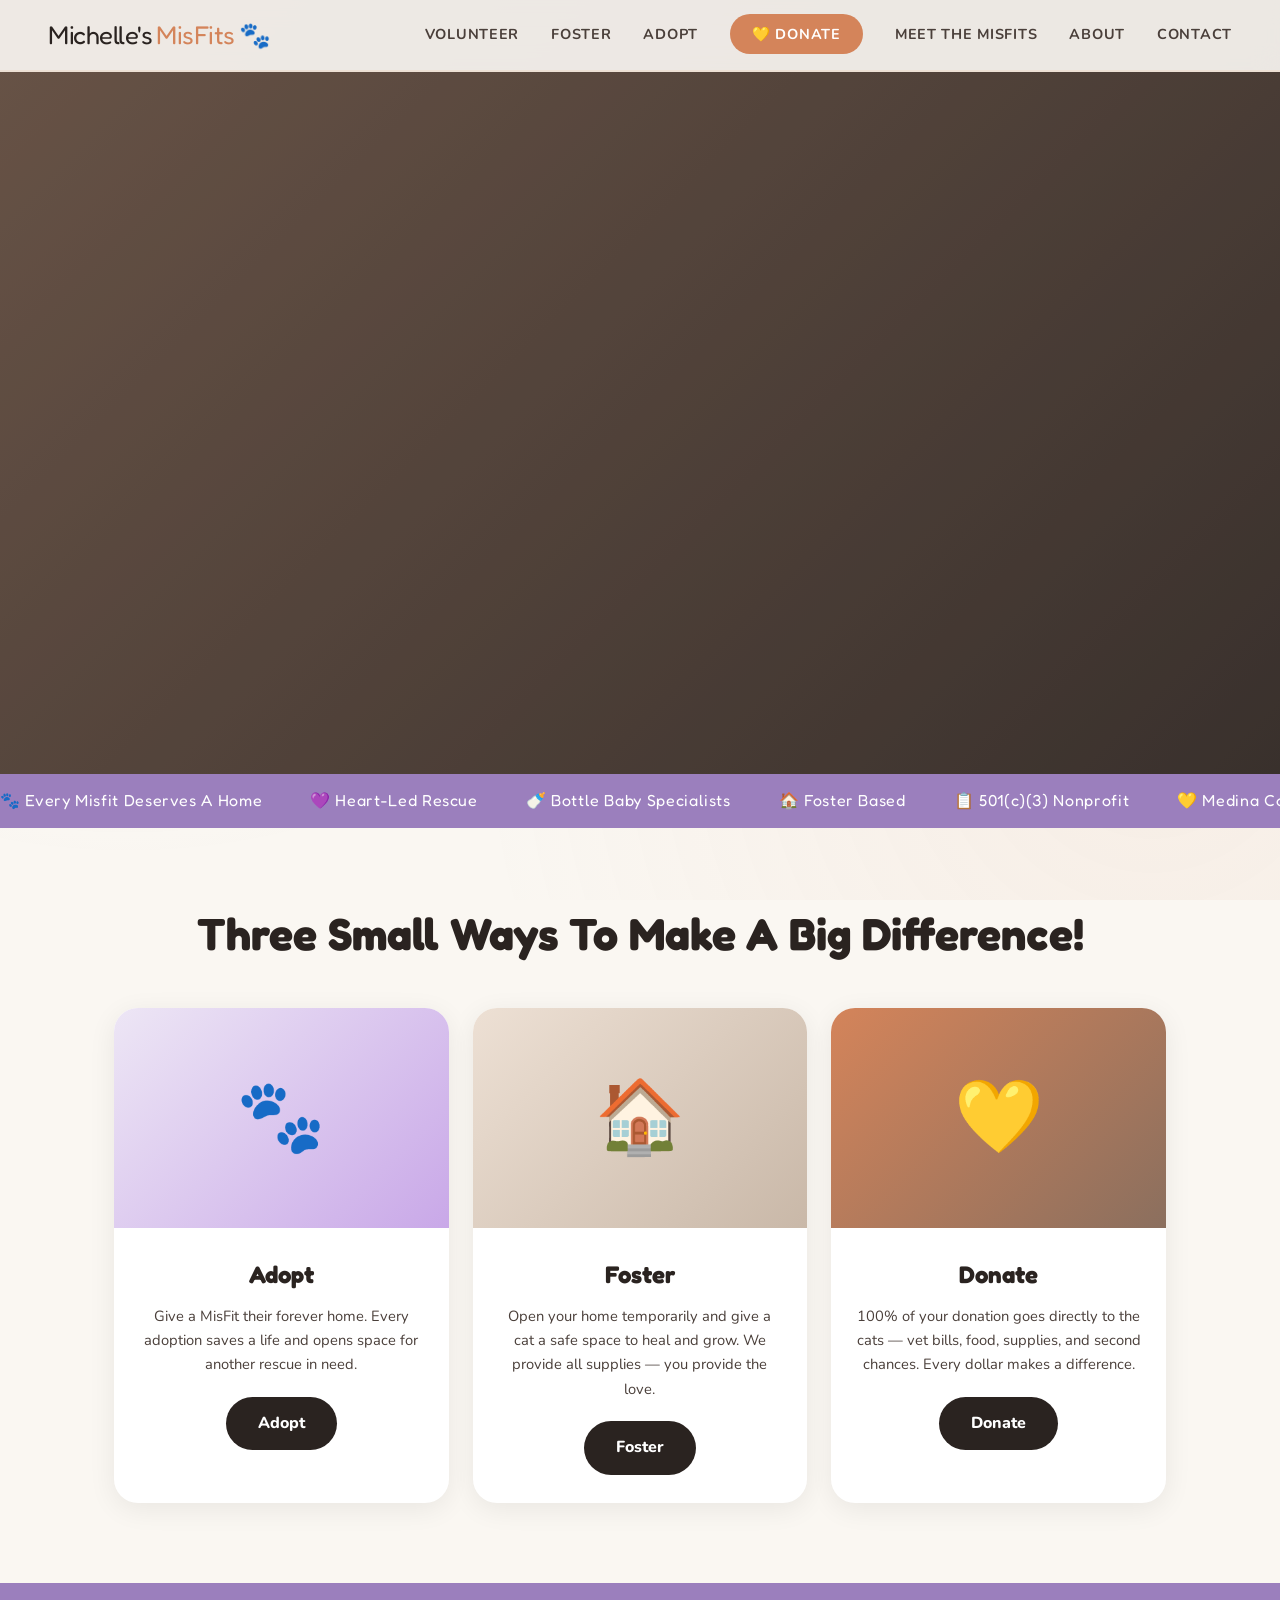
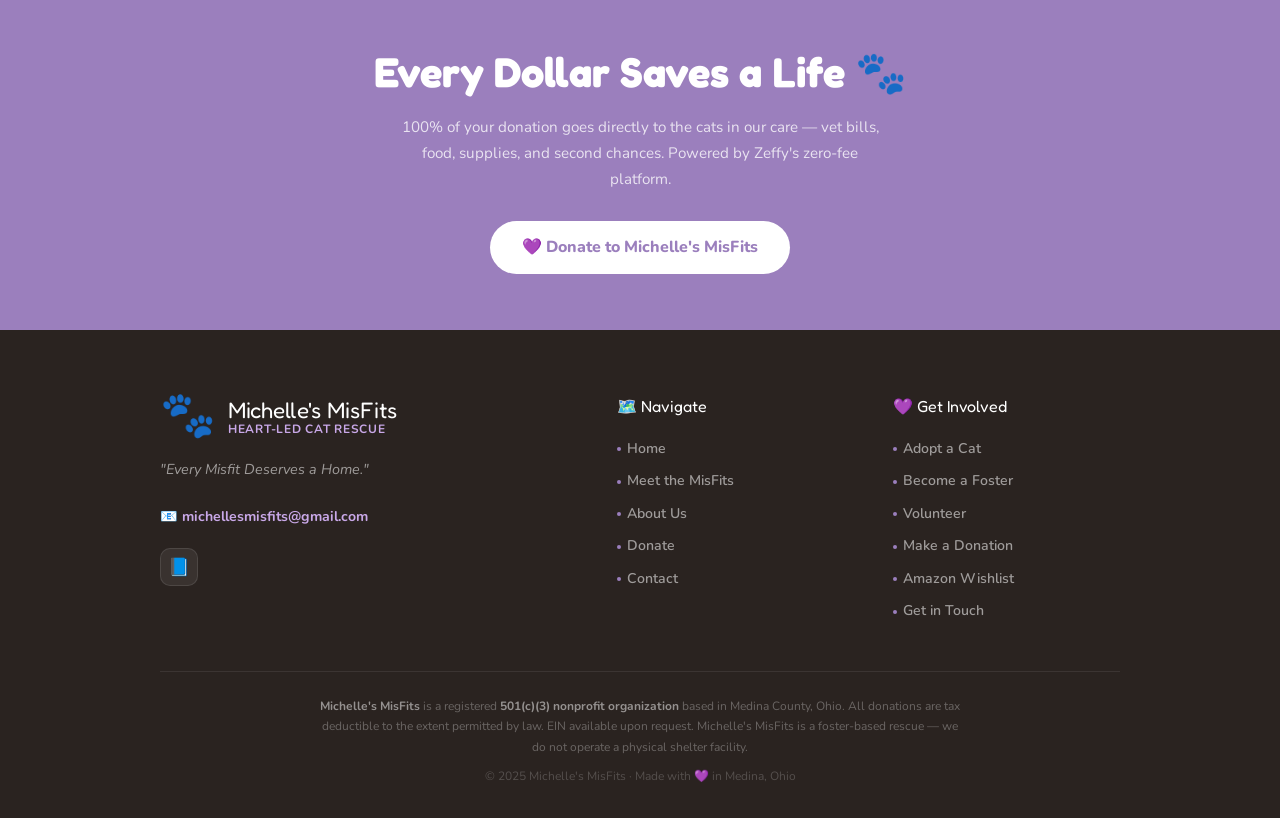
<file: index.html>
<!DOCTYPE html>
<html lang="en">
<head>
  <meta charset="UTF-8">
  <meta name="viewport" content="width=device-width, initial-scale=1.0">
  <title>Michelle's MisFits Cat Rescue | Medina County, Ohio</title>
  <meta name="description" content="Michelle's MisFits is a nonprofit cat rescue in Medina County, Ohio dedicated to saving, fostering, and finding forever homes for cats in need.">
  <link rel="preconnect" href="https://fonts.googleapis.com">
  <link rel="preconnect" href="https://fonts.gstatic.com" crossorigin>
  <link href="https://fonts.googleapis.com/css2?family=Fredoka+One&family=Lora:ital,wght@0,400;0,700;1,400&family=Nunito:wght@400;600;700;800&display=swap" rel="stylesheet">
  <link rel="stylesheet" href="styles.css">
</head>
<body>

  <!-- NAV -->
  <nav>
    <a href="index.html" class="nav-logo">Michelle's <span>MisFits</span> 🐾</a>
    <button class="hamburger" onclick="document.querySelector('.nav-links').classList.toggle('open')" aria-label="Toggle menu">
      <span></span><span></span><span></span>
    </button>
    <ul class="nav-links">
      <li><a href="volunteer.html">Volunteer</a></li>
      <li><a href="foster.html">Foster</a></li>
      <li><a href="adopt.html">Adopt</a></li>
      <li><a href="donate.html" class="nav-donate">💛 Donate</a></li>
      <li><a href="meet-the-misfits.html">Meet The Misfits</a></li>
      <li><a href="about.html">About</a></li>
      <li><a href="contact.html">Contact</a></li>
    </ul>
  </nav>

  <!-- HERO — full-viewport bg image with marquee at bottom -->
  <section class="home-hero">
    <div class="home-hero-overlay"></div>
    <div class="home-hero-marquee">
      <div class="marquee-track">
        <span class="marquee-item">🐾 Every Misfit Deserves A Home</span>
        <span class="marquee-item">💜 Heart-Led Rescue</span>
        <span class="marquee-item">🍼 Bottle Baby Specialists</span>
        <span class="marquee-item">🏠 Foster Based</span>
        <span class="marquee-item">📋 501(c)(3) Nonprofit</span>
        <span class="marquee-item">💛 Medina County Ohio</span>
        <span class="marquee-item">🐾 Every Misfit Deserves A Home</span>
        <span class="marquee-item">💜 Heart-Led Rescue</span>
        <span class="marquee-item">🍼 Bottle Baby Specialists</span>
        <span class="marquee-item">🏠 Foster Based</span>
        <span class="marquee-item">📋 501(c)(3) Nonprofit</span>
        <span class="marquee-item">💛 Medina County Ohio</span>
      </div>
    </div>
  </section>

  <!-- THREE CARDS -->
  <section class="three-cards-section">
    <div class="container">
      <h2 class="section-title">Three Small Ways To Make A Big Difference!</h2>
      <div class="three-cards-grid">

        <div class="home-card">
          <div class="home-card-img" style="background: linear-gradient(135deg, #EDE6F5, #C9A8E8);">
            <span class="home-card-emoji">🐾</span>
          </div>
          <div class="home-card-body">
            <h3>Adopt</h3>
            <p>Give a MisFit their forever home. Every adoption saves a life and opens space for another rescue in need.</p>
            <a href="adopt.html" class="btn btn-primary">Adopt</a>
          </div>
        </div>

        <div class="home-card">
          <div class="home-card-img" style="background: linear-gradient(135deg, #EDE0D4, #C9B8A8);">
            <span class="home-card-emoji">🏠</span>
          </div>
          <div class="home-card-body">
            <h3>Foster</h3>
            <p>Open your home temporarily and give a cat a safe space to heal and grow. We provide all supplies — you provide the love.</p>
            <a href="foster.html" class="btn btn-primary">Foster</a>
          </div>
        </div>

        <div class="home-card">
          <div class="home-card-img" style="background: linear-gradient(135deg, #D4845A, #8B6F5E);">
            <span class="home-card-emoji">💛</span>
          </div>
          <div class="home-card-body">
            <h3>Donate</h3>
            <p>100% of your donation goes directly to the cats — vet bills, food, supplies, and second chances. Every dollar makes a difference.</p>
            <a href="donate.html" class="btn btn-primary">Donate</a>
          </div>
        </div>

      </div>
    </div>
  </section>

  <!-- PRE-FOOTER + FOOTER -->
  <div class="pre-footer">
    <h2>Every Dollar Saves a Life 🐾</h2>
    <p>100% of your donation goes directly to the cats in our care — vet bills, food, supplies, and second chances. Powered by Zeffy's zero-fee platform.</p>
    <a href="donate.html" class="btn btn-white">💜 Donate to Michelle's MisFits</a>
  </div>

  <footer class="site-footer">
    <div class="footer-inner">
      <div class="footer-brand">
        <div class="footer-logo-wrap">
          <span class="footer-logo-emoji">🐾</span>
          <div class="footer-logo-text">
            Michelle's MisFits
            <span>Heart-Led Cat Rescue</span>
          </div>
        </div>
        <p class="footer-tagline">"Every Misfit Deserves a Home."</p>
        <a href="mailto:michellesmisfits@gmail.com" class="footer-email">📧 michellesmisfits@gmail.com</a>
        <div class="social-row">
          <a href="https://www.facebook.com/people/Michelles-MisFits/61588506330817/" target="_blank" class="social-icon" title="Facebook">📘</a>
        </div>
      </div>
      <div class="footer-nav-col">
        <div class="footer-nav-title">🗺️ Navigate</div>
        <ul class="footer-nav-list">
          <li><a href="index.html"><span class="nav-dot"></span>Home</a></li>
          <li><a href="meet-the-misfits.html"><span class="nav-dot"></span>Meet the MisFits</a></li>
          <li><a href="about.html"><span class="nav-dot"></span>About Us</a></li>
          <li><a href="donate.html"><span class="nav-dot"></span>Donate</a></li>
          <li><a href="contact.html"><span class="nav-dot"></span>Contact</a></li>
        </ul>
      </div>
      <div class="footer-nav-col">
        <div class="footer-nav-title">💜 Get Involved</div>
        <ul class="footer-nav-list">
          <li><a href="adopt.html"><span class="nav-dot"></span>Adopt a Cat</a></li>
          <li><a href="foster.html"><span class="nav-dot"></span>Become a Foster</a></li>
          <li><a href="volunteer.html"><span class="nav-dot"></span>Volunteer</a></li>
          <li><a href="donate.html"><span class="nav-dot"></span>Make a Donation</a></li>
          <li><a href="https://www.amazon.com" target="_blank"><span class="nav-dot"></span>Amazon Wishlist</a></li>
          <li><a href="contact.html"><span class="nav-dot"></span>Get in Touch</a></li>
        </ul>
      </div>
    </div>
    <div class="footer-bottom">
      <p class="disclaimer">
        <strong>Michelle's MisFits</strong> is a registered <strong>501(c)(3) nonprofit organization</strong> based in Medina County, Ohio. All donations are tax deductible to the extent permitted by law. EIN available upon request. Michelle's MisFits is a foster-based rescue — we do not operate a physical shelter facility.
      </p>
      <p class="copyright">© 2025 Michelle's MisFits · Made with <span class="heart">💜</span> in Medina, Ohio</p>
    </div>
  </footer>

</body>
</html>
</file>
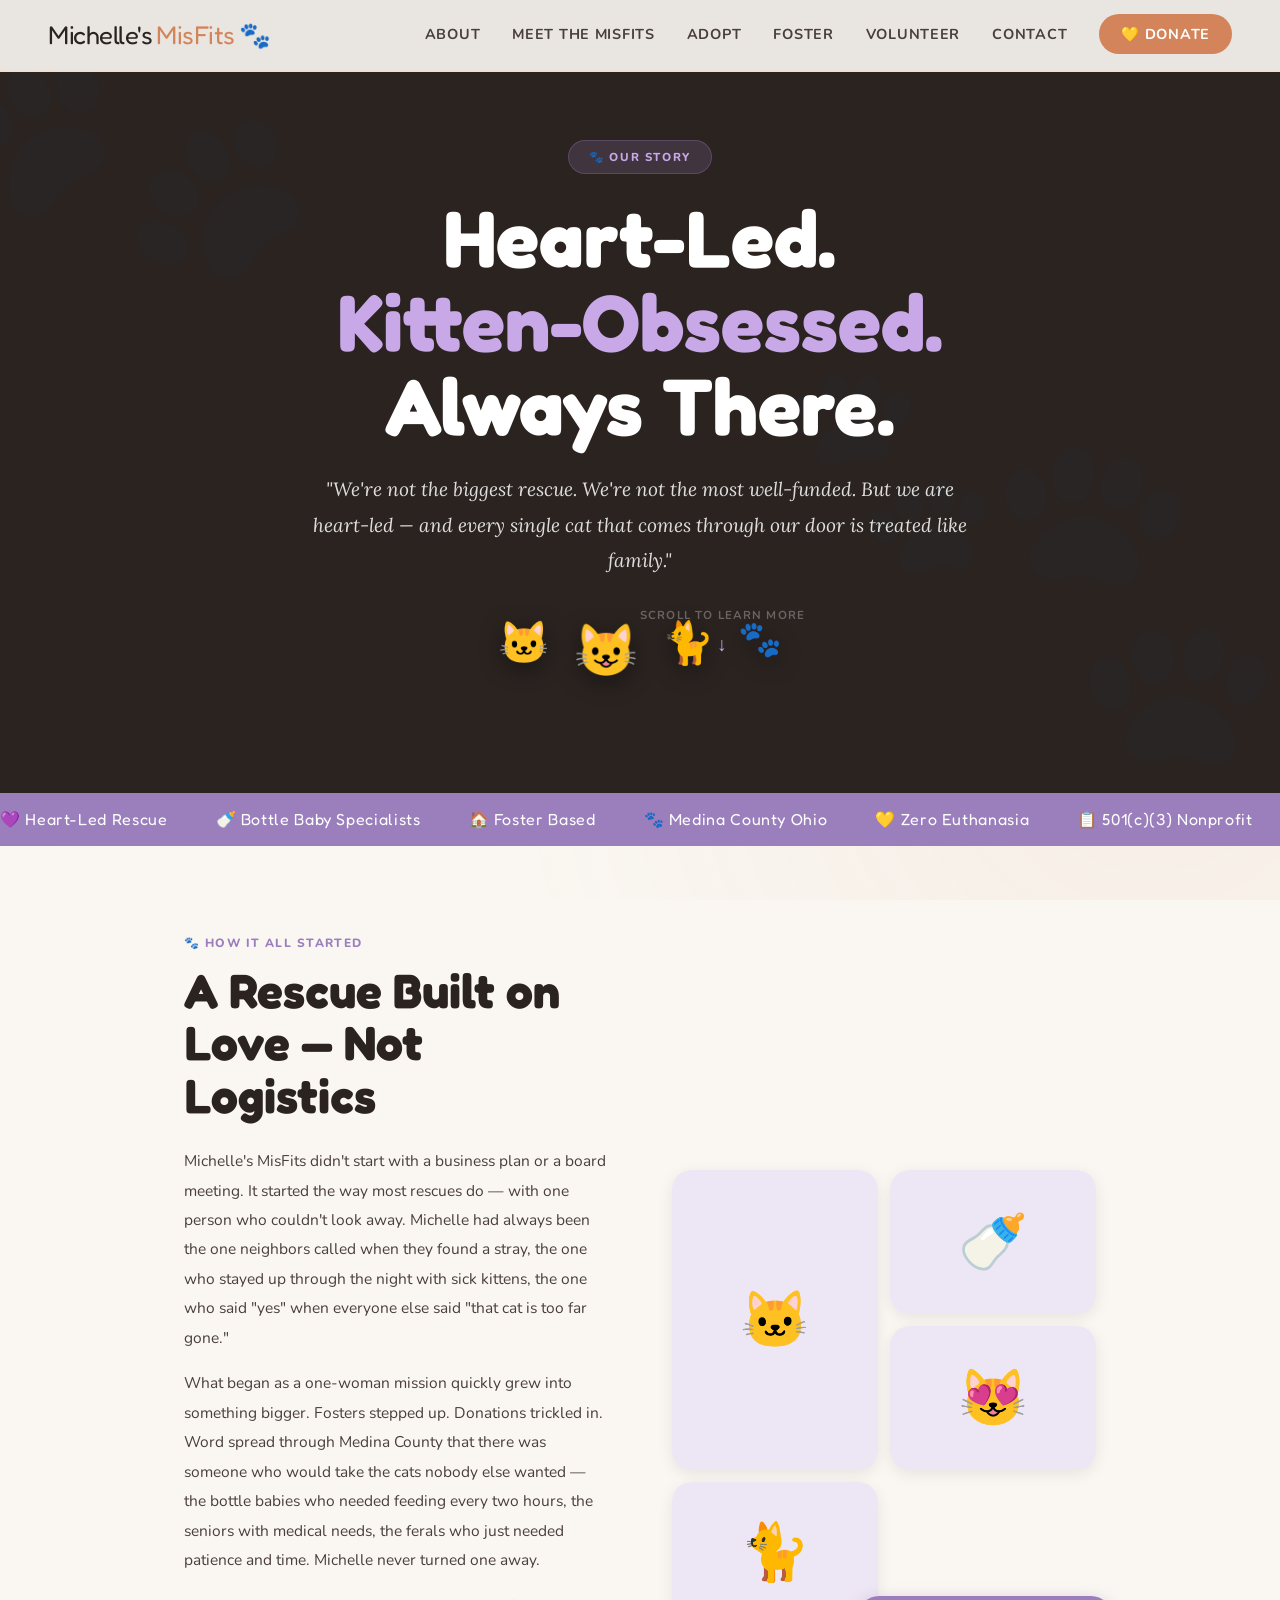
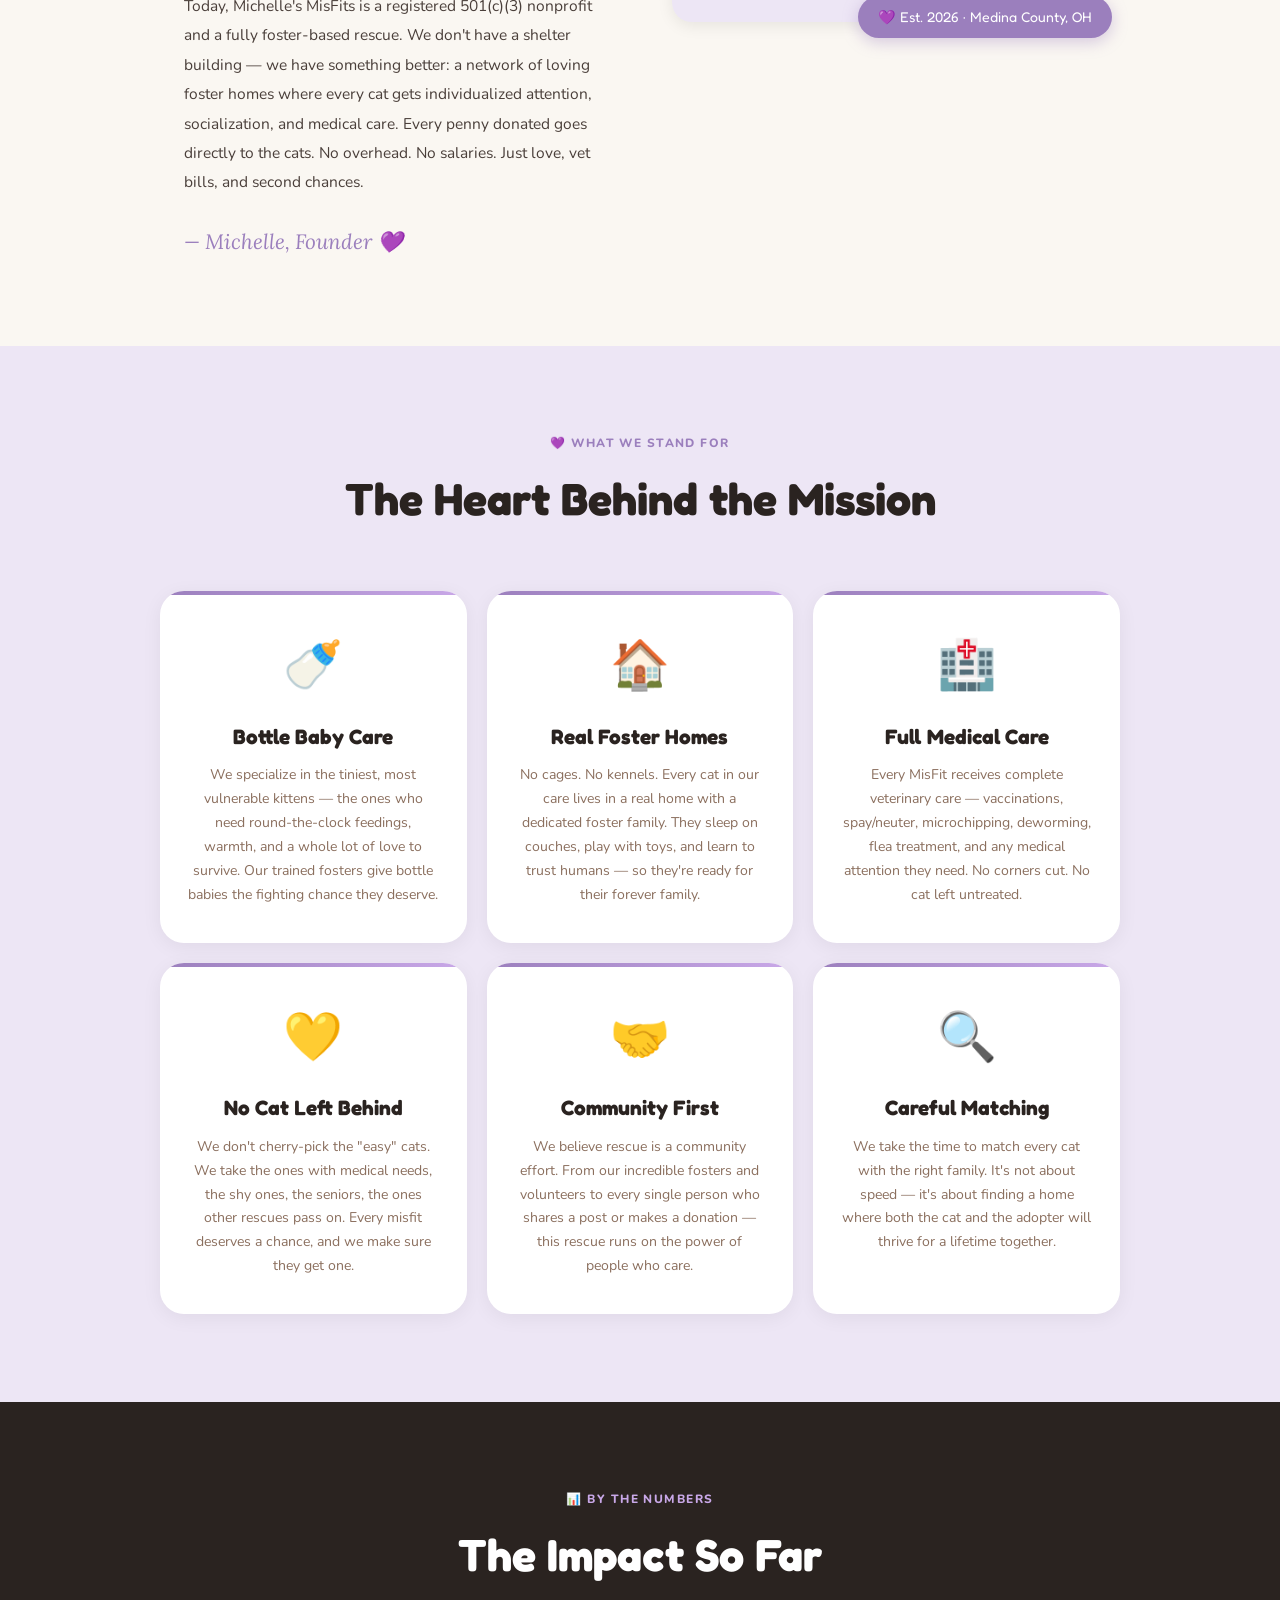
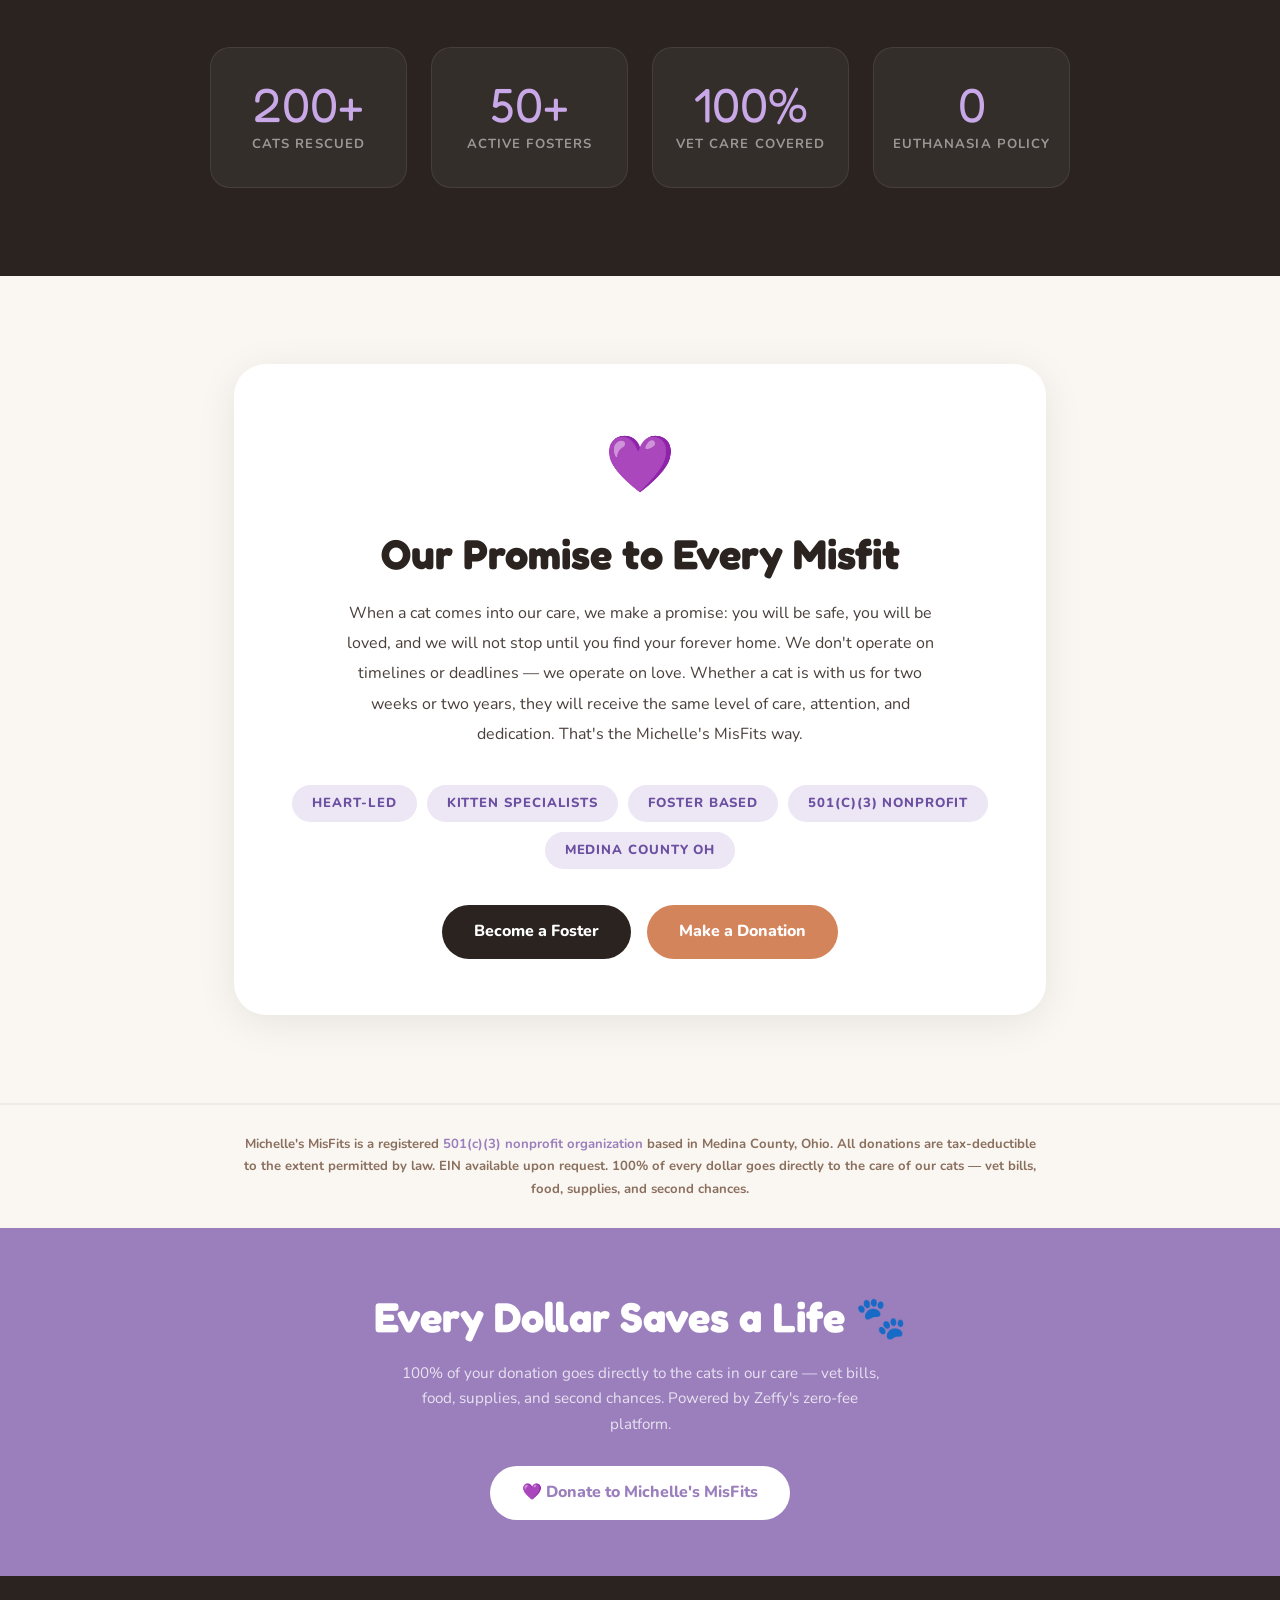
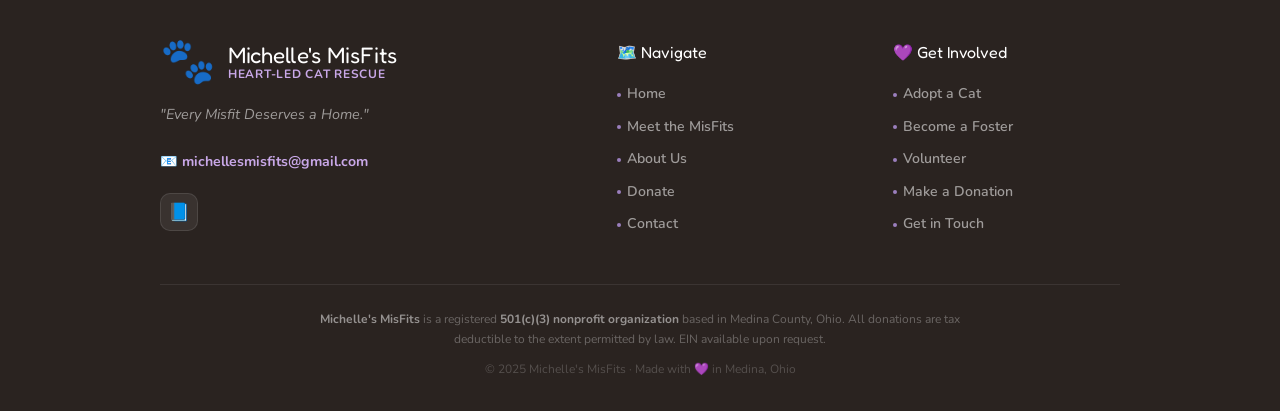
<file: about.html>
<!DOCTYPE html>
<html lang="en">
<head>
  <meta charset="UTF-8">
  <meta name="viewport" content="width=device-width, initial-scale=1.0">
  <title>About Us | Michelle's MisFits Cat Rescue</title>
  <meta name="description" content="Learn about Michelle's MisFits — a heart-led, foster-based cat rescue in Medina County, Ohio. Specializing in bottle babies and second chances.">
  <link rel="preconnect" href="https://fonts.googleapis.com">
  <link rel="preconnect" href="https://fonts.gstatic.com" crossorigin>
  <link href="https://fonts.googleapis.com/css2?family=Fredoka+One&family=Lora:ital,wght@0,400;0,700;1,400;1,700&family=Nunito:wght@400;600;700;800;900&display=swap" rel="stylesheet">
  <link rel="stylesheet" href="styles.css">
</head>
<body>

<!-- ============ NAV ============ -->
<nav>
  <a href="index.html" class="nav-logo">Michelle's <span>MisFits</span> 🐾</a>
  <button class="hamburger" onclick="document.querySelector('.nav-links').classList.toggle('open')" aria-label="Toggle menu"><span></span><span></span><span></span></button>
  <ul class="nav-links">
    <li><a href="about.html">About</a></li>
    <li><a href="meet-the-misfits.html">Meet the MisFits</a></li>
    <li><a href="adopt.html">Adopt</a></li>
    <li><a href="foster.html">Foster</a></li>
    <li><a href="volunteer.html">Volunteer</a></li>
    <li><a href="contact.html">Contact</a></li>
    <li><a href="donate.html" class="nav-donate">💛 Donate</a></li>
  </ul>
</nav>

<!-- ============ 1. DARK HERO ============ -->
<section class="page-hero about-hero">
  <div class="hero-paw hero-paw-1">🐾</div>
  <div class="hero-paw hero-paw-2">🐾</div>
  <div class="hero-paw hero-paw-3">🐾</div>
  <div class="hero-content">
    <span class="eyebrow-badge">🐾 Our Story</span>
    <h1>Heart-Led.<br><span class="accent">Kitten-Obsessed.</span><br>Always There.</h1>
    <p class="mission-quote" style="font-family:'Lora',serif;font-style:italic;">
      "We're not the biggest rescue. We're not the most well-funded. But we are heart-led — and every single cat that comes through our door is treated like family."
    </p>
    <div class="floating-kittens">
      <span class="float-emoji float-1">🐱</span>
      <span class="float-emoji float-2">😺</span>
      <span class="float-emoji float-3">🐈</span>
      <span class="float-emoji float-4">🐾</span>
    </div>
    <div class="scroll-hint">
      <span>Scroll to learn more</span>
      <div class="scroll-arrow">↓</div>
    </div>
  </div>
</section>

<!-- ============ 2. PURPLE MARQUEE STRIP ============ -->
<div class="marquee-strip">
  <div class="marquee-track">
    <span class="marquee-item">💜 Heart-Led Rescue</span>
    <span class="marquee-item">🍼 Bottle Baby Specialists</span>
    <span class="marquee-item">🏠 Foster Based</span>
    <span class="marquee-item">🐾 Medina County Ohio</span>
    <span class="marquee-item">💛 Zero Euthanasia</span>
    <span class="marquee-item">📋 501(c)(3) Nonprofit</span>
    <span class="marquee-item">🏥 Full Vet Care</span>
    <span class="marquee-item">✨ Every Misfit Deserves a Home</span>
    <!-- Duplicated for seamless loop -->
    <span class="marquee-item">💜 Heart-Led Rescue</span>
    <span class="marquee-item">🍼 Bottle Baby Specialists</span>
    <span class="marquee-item">🏠 Foster Based</span>
    <span class="marquee-item">🐾 Medina County Ohio</span>
    <span class="marquee-item">💛 Zero Euthanasia</span>
    <span class="marquee-item">📋 501(c)(3) Nonprofit</span>
    <span class="marquee-item">🏥 Full Vet Care</span>
    <span class="marquee-item">✨ Every Misfit Deserves a Home</span>
  </div>
</div>

<!-- ============ 3. STORY SECTION ============ -->
<section class="story-section-grid">
  <div class="story-text">
    <span class="section-tag">🐾 How It All Started</span>
    <h2>A Rescue Built on Love — Not Logistics</h2>
    <div class="story-body">
      <p>
        Michelle's MisFits didn't start with a business plan or a board meeting. It started the way most rescues do — with one person who couldn't look away. Michelle had always been the one neighbors called when they found a stray, the one who stayed up through the night with sick kittens, the one who said "yes" when everyone else said "that cat is too far gone."
      </p>
      <p>
        What began as a one-woman mission quickly grew into something bigger. Fosters stepped up. Donations trickled in. Word spread through Medina County that there was someone who would take the cats nobody else wanted — the bottle babies who needed feeding every two hours, the seniors with medical needs, the ferals who just needed patience and time. Michelle never turned one away.
      </p>
      <p>
        Today, Michelle's MisFits is a registered 501(c)(3) nonprofit and a fully foster-based rescue. We don't have a shelter building — we have something better: a network of loving foster homes where every cat gets individualized attention, socialization, and medical care. Every penny donated goes directly to the cats. No overhead. No salaries. Just love, vet bills, and second chances.
      </p>
    </div>
    <p class="founder-signature">— Michelle, Founder 💜</p>
  </div>
  <div class="story-collage">
    <div class="collage-photo collage-photo-1">
      <span class="collage-emoji">🐱</span>
    </div>
    <div class="collage-photo collage-photo-2">
      <span class="collage-emoji">🍼</span>
    </div>
    <div class="collage-photo collage-photo-3">
      <span class="collage-emoji">😻</span>
    </div>
    <div class="collage-photo collage-photo-4">
      <span class="collage-emoji">🐈</span>
    </div>
    <div class="collage-badge">💜 Est. 2026 · Medina County, OH</div>
  </div>
</section>

<!-- ============ 4. HEART VALUES ============ -->
<section class="heart-section">
  <span class="section-tag">💜 What We Stand For</span>
  <h2>The Heart Behind the Mission</h2>
  <div class="values-grid">
    <div class="value-card">
      <div class="value-icon">🍼</div>
      <h3>Bottle Baby Care</h3>
      <p>We specialize in the tiniest, most vulnerable kittens — the ones who need round-the-clock feedings, warmth, and a whole lot of love to survive. Our trained fosters give bottle babies the fighting chance they deserve.</p>
    </div>
    <div class="value-card">
      <div class="value-icon">🏠</div>
      <h3>Real Foster Homes</h3>
      <p>No cages. No kennels. Every cat in our care lives in a real home with a dedicated foster family. They sleep on couches, play with toys, and learn to trust humans — so they're ready for their forever family.</p>
    </div>
    <div class="value-card">
      <div class="value-icon">🏥</div>
      <h3>Full Medical Care</h3>
      <p>Every MisFit receives complete veterinary care — vaccinations, spay/neuter, microchipping, deworming, flea treatment, and any medical attention they need. No corners cut. No cat left untreated.</p>
    </div>
    <div class="value-card">
      <div class="value-icon">💛</div>
      <h3>No Cat Left Behind</h3>
      <p>We don't cherry-pick the "easy" cats. We take the ones with medical needs, the shy ones, the seniors, the ones other rescues pass on. Every misfit deserves a chance, and we make sure they get one.</p>
    </div>
    <div class="value-card">
      <div class="value-icon">🤝</div>
      <h3>Community First</h3>
      <p>We believe rescue is a community effort. From our incredible fosters and volunteers to every single person who shares a post or makes a donation — this rescue runs on the power of people who care.</p>
    </div>
    <div class="value-card">
      <div class="value-icon">🔍</div>
      <h3>Careful Matching</h3>
      <p>We take the time to match every cat with the right family. It's not about speed — it's about finding a home where both the cat and the adopter will thrive for a lifetime together.</p>
    </div>
  </div>
</section>

<!-- ============ 5. NUMBERS SECTION ============ -->
<section class="numbers-section">
  <span class="section-tag">📊 By the Numbers</span>
  <h2>The Impact So Far</h2>
  <div class="numbers-grid">
    <div class="number-card">
      <div class="number-value">200+</div>
      <div class="number-label">Cats Rescued</div>
    </div>
    <div class="number-card">
      <div class="number-value">50+</div>
      <div class="number-label">Active Fosters</div>
    </div>
    <div class="number-card">
      <div class="number-value">100%</div>
      <div class="number-label">Vet Care Covered</div>
    </div>
    <div class="number-card">
      <div class="number-value">0</div>
      <div class="number-label">Euthanasia Policy</div>
    </div>
  </div>
</section>

<!-- ============ 6. PROMISE SECTION ============ -->
<section class="promise-section">
  <div class="promise-card">
    <div class="promise-icon">💜</div>
    <h2>Our Promise to Every Misfit</h2>
    <p class="promise-text">
      When a cat comes into our care, we make a promise: you will be safe, you will be loved, and we will not stop until you find your forever home. We don't operate on timelines or deadlines — we operate on love. Whether a cat is with us for two weeks or two years, they will receive the same level of care, attention, and dedication. That's the Michelle's MisFits way.
    </p>
    <div class="promise-tags">
      <span class="promise-tag">Heart-Led</span>
      <span class="promise-tag">Kitten Specialists</span>
      <span class="promise-tag">Foster Based</span>
      <span class="promise-tag">501(c)(3) Nonprofit</span>
      <span class="promise-tag">Medina County OH</span>
    </div>
    <div class="promise-ctas">
      <a href="foster.html" class="btn btn-primary">Become a Foster</a>
      <a href="donate.html" class="btn btn-secondary">Make a Donation</a>
    </div>
  </div>
</section>

<!-- ============ 7. NONPROFIT BAR ============ -->
<section class="nonprofit-bar">
  <p>Michelle's MisFits is a registered <strong>501(c)(3) nonprofit organization</strong> based in Medina County, Ohio. All donations are tax-deductible to the extent permitted by law. EIN available upon request. 100% of every dollar goes directly to the care of our cats — vet bills, food, supplies, and second chances.</p>
</section>

<!-- ============ PRE-FOOTER + FOOTER ============ -->
<div class="pre-footer">
  <h2>Every Dollar Saves a Life 🐾</h2>
  <p>100% of your donation goes directly to the cats in our care — vet bills, food, supplies, and second chances. Powered by Zeffy's zero-fee platform.</p>
  <a href="donate.html" class="btn btn-white">💜 Donate to Michelle's MisFits</a>
</div>
<footer class="site-footer">
  <div class="footer-inner">
    <div class="footer-brand">
      <div class="footer-logo-wrap">
        <span class="footer-logo-emoji">🐾</span>
        <div class="footer-logo-text">Michelle's MisFits<span>Heart-Led Cat Rescue</span></div>
      </div>
      <p class="footer-tagline">"Every Misfit Deserves a Home."</p>
      <a href="mailto:michellesmisfits@gmail.com" class="footer-email">📧 michellesmisfits@gmail.com</a>
      <div class="social-row">
        <a href="https://www.facebook.com/people/Michelles-MisFits/61588506330817/" target="_blank" class="social-icon" title="Facebook">📘</a>
      </div>
    </div>
    <div class="footer-nav-col">
      <div class="footer-nav-title">🗺️ Navigate</div>
      <ul class="footer-nav-list">
        <li><a href="index.html"><span class="nav-dot"></span>Home</a></li>
        <li><a href="meet-the-misfits.html"><span class="nav-dot"></span>Meet the MisFits</a></li>
        <li><a href="about.html"><span class="nav-dot"></span>About Us</a></li>
        <li><a href="donate.html"><span class="nav-dot"></span>Donate</a></li>
        <li><a href="contact.html"><span class="nav-dot"></span>Contact</a></li>
      </ul>
    </div>
    <div class="footer-nav-col">
      <div class="footer-nav-title">💜 Get Involved</div>
      <ul class="footer-nav-list">
        <li><a href="meet-the-misfits.html"><span class="nav-dot"></span>Adopt a Cat</a></li>
        <li><a href="foster.html"><span class="nav-dot"></span>Become a Foster</a></li>
        <li><a href="volunteer.html"><span class="nav-dot"></span>Volunteer</a></li>
        <li><a href="donate.html"><span class="nav-dot"></span>Make a Donation</a></li>
        <li><a href="contact.html"><span class="nav-dot"></span>Get in Touch</a></li>
      </ul>
    </div>
  </div>
  <div class="footer-bottom">
    <p class="disclaimer"><strong>Michelle's MisFits</strong> is a registered <strong>501(c)(3) nonprofit organization</strong> based in Medina County, Ohio. All donations are tax deductible to the extent permitted by law. EIN available upon request.</p>
    <p class="copyright">© 2025 Michelle's MisFits · Made with <span class="heart">💜</span> in Medina, Ohio</p>
  </div>
</footer>

</body>
</html>
</file>
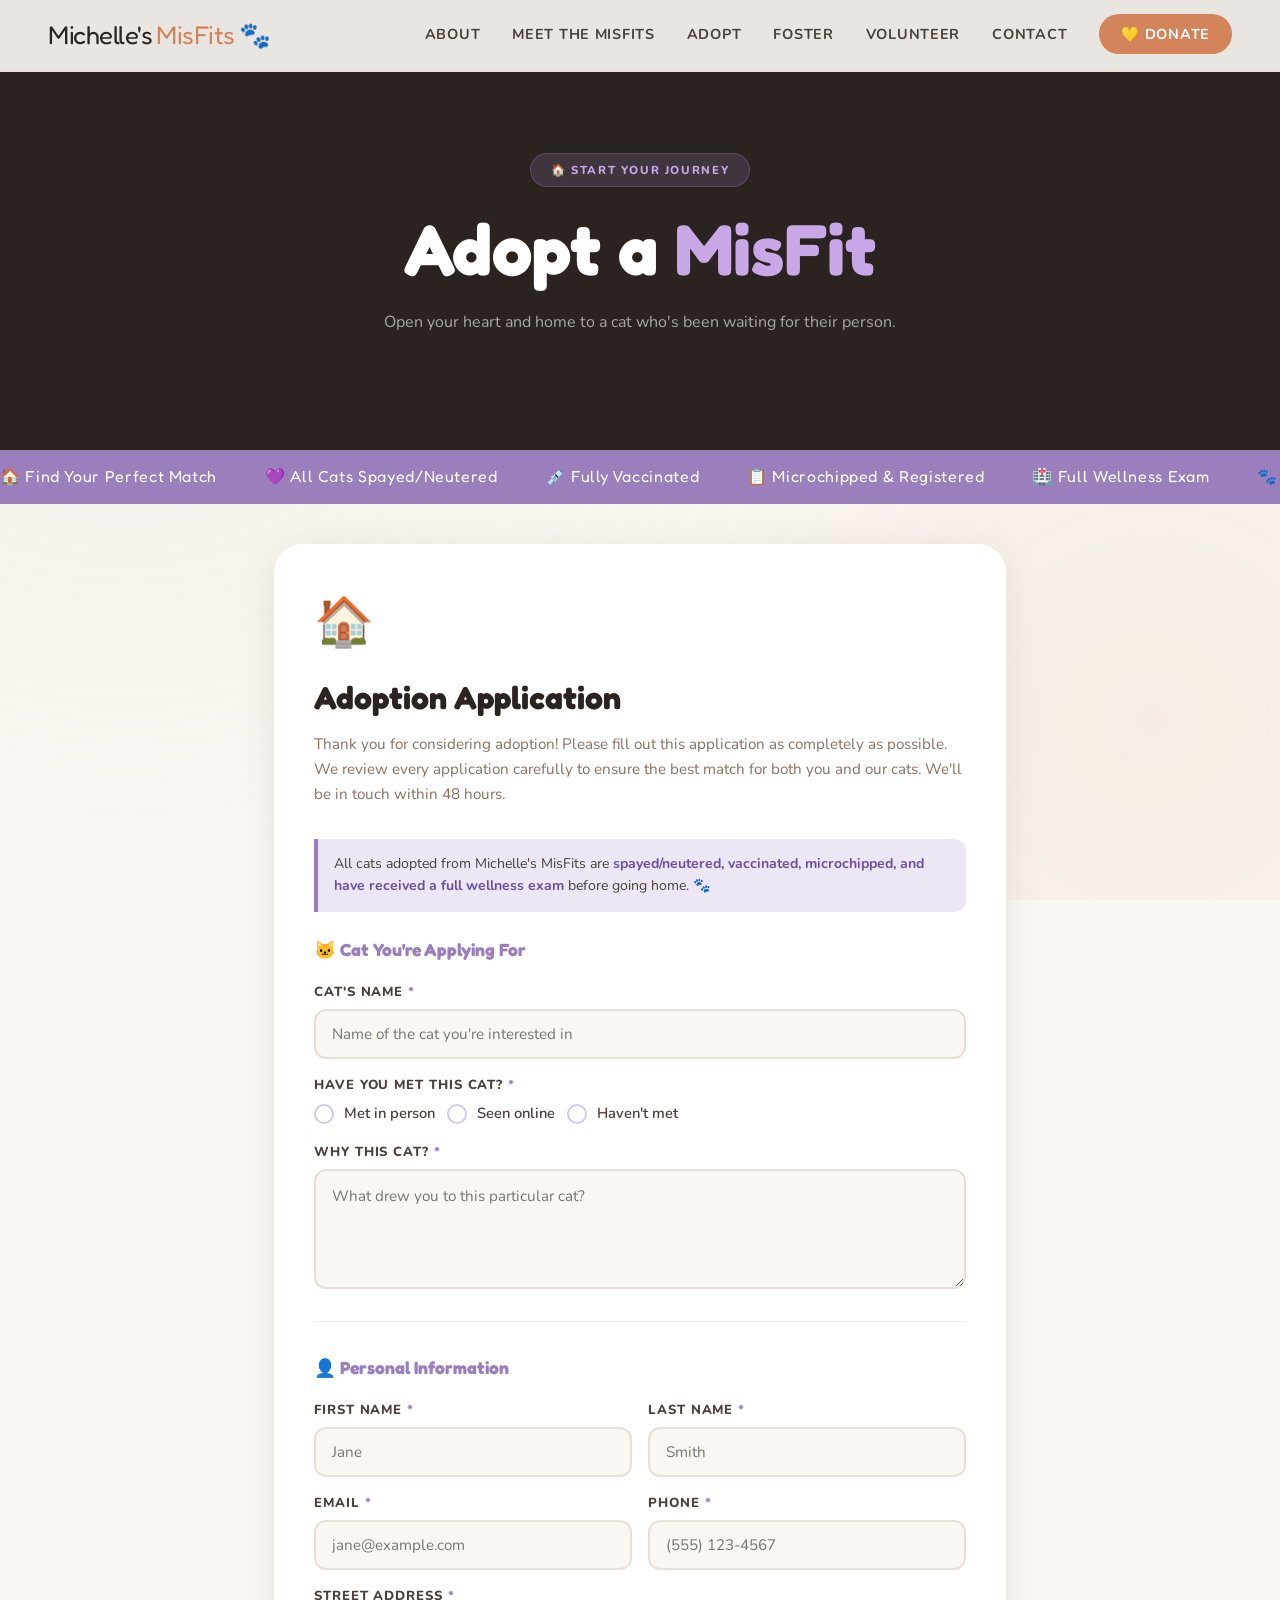
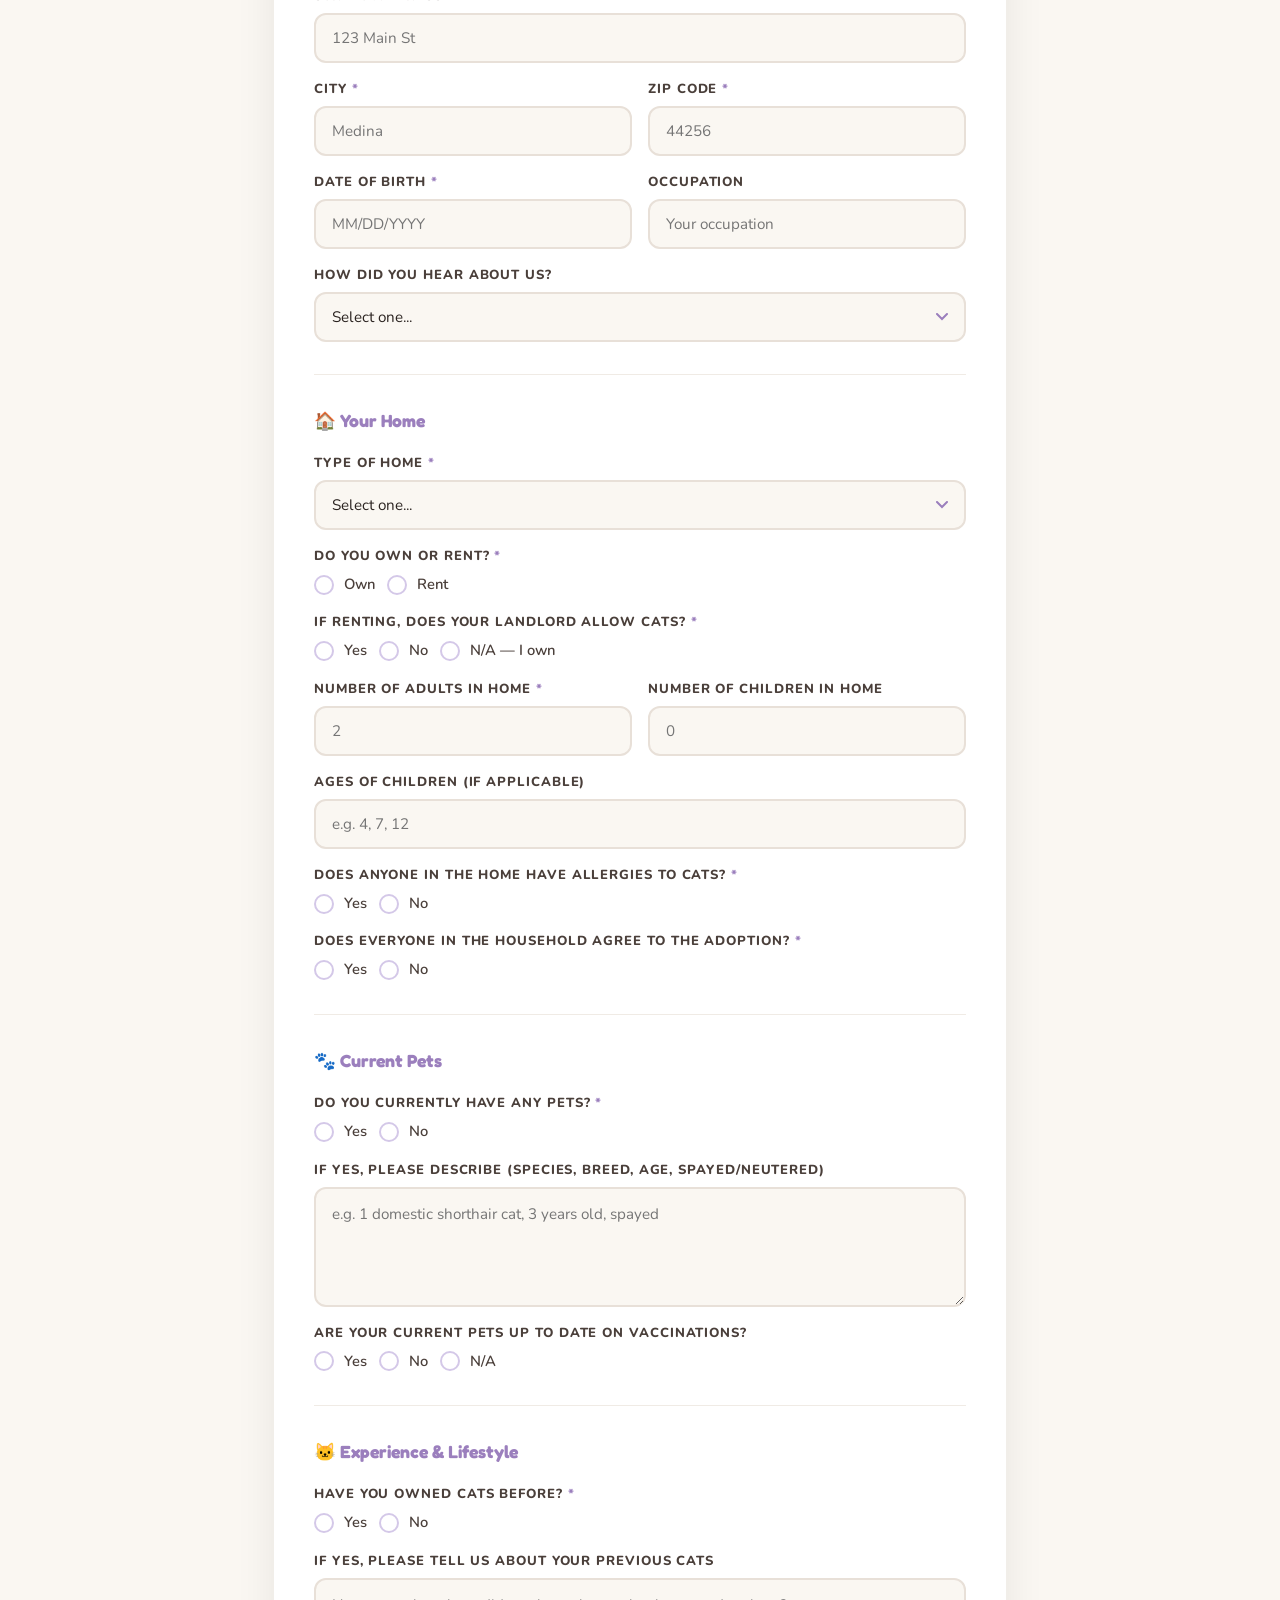
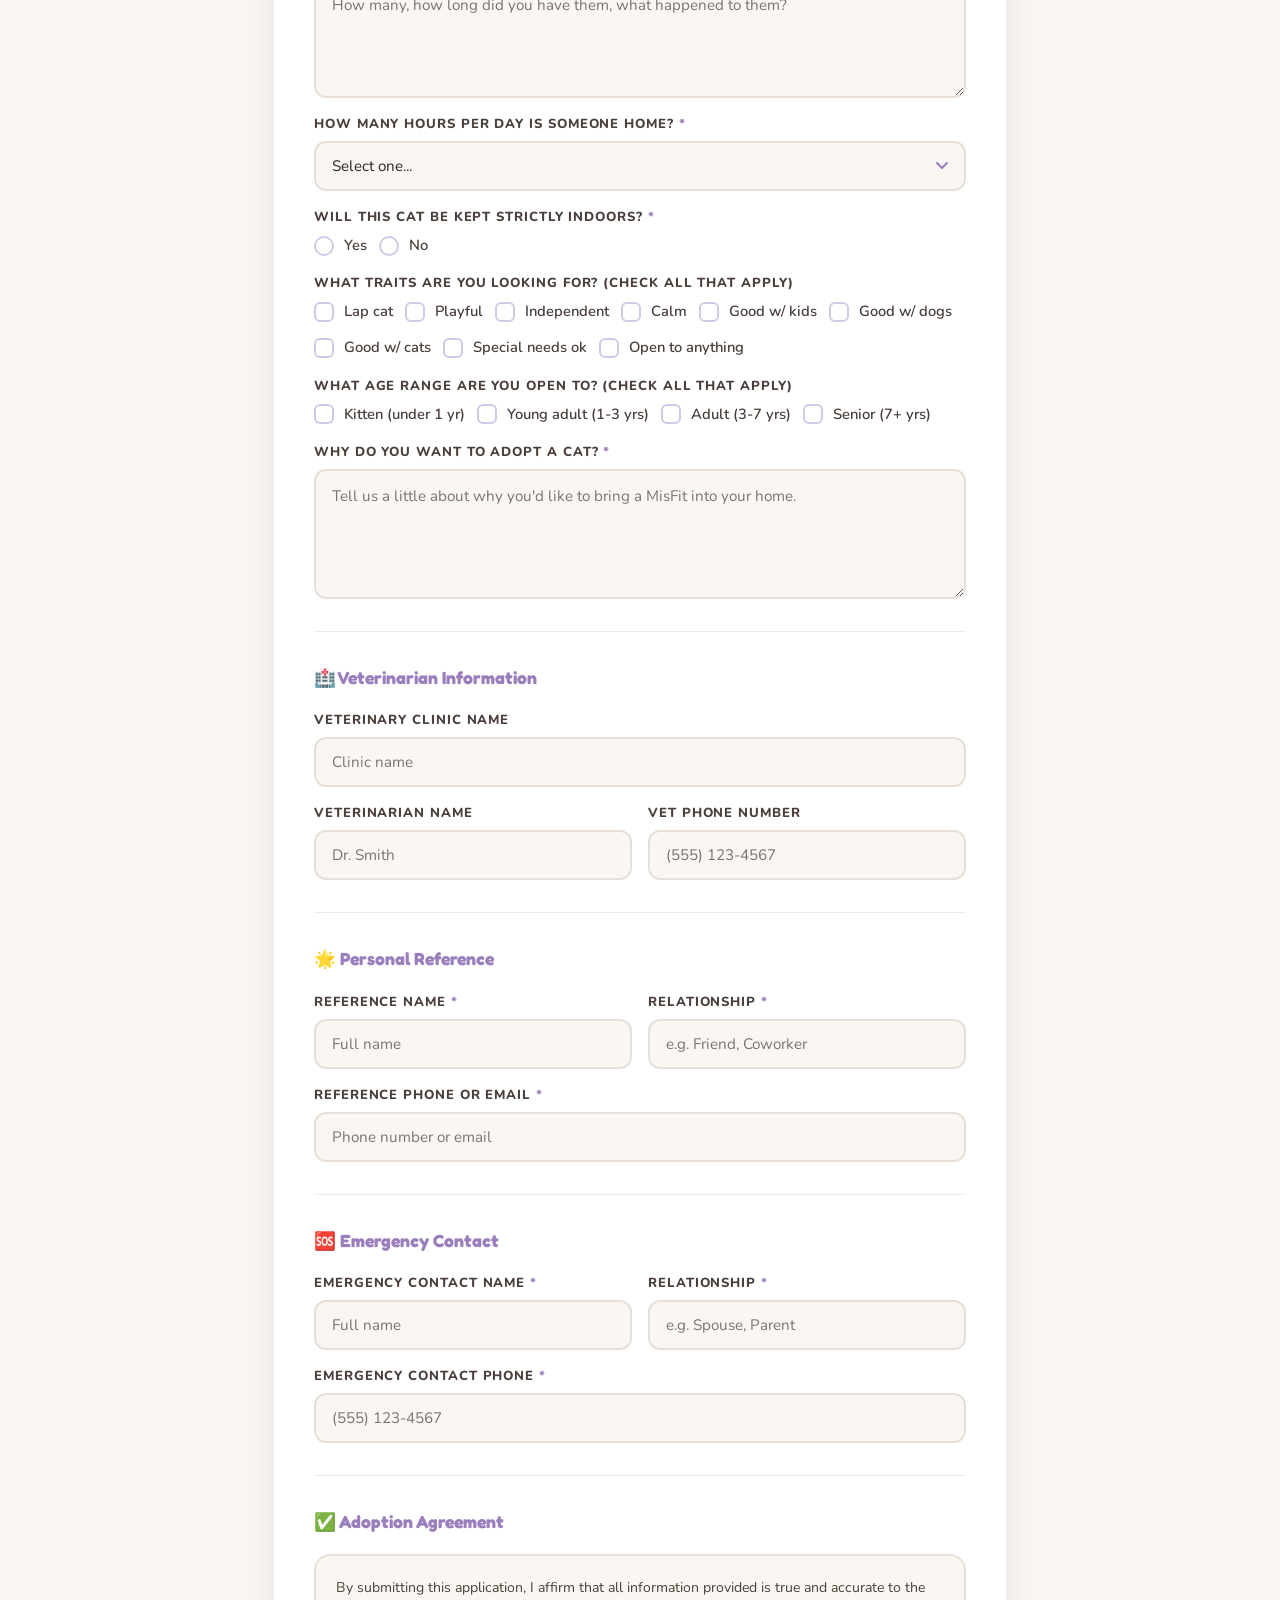
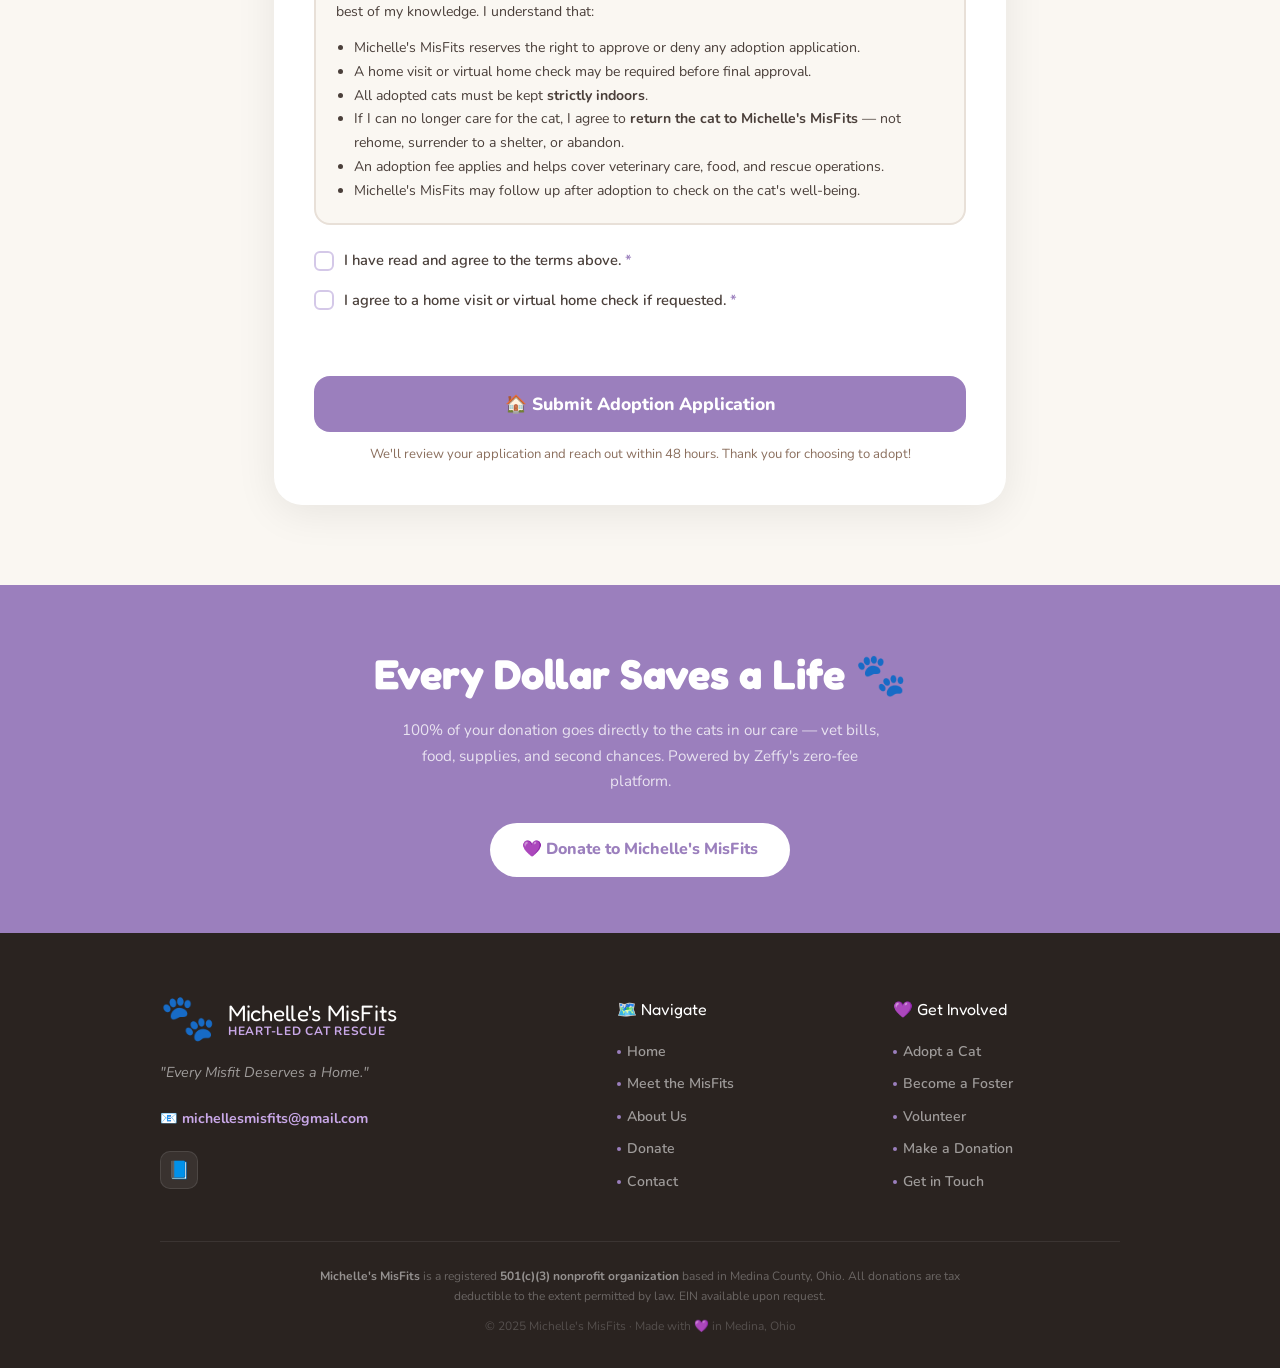
<file: adopt.html>
<!DOCTYPE html>
<html lang="en">
<head>
  <meta charset="UTF-8">
  <meta name="viewport" content="width=device-width, initial-scale=1.0">
  <title>Adoption Application – Michelle's MisFits</title>
  <meta name="description" content="Apply to adopt a MisFit cat. Open your heart and home to a cat who's been waiting for their person.">
  <link rel="preconnect" href="https://fonts.googleapis.com">
  <link rel="preconnect" href="https://fonts.gstatic.com" crossorigin>
  <link href="https://fonts.googleapis.com/css2?family=Fredoka+One&family=Nunito:wght@400;600;700;800;900&display=swap" rel="stylesheet">
  <link rel="stylesheet" href="styles.css">
</head>
<body>

<!-- NAV -->
<nav>
  <a href="index.html" class="nav-logo">Michelle's <span>MisFits</span> 🐾</a>
  <button class="hamburger" onclick="document.querySelector('.nav-links').classList.toggle('open')" aria-label="Toggle menu"><span></span><span></span><span></span></button>
  <ul class="nav-links">
    <li><a href="about.html">About</a></li>
    <li><a href="meet-the-misfits.html">Meet the MisFits</a></li>
    <li><a href="adopt.html">Adopt</a></li>
    <li><a href="foster.html">Foster</a></li>
    <li><a href="volunteer.html">Volunteer</a></li>
    <li><a href="contact.html">Contact</a></li>
    <li><a href="donate.html" class="nav-donate">💛 Donate</a></li>
  </ul>
</nav>

<!-- 1. DARK HERO -->
<section class="page-hero">
  <div class="hero-inner">
    <span class="hero-eyebrow">🏠 Start Your Journey</span>
    <h1>Adopt a <span class="accent">MisFit</span></h1>
    <p class="hero-sub">Open your heart and home to a cat who's been waiting for their person.</p>
  </div>
</section>

<!-- 2. PURPLE MARQUEE -->
<div class="marquee-strip">
  <div class="marquee-track">
    <span class="marquee-item">🏠 Find Your Perfect Match</span>
    <span class="marquee-item">💜 All Cats Spayed/Neutered</span>
    <span class="marquee-item">💉 Fully Vaccinated</span>
    <span class="marquee-item">📋 Microchipped & Registered</span>
    <span class="marquee-item">🏥 Full Wellness Exam</span>
    <span class="marquee-item">🐾 Indoor-Only Homes</span>
    <span class="marquee-item">✨ Every MisFit Deserves a Home</span>
    <span class="marquee-item">💛 Adoption Saves Lives</span>
    <!-- Duplicated for seamless loop -->
    <span class="marquee-item">🏠 Find Your Perfect Match</span>
    <span class="marquee-item">💜 All Cats Spayed/Neutered</span>
    <span class="marquee-item">💉 Fully Vaccinated</span>
    <span class="marquee-item">📋 Microchipped & Registered</span>
    <span class="marquee-item">🏥 Full Wellness Exam</span>
    <span class="marquee-item">🐾 Indoor-Only Homes</span>
    <span class="marquee-item">✨ Every MisFit Deserves a Home</span>
    <span class="marquee-item">💛 Adoption Saves Lives</span>
  </div>
</div>

<!-- 3. FORM -->
<div class="forms-page">
  <div class="form-card">
    <div class="form-header">
      <span class="form-icon">🏠</span>
      <h2 class="form-title-lg">Adoption Application</h2>
      <p class="form-subtitle">Thank you for considering adoption! Please fill out this application as completely as possible. We review every application carefully to ensure the best match for both you and our cats. We'll be in touch within 48 hours.</p>
    </div>

    <div class="notice-box">
      All cats adopted from Michelle's MisFits are <strong>spayed/neutered, vaccinated, microchipped, and have received a full wellness exam</strong> before going home. 🐾
    </div>

    <form action="https://formspree.io/f/xreavzgw" method="POST" onsubmit="handleSubmit(event)">

      <!-- 🐱 Cat You're Applying For -->
      <div class="form-section">
        <h3 class="section-label">🐱 Cat You're Applying For</h3>
        <div class="field-grid">
          <div class="field-group field-full">
            <label class="field-label">Cat's Name <span class="field-req">*</span></label>
            <input type="text" name="cat_name" required placeholder="Name of the cat you're interested in">
          </div>
          <div class="field-group field-full">
            <label class="field-label">Have You Met This Cat? <span class="field-req">*</span></label>
            <div class="radio-group inline">
              <label class="radio-item"><input type="radio" name="met_cat" value="Met in person" required> <label>Met in person</label></label>
              <label class="radio-item"><input type="radio" name="met_cat" value="Seen online"> <label>Seen online</label></label>
              <label class="radio-item"><input type="radio" name="met_cat" value="Haven't met"> <label>Haven't met</label></label>
            </div>
          </div>
          <div class="field-group field-full">
            <label class="field-label">Why This Cat? <span class="field-req">*</span></label>
            <textarea name="why_this_cat" required placeholder="What drew you to this particular cat?" rows="3"></textarea>
          </div>
        </div>
      </div>

      <!-- 👤 Personal Information -->
      <div class="form-section">
        <h3 class="section-label">👤 Personal Information</h3>
        <div class="field-grid">
          <div class="field-group">
            <label class="field-label">First Name <span class="field-req">*</span></label>
            <input type="text" name="first_name" required placeholder="Jane">
          </div>
          <div class="field-group">
            <label class="field-label">Last Name <span class="field-req">*</span></label>
            <input type="text" name="last_name" required placeholder="Smith">
          </div>
          <div class="field-group">
            <label class="field-label">Email <span class="field-req">*</span></label>
            <input type="email" name="email" required placeholder="jane@example.com">
          </div>
          <div class="field-group">
            <label class="field-label">Phone <span class="field-req">*</span></label>
            <input type="tel" name="phone" required placeholder="(555) 123-4567">
          </div>
          <div class="field-group field-full">
            <label class="field-label">Street Address <span class="field-req">*</span></label>
            <input type="text" name="address" required placeholder="123 Main St">
          </div>
          <div class="field-group">
            <label class="field-label">City <span class="field-req">*</span></label>
            <input type="text" name="city" required placeholder="Medina">
          </div>
          <div class="field-group">
            <label class="field-label">ZIP Code <span class="field-req">*</span></label>
            <input type="text" name="zip" required placeholder="44256">
          </div>
          <div class="field-group">
            <label class="field-label">Date of Birth <span class="field-req">*</span></label>
            <input type="text" name="dob" required placeholder="MM/DD/YYYY">
          </div>
          <div class="field-group">
            <label class="field-label">Occupation</label>
            <input type="text" name="occupation" placeholder="Your occupation">
          </div>
          <div class="field-group field-full">
            <label class="field-label">How Did You Hear About Us?</label>
            <select name="how_heard">
              <option value="" disabled selected>Select one...</option>
              <option value="Facebook">Facebook</option>
              <option value="Instagram">Instagram</option>
              <option value="Friend/Family">Friend or Family</option>
              <option value="Google">Google Search</option>
              <option value="Event">Event</option>
              <option value="Petfinder">Petfinder</option>
              <option value="Other">Other</option>
            </select>
          </div>
        </div>
      </div>

      <!-- 🏠 Your Home -->
      <div class="form-section">
        <h3 class="section-label">🏠 Your Home</h3>
        <div class="field-grid">
          <div class="field-group field-full">
            <label class="field-label">Type of Home <span class="field-req">*</span></label>
            <select name="home_type" required>
              <option value="" disabled selected>Select one...</option>
              <option value="House">House</option>
              <option value="Apartment">Apartment</option>
              <option value="Condo">Condo</option>
              <option value="Townhouse">Townhouse</option>
              <option value="Mobile Home">Mobile Home</option>
              <option value="Other">Other</option>
            </select>
          </div>
          <div class="field-group field-full">
            <label class="field-label">Do You Own or Rent? <span class="field-req">*</span></label>
            <div class="radio-group inline">
              <label class="radio-item"><input type="radio" name="own_rent" value="Own" required> <label>Own</label></label>
              <label class="radio-item"><input type="radio" name="own_rent" value="Rent"> <label>Rent</label></label>
            </div>
          </div>
          <div class="field-group field-full">
            <label class="field-label">If Renting, Does Your Landlord Allow Cats? <span class="field-req">*</span></label>
            <div class="radio-group inline">
              <label class="radio-item"><input type="radio" name="landlord" value="Yes" required> <label>Yes</label></label>
              <label class="radio-item"><input type="radio" name="landlord" value="No"> <label>No</label></label>
              <label class="radio-item"><input type="radio" name="landlord" value="N/A - I own"> <label>N/A — I own</label></label>
            </div>
          </div>
          <div class="field-group">
            <label class="field-label">Number of Adults in Home <span class="field-req">*</span></label>
            <input type="number" name="adults" required min="1" placeholder="2">
          </div>
          <div class="field-group">
            <label class="field-label">Number of Children in Home</label>
            <input type="number" name="children" min="0" placeholder="0">
          </div>
          <div class="field-group field-full">
            <label class="field-label">Ages of Children (if applicable)</label>
            <input type="text" name="children_ages" placeholder="e.g. 4, 7, 12">
          </div>
          <div class="field-group field-full">
            <label class="field-label">Does Anyone in the Home Have Allergies to Cats? <span class="field-req">*</span></label>
            <div class="radio-group inline">
              <label class="radio-item"><input type="radio" name="allergies" value="Yes" required> <label>Yes</label></label>
              <label class="radio-item"><input type="radio" name="allergies" value="No"> <label>No</label></label>
            </div>
          </div>
          <div class="field-group field-full">
            <label class="field-label">Does Everyone in the Household Agree to the Adoption? <span class="field-req">*</span></label>
            <div class="radio-group inline">
              <label class="radio-item"><input type="radio" name="household_agrees" value="Yes" required> <label>Yes</label></label>
              <label class="radio-item"><input type="radio" name="household_agrees" value="No"> <label>No</label></label>
            </div>
          </div>
        </div>
      </div>

      <!-- 🐾 Current Pets -->
      <div class="form-section">
        <h3 class="section-label">🐾 Current Pets</h3>
        <div class="field-grid">
          <div class="field-group field-full">
            <label class="field-label">Do You Currently Have Any Pets? <span class="field-req">*</span></label>
            <div class="radio-group inline">
              <label class="radio-item"><input type="radio" name="has_pets" value="Yes" required> <label>Yes</label></label>
              <label class="radio-item"><input type="radio" name="has_pets" value="No"> <label>No</label></label>
            </div>
          </div>
          <div class="field-group field-full">
            <label class="field-label">If Yes, Please Describe (species, breed, age, spayed/neutered)</label>
            <textarea name="current_pets" placeholder="e.g. 1 domestic shorthair cat, 3 years old, spayed" rows="3"></textarea>
          </div>
          <div class="field-group field-full">
            <label class="field-label">Are Your Current Pets Up to Date on Vaccinations?</label>
            <div class="radio-group inline">
              <label class="radio-item"><input type="radio" name="pet_vaccines" value="Yes"> <label>Yes</label></label>
              <label class="radio-item"><input type="radio" name="pet_vaccines" value="No"> <label>No</label></label>
              <label class="radio-item"><input type="radio" name="pet_vaccines" value="N/A"> <label>N/A</label></label>
            </div>
          </div>
        </div>
      </div>

      <!-- 🐱 Experience & Lifestyle -->
      <div class="form-section">
        <h3 class="section-label">🐱 Experience & Lifestyle</h3>
        <div class="field-grid">
          <div class="field-group field-full">
            <label class="field-label">Have You Owned Cats Before? <span class="field-req">*</span></label>
            <div class="radio-group inline">
              <label class="radio-item"><input type="radio" name="prev_cats" value="Yes" required> <label>Yes</label></label>
              <label class="radio-item"><input type="radio" name="prev_cats" value="No"> <label>No</label></label>
            </div>
          </div>
          <div class="field-group field-full">
            <label class="field-label">If Yes, Please Tell Us About Your Previous Cats</label>
            <textarea name="prev_cats_detail" placeholder="How many, how long did you have them, what happened to them?" rows="3"></textarea>
          </div>
          <div class="field-group field-full">
            <label class="field-label">How Many Hours Per Day Is Someone Home? <span class="field-req">*</span></label>
            <select name="hours_home" required>
              <option value="" disabled selected>Select one...</option>
              <option value="Most of the day (8+)">Most of the day (8+ hours)</option>
              <option value="Half the day (4-8)">Half the day (4-8 hours)</option>
              <option value="A few hours (1-4)">A few hours (1-4 hours)</option>
              <option value="Rarely home">Rarely home during the day</option>
              <option value="Work from home">Work from home</option>
            </select>
          </div>
          <div class="field-group field-full">
            <label class="field-label">Will This Cat Be Kept Strictly Indoors? <span class="field-req">*</span></label>
            <div class="radio-group inline">
              <label class="radio-item"><input type="radio" name="indoor_only" value="Yes" required> <label>Yes</label></label>
              <label class="radio-item"><input type="radio" name="indoor_only" value="No"> <label>No</label></label>
            </div>
          </div>
          <div class="field-group field-full">
            <label class="field-label">What Traits Are You Looking For? (check all that apply)</label>
            <div class="checkbox-group inline">
              <label class="checkbox-item"><input type="checkbox" name="cat_traits" value="Lap cat"> <label>Lap cat</label></label>
              <label class="checkbox-item"><input type="checkbox" name="cat_traits" value="Playful"> <label>Playful</label></label>
              <label class="checkbox-item"><input type="checkbox" name="cat_traits" value="Independent"> <label>Independent</label></label>
              <label class="checkbox-item"><input type="checkbox" name="cat_traits" value="Calm"> <label>Calm</label></label>
              <label class="checkbox-item"><input type="checkbox" name="cat_traits" value="Good with kids"> <label>Good w/ kids</label></label>
              <label class="checkbox-item"><input type="checkbox" name="cat_traits" value="Good with dogs"> <label>Good w/ dogs</label></label>
              <label class="checkbox-item"><input type="checkbox" name="cat_traits" value="Good with cats"> <label>Good w/ cats</label></label>
              <label class="checkbox-item"><input type="checkbox" name="cat_traits" value="Special needs ok"> <label>Special needs ok</label></label>
              <label class="checkbox-item"><input type="checkbox" name="cat_traits" value="Open to anything"> <label>Open to anything</label></label>
            </div>
          </div>
          <div class="field-group field-full">
            <label class="field-label">What Age Range Are You Open To? (check all that apply)</label>
            <div class="checkbox-group inline">
              <label class="checkbox-item"><input type="checkbox" name="age_range" value="Kitten"> <label>Kitten (under 1 yr)</label></label>
              <label class="checkbox-item"><input type="checkbox" name="age_range" value="Young adult"> <label>Young adult (1-3 yrs)</label></label>
              <label class="checkbox-item"><input type="checkbox" name="age_range" value="Adult"> <label>Adult (3-7 yrs)</label></label>
              <label class="checkbox-item"><input type="checkbox" name="age_range" value="Senior"> <label>Senior (7+ yrs)</label></label>
            </div>
          </div>
          <div class="field-group field-full">
            <label class="field-label">Why Do You Want to Adopt a Cat? <span class="field-req">*</span></label>
            <textarea name="why_adopt" required placeholder="Tell us a little about why you'd like to bring a MisFit into your home." rows="4"></textarea>
          </div>
        </div>
      </div>

      <!-- 🏥 Veterinarian Information -->
      <div class="form-section">
        <h3 class="section-label">🏥 Veterinarian Information</h3>
        <div class="field-grid">
          <div class="field-group field-full">
            <label class="field-label">Veterinary Clinic Name</label>
            <input type="text" name="vet_clinic" placeholder="Clinic name">
          </div>
          <div class="field-group">
            <label class="field-label">Veterinarian Name</label>
            <input type="text" name="vet_name" placeholder="Dr. Smith">
          </div>
          <div class="field-group">
            <label class="field-label">Vet Phone Number</label>
            <input type="tel" name="vet_phone" placeholder="(555) 123-4567">
          </div>
        </div>
      </div>

      <!-- 🌟 Personal Reference -->
      <div class="form-section">
        <h3 class="section-label">🌟 Personal Reference</h3>
        <div class="field-grid">
          <div class="field-group">
            <label class="field-label">Reference Name <span class="field-req">*</span></label>
            <input type="text" name="ref_name" required placeholder="Full name">
          </div>
          <div class="field-group">
            <label class="field-label">Relationship <span class="field-req">*</span></label>
            <input type="text" name="ref_relationship" required placeholder="e.g. Friend, Coworker">
          </div>
          <div class="field-group field-full">
            <label class="field-label">Reference Phone or Email <span class="field-req">*</span></label>
            <input type="text" name="ref_contact" required placeholder="Phone number or email">
          </div>
        </div>
      </div>

      <!-- 🆘 Emergency Contact -->
      <div class="form-section">
        <h3 class="section-label">🆘 Emergency Contact</h3>
        <div class="field-grid">
          <div class="field-group">
            <label class="field-label">Emergency Contact Name <span class="field-req">*</span></label>
            <input type="text" name="emergency_name" required placeholder="Full name">
          </div>
          <div class="field-group">
            <label class="field-label">Relationship <span class="field-req">*</span></label>
            <input type="text" name="emergency_relationship" required placeholder="e.g. Spouse, Parent">
          </div>
          <div class="field-group field-full">
            <label class="field-label">Emergency Contact Phone <span class="field-req">*</span></label>
            <input type="tel" name="emergency_phone" required placeholder="(555) 123-4567">
          </div>
        </div>
      </div>

      <!-- ✅ Adoption Agreement -->
      <div class="form-section">
        <h3 class="section-label">✅ Adoption Agreement</h3>
        <div class="agreement-box">
          <p>By submitting this application, I affirm that all information provided is true and accurate to the best of my knowledge. I understand that:</p>
          <ul style="margin:12px 0 0 18px;list-style:disc;">
            <li>Michelle's MisFits reserves the right to approve or deny any adoption application.</li>
            <li>A home visit or virtual home check may be required before final approval.</li>
            <li>All adopted cats must be kept <strong>strictly indoors</strong>.</li>
            <li>If I can no longer care for the cat, I agree to <strong>return the cat to Michelle's MisFits</strong> — not rehome, surrender to a shelter, or abandon.</li>
            <li>An adoption fee applies and helps cover veterinary care, food, and rescue operations.</li>
            <li>Michelle's MisFits may follow up after adoption to check on the cat's well-being.</li>
          </ul>
        </div>
        <div class="field-grid">
          <div class="field-group field-full">
            <label class="checkbox-item">
              <input type="checkbox" name="agree" value="Yes" required>
              <label>I have read and agree to the terms above. <span class="field-req">*</span></label>
            </label>
          </div>
          <div class="field-group field-full">
            <label class="checkbox-item">
              <input type="checkbox" name="home_check" value="Yes" required>
              <label>I agree to a home visit or virtual home check if requested. <span class="field-req">*</span></label>
            </label>
          </div>
        </div>
      </div>

      <button type="submit" class="submit-btn">🏠 Submit Adoption Application</button>
      <p class="submit-note">We'll review your application and reach out within 48 hours. Thank you for choosing to adopt!</p>
    </form>

    <div class="success-msg" id="adp-success">
      <span class="s-icon">🎉</span>
      <h3>Application Submitted!</h3>
      <p>Thank you for applying to adopt a MisFit! We've received your application and will review it carefully. Expect to hear from us within 48 hours. In the meantime, feel free to <a href="mailto:michellesmisfits@gmail.com">email us</a> with any questions.</p>
    </div>
  </div>
</div>

<!-- PRE-FOOTER + FOOTER -->
<div class="pre-footer">
  <h2>Every Dollar Saves a Life 🐾</h2>
  <p>100% of your donation goes directly to the cats in our care — vet bills, food, supplies, and second chances. Powered by Zeffy's zero-fee platform.</p>
  <a href="donate.html" class="btn btn-white">💜 Donate to Michelle's MisFits</a>
</div>
<footer class="site-footer">
  <div class="footer-inner">
    <div class="footer-brand">
      <div class="footer-logo-wrap">
        <span class="footer-logo-emoji">🐾</span>
        <div class="footer-logo-text">Michelle's MisFits<span>Heart-Led Cat Rescue</span></div>
      </div>
      <p class="footer-tagline">"Every Misfit Deserves a Home."</p>
      <a href="mailto:michellesmisfits@gmail.com" class="footer-email">📧 michellesmisfits@gmail.com</a>
      <div class="social-row">
        <a href="https://www.facebook.com/people/Michelles-MisFits/61588506330817/" target="_blank" class="social-icon" title="Facebook">📘</a>
      </div>
    </div>
    <div class="footer-nav-col">
      <div class="footer-nav-title">🗺️ Navigate</div>
      <ul class="footer-nav-list">
        <li><a href="index.html"><span class="nav-dot"></span>Home</a></li>
        <li><a href="meet-the-misfits.html"><span class="nav-dot"></span>Meet the MisFits</a></li>
        <li><a href="about.html"><span class="nav-dot"></span>About Us</a></li>
        <li><a href="donate.html"><span class="nav-dot"></span>Donate</a></li>
        <li><a href="contact.html"><span class="nav-dot"></span>Contact</a></li>
      </ul>
    </div>
    <div class="footer-nav-col">
      <div class="footer-nav-title">💜 Get Involved</div>
      <ul class="footer-nav-list">
        <li><a href="meet-the-misfits.html"><span class="nav-dot"></span>Adopt a Cat</a></li>
        <li><a href="foster.html"><span class="nav-dot"></span>Become a Foster</a></li>
        <li><a href="volunteer.html"><span class="nav-dot"></span>Volunteer</a></li>
        <li><a href="donate.html"><span class="nav-dot"></span>Make a Donation</a></li>
        <li><a href="contact.html"><span class="nav-dot"></span>Get in Touch</a></li>
      </ul>
    </div>
  </div>
  <div class="footer-bottom">
    <p class="disclaimer"><strong>Michelle's MisFits</strong> is a registered <strong>501(c)(3) nonprofit organization</strong> based in Medina County, Ohio. All donations are tax deductible to the extent permitted by law. EIN available upon request.</p>
    <p class="copyright">© 2025 Michelle's MisFits · Made with <span class="heart">💜</span> in Medina, Ohio</p>
  </div>
</footer>

<script>
  async function handleSubmit(e) {
    e.preventDefault();
    const form = e.target;
    const data = new FormData(form);
    try {
      const response = await fetch(form.action, {
        method: 'POST',
        body: data,
        headers: { 'Accept': 'application/json' }
      });
      if (response.ok) {
        form.style.display = 'none';
        document.getElementById('adp-success').style.display = 'block';
      } else {
        alert('Oops! Something went wrong. Please try again or email us directly at michellesmisfits@gmail.com.');
      }
    } catch (err) {
      alert('Oops! Something went wrong. Please try again or email us directly at michellesmisfits@gmail.com.');
    }
  }
</script>

</body>
</html>
</file>
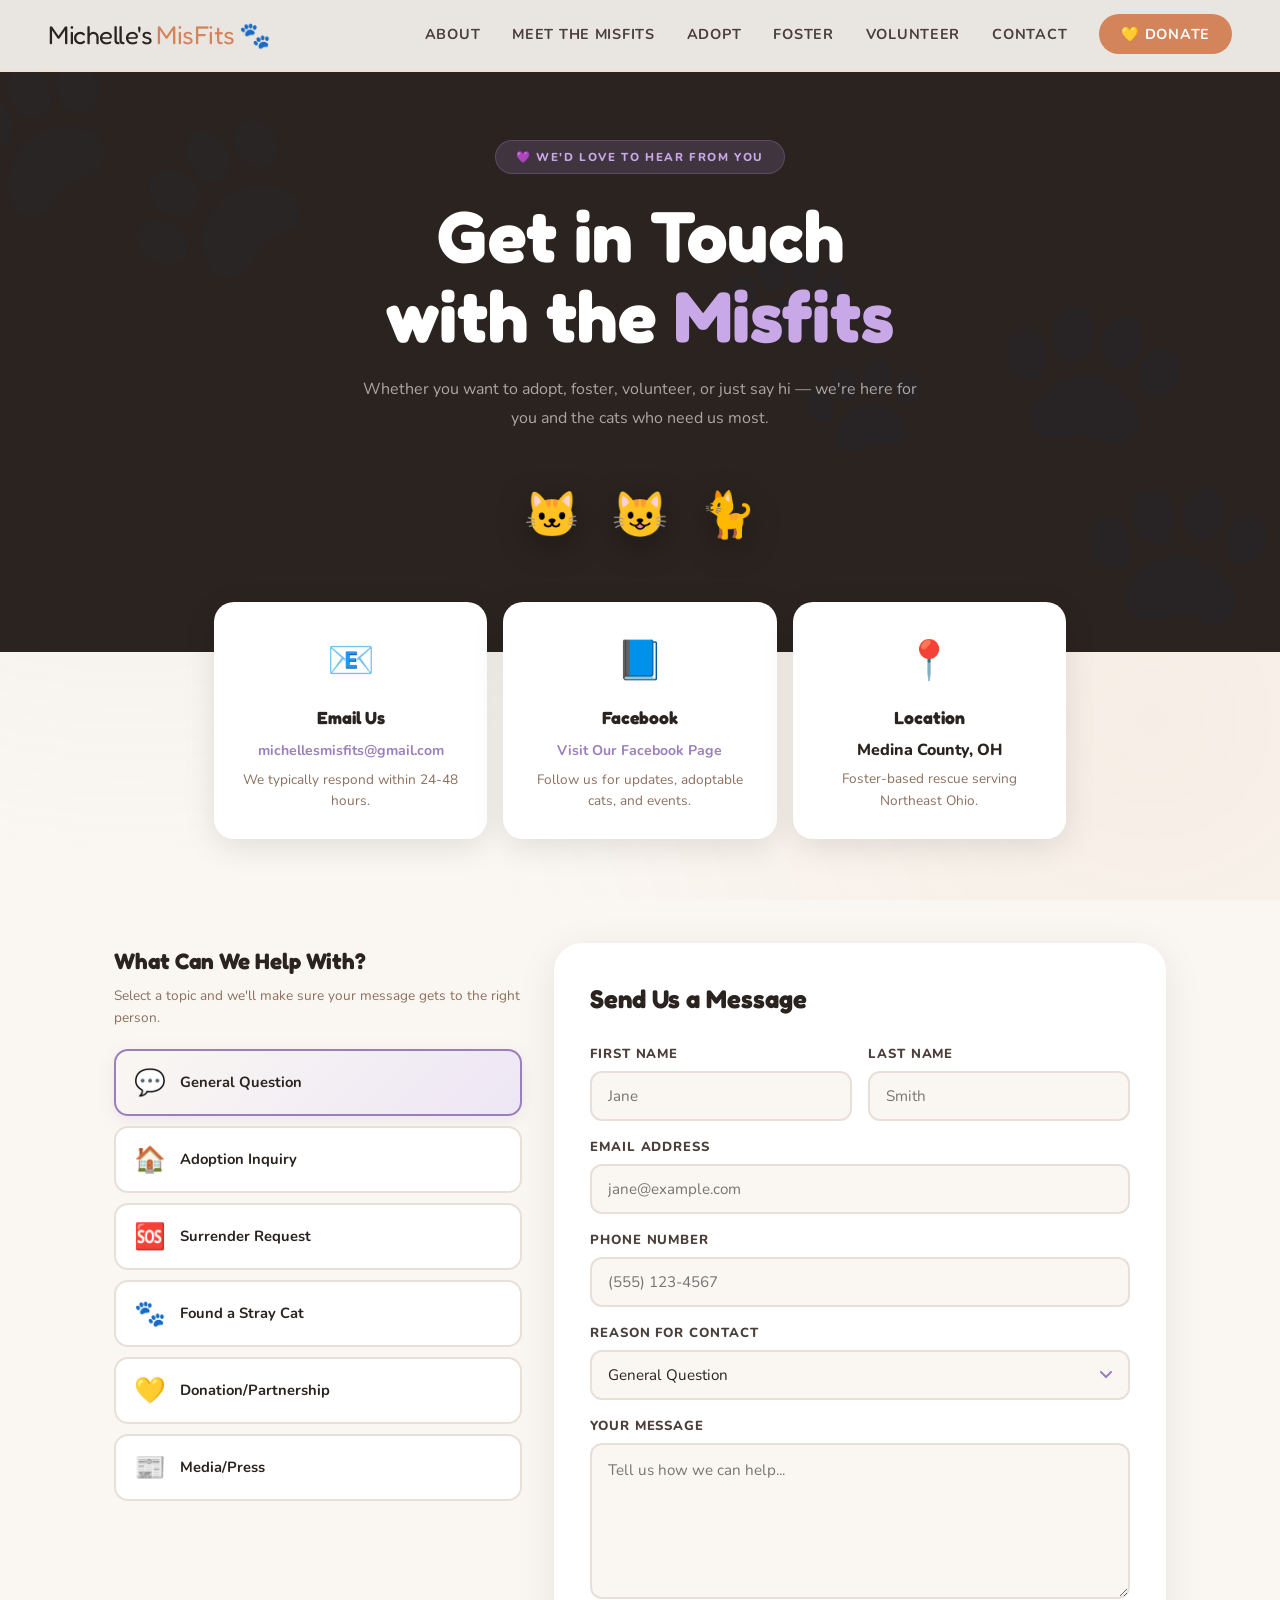
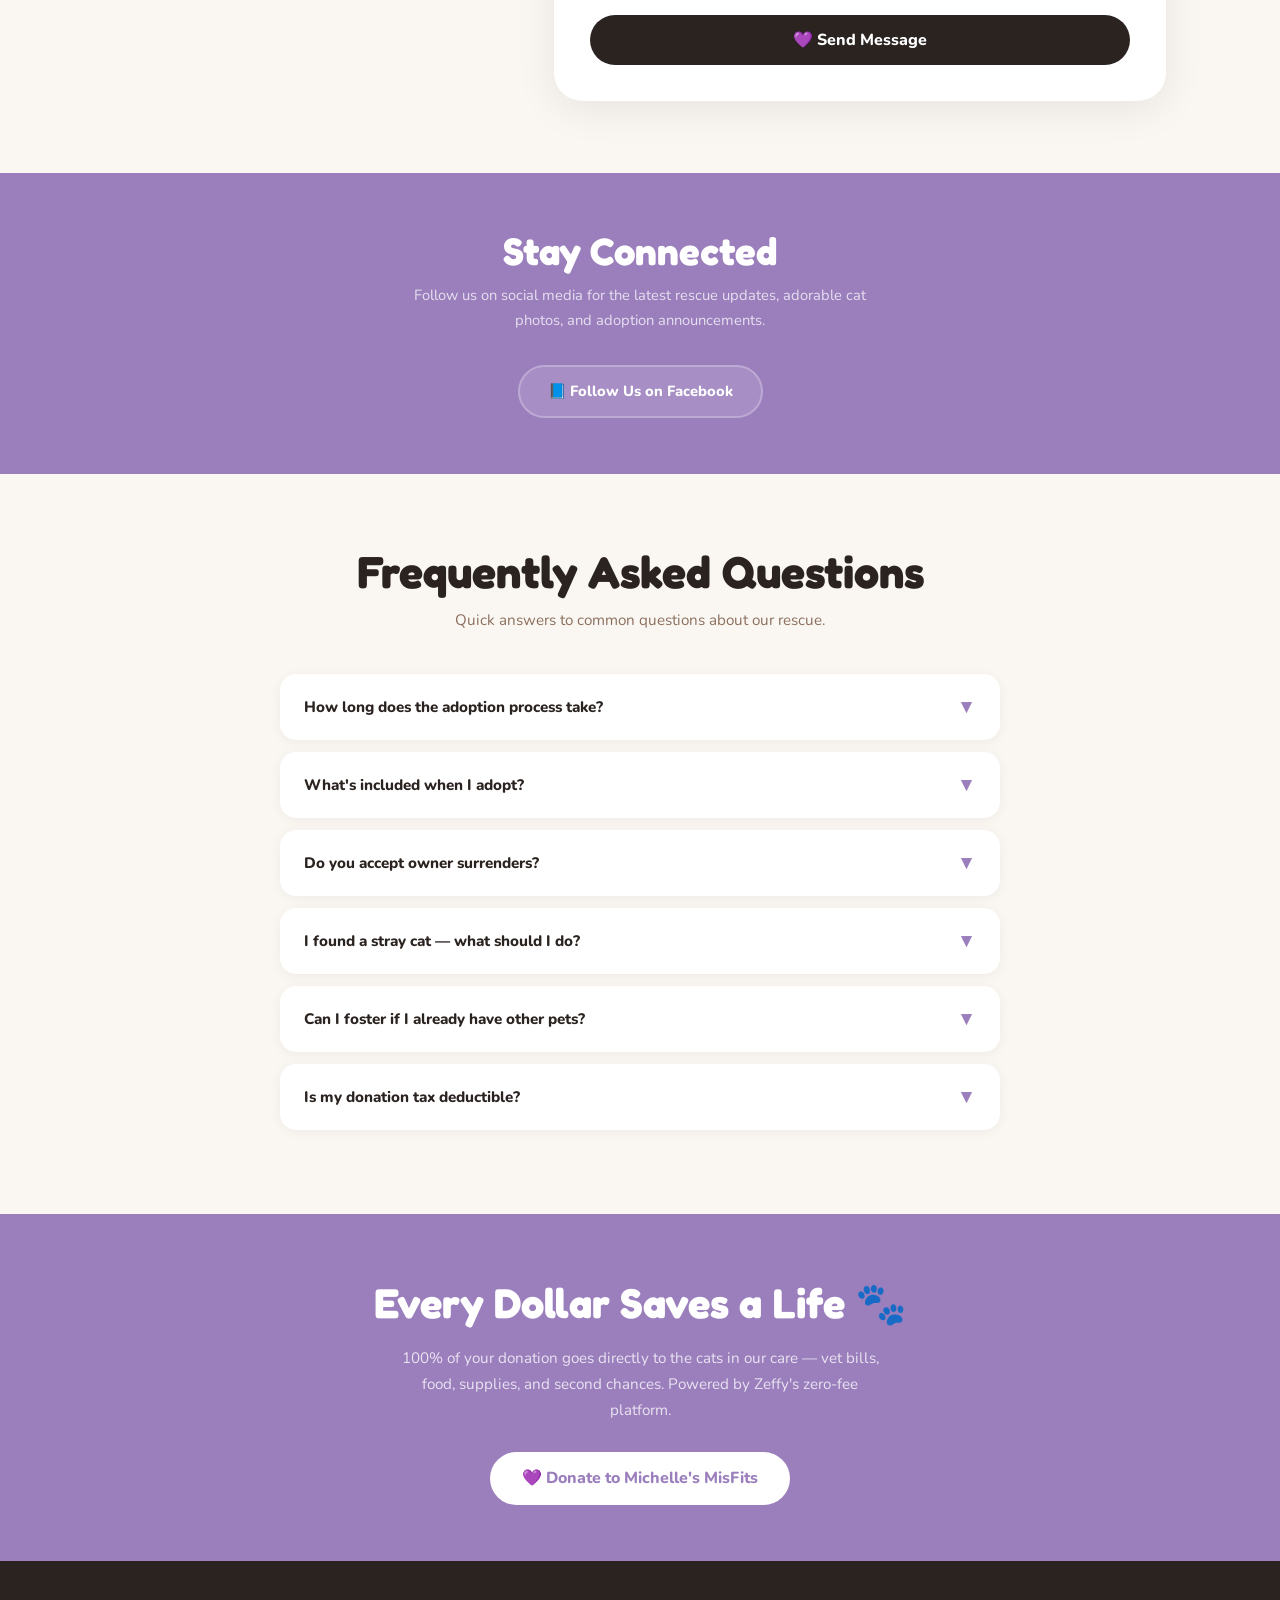
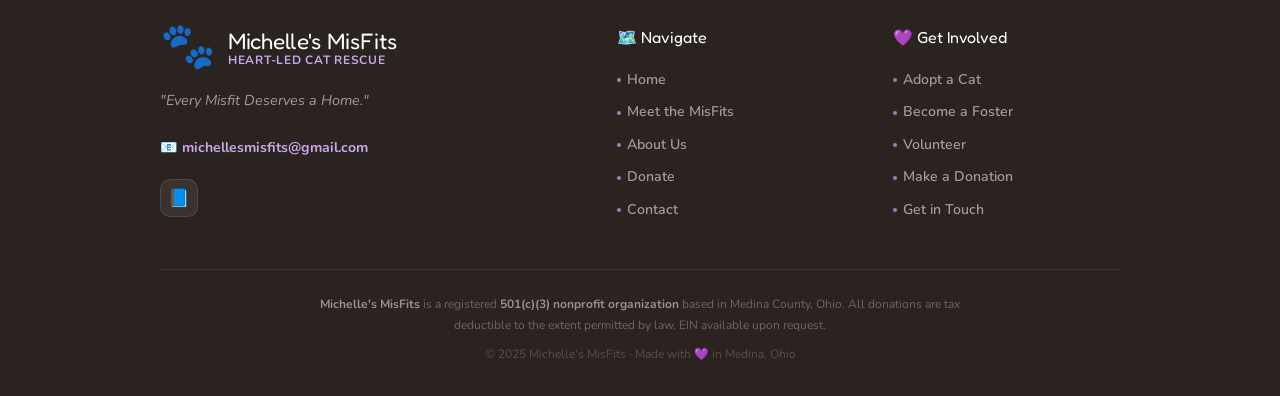
<file: contact.html>
<!DOCTYPE html>
<html lang="en">
<head>
  <meta charset="UTF-8">
  <meta name="viewport" content="width=device-width, initial-scale=1.0">
  <title>Contact | Michelle's MisFits Cat Rescue</title>
  <meta name="description" content="Get in touch with Michelle's MisFits Cat Rescue in Medina County, Ohio. Questions about adoption, fostering, volunteering, or surrenders? We'd love to hear from you.">
  <link rel="preconnect" href="https://fonts.googleapis.com">
  <link rel="preconnect" href="https://fonts.gstatic.com" crossorigin>
  <link href="https://fonts.googleapis.com/css2?family=Fredoka+One&family=Nunito:wght@400;600;700;800&display=swap" rel="stylesheet">
  <link rel="stylesheet" href="styles.css">
</head>
<body>

  <!-- NAV -->
  <header>
    <nav>
      <a href="index.html" class="nav-logo">Michelle's <span>MisFits</span> 🐾</a>
      <button class="hamburger" onclick="document.querySelector('.nav-links').classList.toggle('open')" aria-label="Toggle menu"><span></span><span></span><span></span></button>
      <ul class="nav-links">
        <li><a href="about.html">About</a></li>
        <li><a href="meet-the-misfits.html">Meet the MisFits</a></li>
        <li><a href="adopt.html">Adopt</a></li>
        <li><a href="foster.html">Foster</a></li>
        <li><a href="volunteer.html">Volunteer</a></li>
        <li><a href="contact.html">Contact</a></li>
        <li><a href="donate.html" class="nav-donate">💛 Donate</a></li>
      </ul>
    </nav>
  </header>

  <!-- 1. DARK HERO -->
  <section class="page-hero contact-hero">
    <div class="decorative-paws">
      <span class="paw-float paw-1">🐾</span>
      <span class="paw-float paw-2">🐾</span>
      <span class="paw-float paw-3">🐾</span>
    </div>
    <div class="hero-inner">
      <span class="hero-eyebrow">💜 We'd Love to Hear From You</span>
      <h1>Get in Touch<br>with the <span class="paw">Misfits</span></h1>
      <p class="hero-sub">Whether you want to adopt, foster, volunteer, or just say hi — we're here for you and the cats who need us most.</p>
      <div class="floating-cats">
        <span class="float-cat cat-1">🐱</span>
        <span class="float-cat cat-2">😺</span>
        <span class="float-cat cat-3">🐈</span>
      </div>
    </div>
  </section>

  <!-- 2. QUICK CONTACT CARDS -->
  <section class="quick-contact-section">
    <div class="container">
      <div class="quick-cards">
        <div class="quick-card">
          <div class="quick-icon">📧</div>
          <h3>Email Us</h3>
          <a href="mailto:michellesmisfits@gmail.com">michellesmisfits@gmail.com</a>
          <p>We typically respond within 24-48 hours.</p>
        </div>
        <div class="quick-card">
          <div class="quick-icon">📘</div>
          <h3>Facebook</h3>
          <a href="https://www.facebook.com/people/Michelles-MisFits/61588506330817/" target="_blank">Visit Our Facebook Page</a>
          <p>Follow us for updates, adoptable cats, and events.</p>
        </div>
        <div class="quick-card">
          <div class="quick-icon">📍</div>
          <h3>Location</h3>
          <p class="location-text">Medina County, OH</p>
          <p>Foster-based rescue serving Northeast Ohio.</p>
        </div>
      </div>
    </div>
  </section>

  <!-- 3. CONTACT FORM + REASON SELECTOR -->
  <section class="contact-body">
    <div class="container">
      <div class="contact-grid">
        <!-- Left: Reason Buttons -->
        <div class="reason-panel">
          <h2>What Can We Help With?</h2>
          <p>Select a topic and we'll make sure your message gets to the right person.</p>
          <div class="reason-buttons">
            <button class="reason-btn active" onclick="selectReason(this, 'General Question')">
              <span class="reason-emoji">💬</span> General Question
            </button>
            <button class="reason-btn" onclick="selectReason(this, 'Adoption Inquiry')">
              <span class="reason-emoji">🏠</span> Adoption Inquiry
            </button>
            <button class="reason-btn" onclick="selectReason(this, 'Surrender Request')">
              <span class="reason-emoji">🆘</span> Surrender Request
            </button>
            <button class="reason-btn" onclick="selectReason(this, 'Found a Stray Cat')">
              <span class="reason-emoji">🐾</span> Found a Stray Cat
            </button>
            <button class="reason-btn" onclick="selectReason(this, 'Donation/Partnership')">
              <span class="reason-emoji">💛</span> Donation/Partnership
            </button>
            <button class="reason-btn" onclick="selectReason(this, 'Media/Press')">
              <span class="reason-emoji">📰</span> Media/Press
            </button>
          </div>
        </div>

        <!-- Right: Form Panel -->
        <div class="form-panel">
          <h2>Send Us a Message</h2>
          <form action="https://formspree.io/f/xwvnzgrk" method="POST" onsubmit="handleSubmit(event)">
            <div class="form-row">
              <div class="form-group">
                <label for="first-name">First Name</label>
                <input type="text" id="first-name" name="first-name" required placeholder="Jane">
              </div>
              <div class="form-group">
                <label for="last-name">Last Name</label>
                <input type="text" id="last-name" name="last-name" required placeholder="Smith">
              </div>
            </div>
            <div class="form-group">
              <label for="email">Email Address</label>
              <input type="email" id="email" name="email" required placeholder="jane@example.com">
            </div>
            <div class="form-group">
              <label for="phone">Phone Number</label>
              <input type="tel" id="phone" name="phone" placeholder="(555) 123-4567">
            </div>
            <div class="form-group">
              <label for="reason">Reason for Contact</label>
              <select id="reason" name="reason">
                <option value="General Question">General Question</option>
                <option value="Adoption Inquiry">Adoption Inquiry</option>
                <option value="Surrender Request">Surrender Request</option>
                <option value="Found a Stray Cat">Found a Stray Cat</option>
                <option value="Donation/Partnership">Donation/Partnership</option>
                <option value="Media/Press">Media/Press</option>
              </select>
            </div>
            <div class="form-group">
              <label for="message">Your Message</label>
              <textarea id="message" name="message" required placeholder="Tell us how we can help..." rows="5"></textarea>
            </div>
            <button type="submit" class="btn btn-primary btn-block">💜 Send Message</button>
          </form>
          <div class="success-message" id="successMessage" style="display:none;">
            <div class="success-icon">✅</div>
            <h3>Message Sent!</h3>
            <p>Thank you for reaching out! We'll get back to you within 24-48 hours.</p>
          </div>
        </div>
      </div>
    </div>
  </section>

  <!-- 4. SOCIAL STRIP -->
  <section class="social-strip purple-bg">
    <div class="container text-center">
      <h2 class="section-title light">Stay Connected</h2>
      <p class="section-sub light">Follow us on social media for the latest rescue updates, adorable cat photos, and adoption announcements.</p>
      <div class="social-buttons">
        <a href="https://www.facebook.com/people/Michelles-MisFits/61588506330817/" target="_blank" class="social-btn">📘 Follow Us on Facebook</a>
      </div>
    </div>
  </section>

  <!-- 5. FAQ SECTION -->
  <section class="faq-section">
    <div class="container">
      <h2 class="section-title">Frequently Asked Questions</h2>
      <p class="section-sub">Quick answers to common questions about our rescue.</p>
      <div class="faq-list">
        <div class="faq-item">
          <button class="faq-question" onclick="toggleFaq(this)">
            <span>How long does the adoption process take?</span>
            <span class="faq-arrow">&#9660;</span>
          </button>
          <div class="faq-answer">
            <p>Our adoption process typically takes 3-7 days. It includes an application review, a brief phone or video interview, and a home environment check. We want to make sure every cat finds the perfect match, so we take the time to do it right.</p>
          </div>
        </div>
        <div class="faq-item">
          <button class="faq-question" onclick="toggleFaq(this)">
            <span>What's included when I adopt?</span>
            <span class="faq-arrow">&#9660;</span>
          </button>
          <div class="faq-answer">
            <p>Every adopted cat comes spayed/neutered, fully vaccinated (FVRCP + rabies), microchipped, FIV/FeLV tested, and dewormed. You'll also receive a starter kit with food, a toy, and veterinary records.</p>
          </div>
        </div>
        <div class="faq-item">
          <button class="faq-question" onclick="toggleFaq(this)">
            <span>Do you accept owner surrenders?</span>
            <span class="faq-arrow">&#9660;</span>
          </button>
          <div class="faq-answer">
            <p>Yes, we do our best to help cats whose owners can no longer care for them. Due to limited foster space, we ask that you reach out to us first so we can assess availability. Please use the contact form above and select "Surrender Request" as your reason.</p>
          </div>
        </div>
        <div class="faq-item">
          <button class="faq-question" onclick="toggleFaq(this)">
            <span>I found a stray cat — what should I do?</span>
            <span class="faq-arrow">&#9660;</span>
          </button>
          <div class="faq-answer">
            <p>Contact us right away! If the cat is safe where it is, leave food and water nearby. If the cat appears injured or in danger, please take it to the nearest emergency vet. We can coordinate intake once we've assessed our foster capacity.</p>
          </div>
        </div>
        <div class="faq-item">
          <button class="faq-question" onclick="toggleFaq(this)">
            <span>Can I foster if I already have other pets?</span>
            <span class="faq-arrow">&#9660;</span>
          </button>
          <div class="faq-answer">
            <p>Absolutely! Many of our fosters have resident pets. We'll work with you to find a foster cat that matches your household. Some cats do great with other animals, while others may need a separate space. We'll help you find the right fit.</p>
          </div>
        </div>
        <div class="faq-item">
          <button class="faq-question" onclick="toggleFaq(this)">
            <span>Is my donation tax deductible?</span>
            <span class="faq-arrow">&#9660;</span>
          </button>
          <div class="faq-answer">
            <p>Yes! Michelle's MisFits is a registered 501(c)(3) nonprofit organization. All donations are tax deductible to the full extent permitted by law. We process donations through Zeffy's zero-fee platform, so 100% of your gift goes directly to the cats. EIN available upon request.</p>
          </div>
        </div>
      </div>
    </div>
  </section>

  <!-- PRE-FOOTER + FOOTER -->
  <div class="pre-footer">
    <h2>Every Dollar Saves a Life 🐾</h2>
    <p>100% of your donation goes directly to the cats in our care — vet bills, food, supplies, and second chances. Powered by Zeffy's zero-fee platform.</p>
    <a href="donate.html" class="btn btn-white">💜 Donate to Michelle's MisFits</a>
  </div>
  <footer class="site-footer">
    <div class="footer-inner">
      <div class="footer-brand">
        <div class="footer-logo-wrap">
          <span class="footer-logo-emoji">🐾</span>
          <div class="footer-logo-text">Michelle's MisFits<span>Heart-Led Cat Rescue</span></div>
        </div>
        <p class="footer-tagline">"Every Misfit Deserves a Home."</p>
        <a href="mailto:michellesmisfits@gmail.com" class="footer-email">📧 michellesmisfits@gmail.com</a>
        <div class="social-row">
          <a href="https://www.facebook.com/people/Michelles-MisFits/61588506330817/" target="_blank" class="social-icon" title="Facebook">📘</a>
        </div>
      </div>
      <div class="footer-nav-col">
        <div class="footer-nav-title">🗺️ Navigate</div>
        <ul class="footer-nav-list">
          <li><a href="index.html"><span class="nav-dot"></span>Home</a></li>
          <li><a href="meet-the-misfits.html"><span class="nav-dot"></span>Meet the MisFits</a></li>
          <li><a href="about.html"><span class="nav-dot"></span>About Us</a></li>
          <li><a href="donate.html"><span class="nav-dot"></span>Donate</a></li>
          <li><a href="contact.html"><span class="nav-dot"></span>Contact</a></li>
        </ul>
      </div>
      <div class="footer-nav-col">
        <div class="footer-nav-title">💜 Get Involved</div>
        <ul class="footer-nav-list">
          <li><a href="meet-the-misfits.html"><span class="nav-dot"></span>Adopt a Cat</a></li>
          <li><a href="foster.html"><span class="nav-dot"></span>Become a Foster</a></li>
          <li><a href="volunteer.html"><span class="nav-dot"></span>Volunteer</a></li>
          <li><a href="donate.html"><span class="nav-dot"></span>Make a Donation</a></li>
          <li><a href="contact.html"><span class="nav-dot"></span>Get in Touch</a></li>
        </ul>
      </div>
    </div>
    <div class="footer-bottom">
      <p class="disclaimer"><strong>Michelle's MisFits</strong> is a registered <strong>501(c)(3) nonprofit organization</strong> based in Medina County, Ohio. All donations are tax deductible to the extent permitted by law. EIN available upon request.</p>
      <p class="copyright">© 2025 Michelle's MisFits · Made with <span class="heart">💜</span> in Medina, Ohio</p>
    </div>
  </footer>

  <script>
    function selectReason(btn, reason) {
      document.querySelectorAll('.reason-btn').forEach(b => b.classList.remove('active'));
      btn.classList.add('active');
      document.getElementById('reason').value = reason;
    }

    async function handleSubmit(e) {
      e.preventDefault();
      const form = e.target;
      const data = new FormData(form);
      try {
        const response = await fetch(form.action, {
          method: 'POST',
          body: data,
          headers: { 'Accept': 'application/json' }
        });
        if (response.ok) {
          form.style.display = 'none';
          document.getElementById('successMessage').style.display = 'block';
        } else {
          alert('Oops! Something went wrong. Please try again or email us directly.');
        }
      } catch (err) {
        alert('Oops! Something went wrong. Please try again or email us directly.');
      }
    }

    function toggleFaq(btn) {
      const item = btn.parentElement;
      const isOpen = item.classList.contains('open');
      document.querySelectorAll('.faq-item').forEach(i => i.classList.remove('open'));
      if (!isOpen) {
        item.classList.add('open');
      }
    }
  </script>

</body>
</html>
</file>
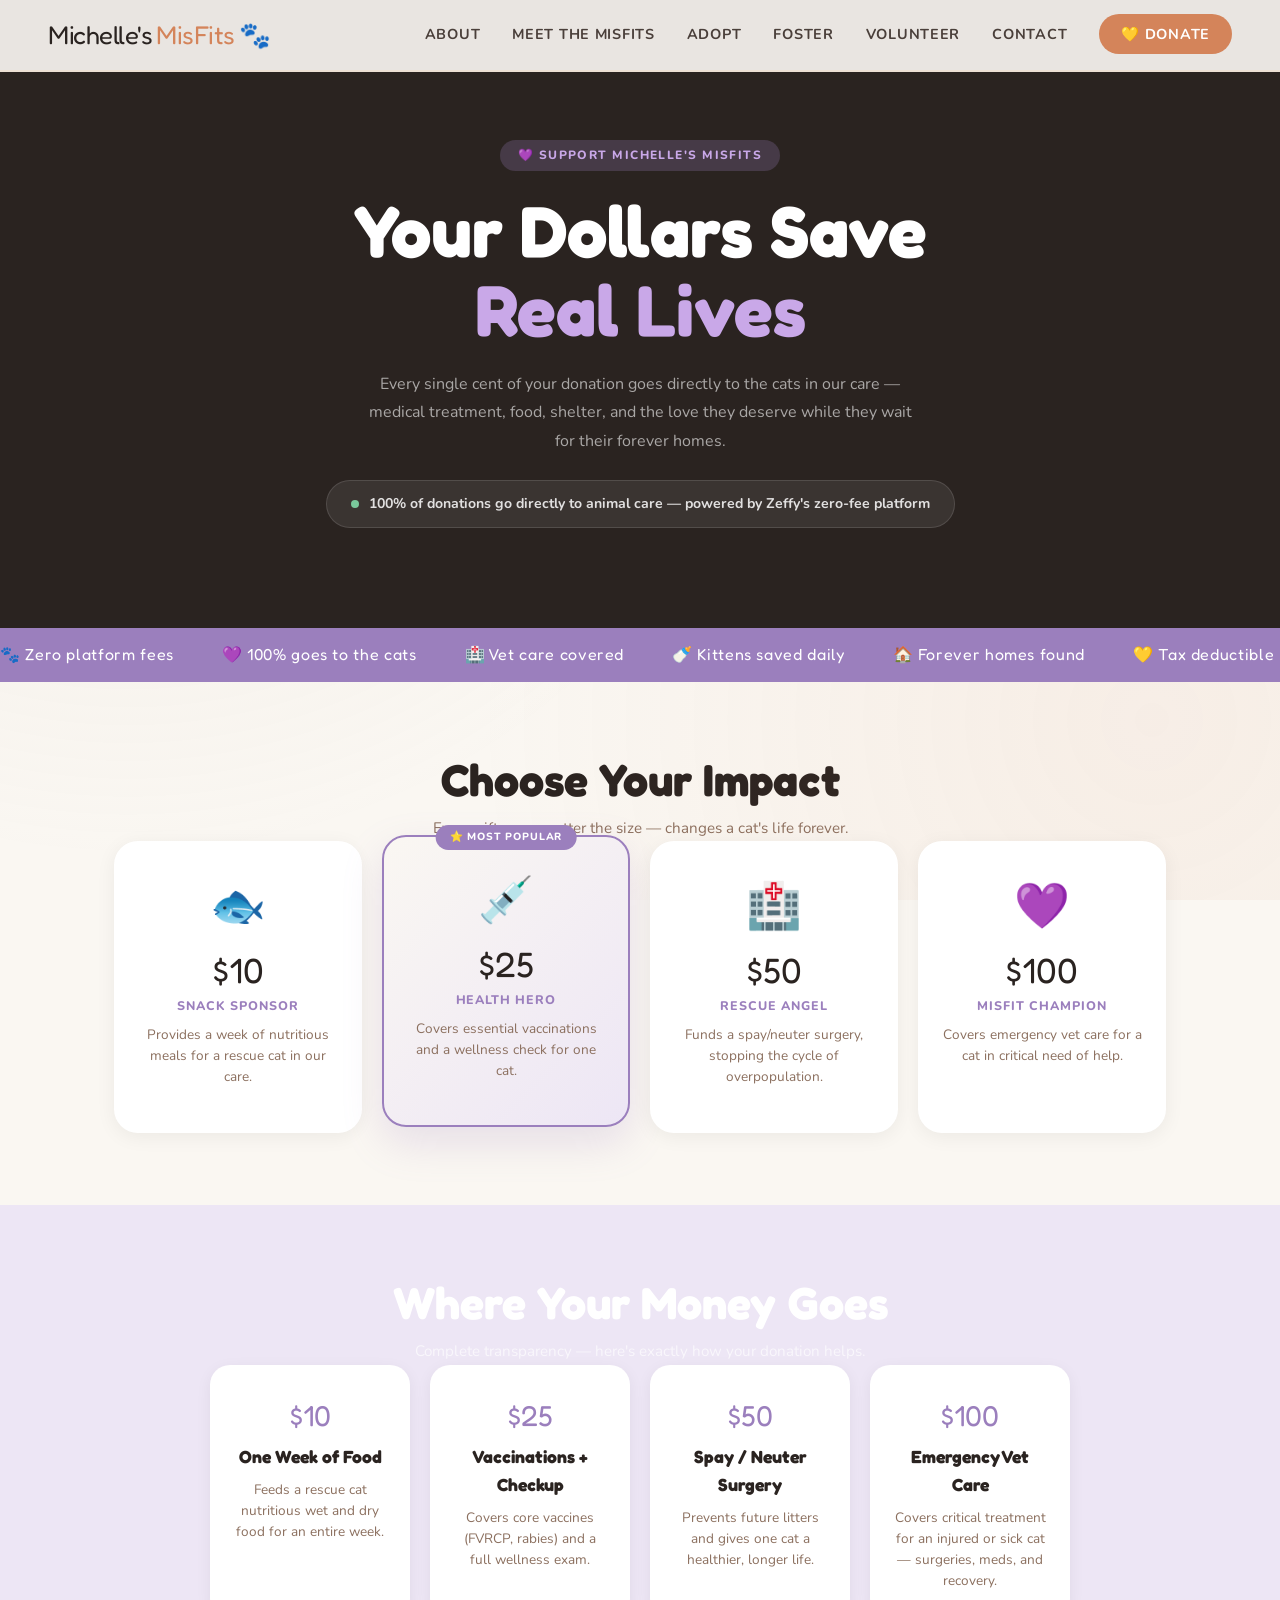
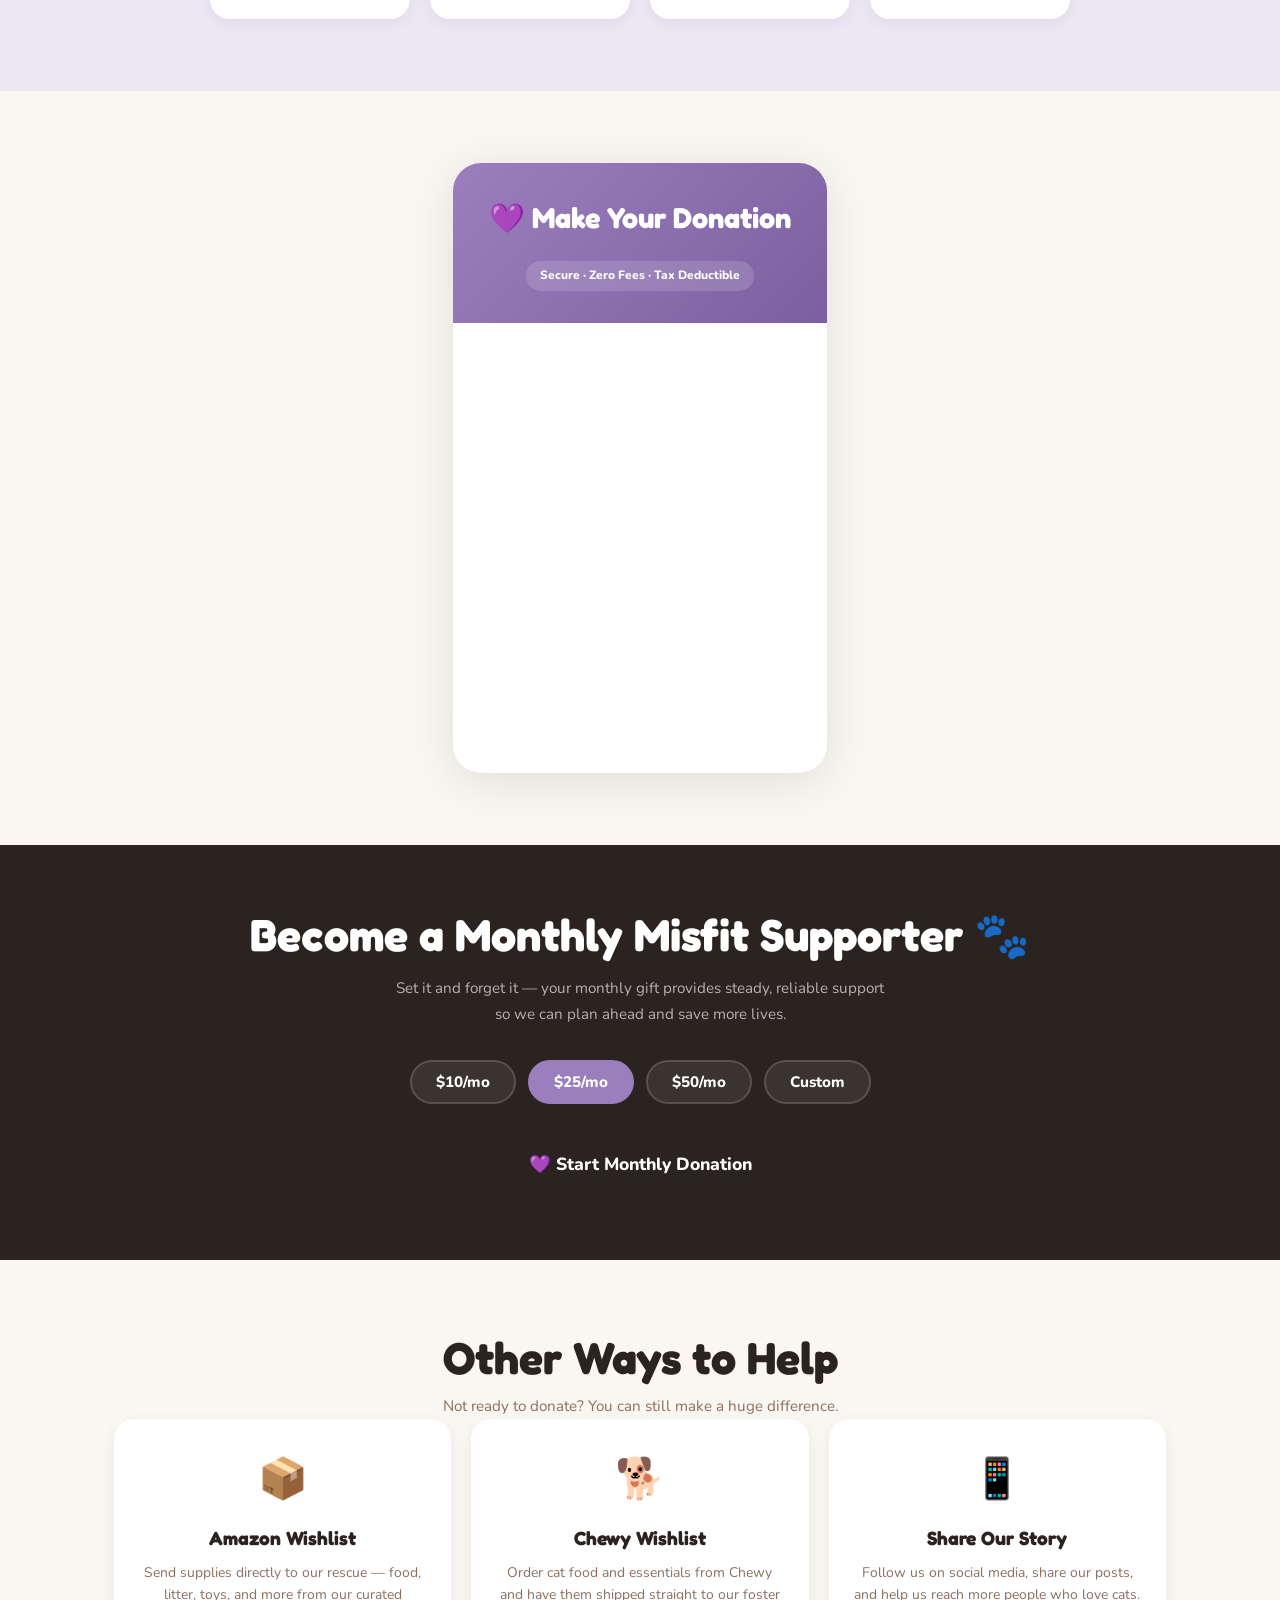
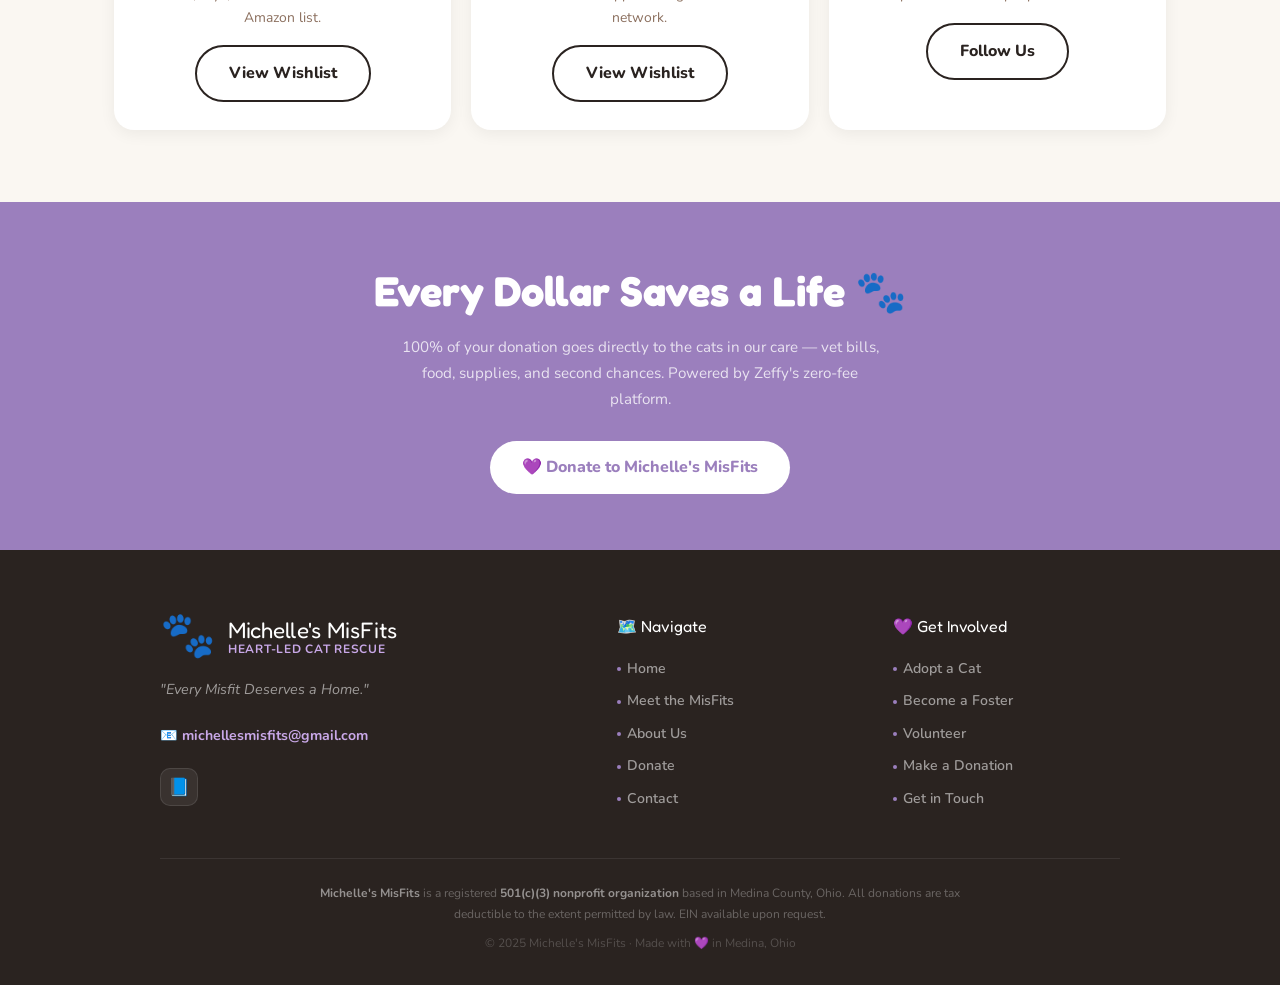
<file: donate.html>
<!DOCTYPE html>
<html lang="en">
<head>
  <meta charset="UTF-8">
  <meta name="viewport" content="width=device-width, initial-scale=1.0">
  <title>Donate | Michelle's MisFits Cat Rescue</title>
  <meta name="description" content="Support Michelle's MisFits Cat Rescue with a donation. 100% of every dollar goes directly to helping cats in Medina County, Ohio. Powered by Zeffy's zero-fee platform.">
  <link rel="preconnect" href="https://fonts.googleapis.com">
  <link rel="preconnect" href="https://fonts.gstatic.com" crossorigin>
  <link href="https://fonts.googleapis.com/css2?family=Fredoka+One&family=Nunito:wght@400;600;700;800&display=swap" rel="stylesheet">
  <link rel="stylesheet" href="styles.css">
</head>
<body>

  <!-- NAV -->
  <header>
    <nav>
      <a href="index.html" class="nav-logo">Michelle's <span>MisFits</span> 🐾</a>
      <button class="hamburger" onclick="document.querySelector('.nav-links').classList.toggle('open')" aria-label="Toggle menu"><span></span><span></span><span></span></button>
      <ul class="nav-links">
        <li><a href="about.html">About</a></li>
        <li><a href="meet-the-misfits.html">Meet the MisFits</a></li>
        <li><a href="adopt.html">Adopt</a></li>
        <li><a href="foster.html">Foster</a></li>
        <li><a href="volunteer.html">Volunteer</a></li>
        <li><a href="contact.html">Contact</a></li>
        <li><a href="donate.html" class="nav-donate">💛 Donate</a></li>
      </ul>
    </nav>
  </header>

  <!-- 1. DARK HERO -->
  <section class="page-hero">
    <div class="hero-inner">
      <span class="hero-tag">💜 Support Michelle's MisFits</span>
      <h1>Your Dollars Save<br><span class="highlight">Real Lives</span></h1>
      <p class="hero-sub">Every single cent of your donation goes directly to the cats in our care — medical treatment, food, shelter, and the love they deserve while they wait for their forever homes.</p>
      <div class="promise-badge">
        <span class="green-dot"></span>
        100% of donations go directly to animal care — powered by Zeffy's zero-fee platform
      </div>
    </div>
  </section>

  <!-- 2. PURPLE MARQUEE -->
  <div class="marquee-bar">
    <div class="marquee-track">
      <span class="marquee-item">🐾 Zero platform fees</span>
      <span class="marquee-item">💜 100% goes to the cats</span>
      <span class="marquee-item">🏥 Vet care covered</span>
      <span class="marquee-item">🍼 Kittens saved daily</span>
      <span class="marquee-item">🏠 Forever homes found</span>
      <span class="marquee-item">💛 Tax deductible</span>
      <span class="marquee-item">📋 501(c)(3) nonprofit</span>
      <span class="marquee-item">🐾 Zero platform fees</span>
      <span class="marquee-item">💜 100% goes to the cats</span>
      <span class="marquee-item">🏥 Vet care covered</span>
      <span class="marquee-item">🍼 Kittens saved daily</span>
      <span class="marquee-item">🏠 Forever homes found</span>
      <span class="marquee-item">💛 Tax deductible</span>
      <span class="marquee-item">📋 501(c)(3) nonprofit</span>
    </div>
  </div>

  <!-- 3. DONATION TIERS -->
  <section class="tiers-section">
    <div class="container">
      <h2 class="section-title">Choose Your Impact</h2>
      <p class="section-sub">Every gift — no matter the size — changes a cat's life forever.</p>
      <div class="tiers-grid">
        <div class="tier-card" onclick="selectTier(this)">
          <div class="tier-emoji">🐟</div>
          <div class="tier-amount">$10</div>
          <div class="tier-name">Snack Sponsor</div>
          <p class="tier-desc">Provides a week of nutritious meals for a rescue cat in our care.</p>
        </div>
        <div class="tier-card selected" onclick="selectTier(this)">
          <div class="tier-popular">⭐ Most Popular</div>
          <div class="tier-emoji">💉</div>
          <div class="tier-amount">$25</div>
          <div class="tier-name">Health Hero</div>
          <p class="tier-desc">Covers essential vaccinations and a wellness check for one cat.</p>
        </div>
        <div class="tier-card" onclick="selectTier(this)">
          <div class="tier-emoji">🏥</div>
          <div class="tier-amount">$50</div>
          <div class="tier-name">Rescue Angel</div>
          <p class="tier-desc">Funds a spay/neuter surgery, stopping the cycle of overpopulation.</p>
        </div>
        <div class="tier-card" onclick="selectTier(this)">
          <div class="tier-emoji">💜</div>
          <div class="tier-amount">$100</div>
          <div class="tier-name">Misfit Champion</div>
          <p class="tier-desc">Covers emergency vet care for a cat in critical need of help.</p>
        </div>
      </div>
    </div>
  </section>

  <!-- 4. IMPACT SECTION -->
  <section class="impact-section purple-bg bg">
    <div class="container">
      <h2 class="section-title light">Where Your Money Goes</h2>
      <p class="section-sub light">Complete transparency — here's exactly how your donation helps.</p>
      <div class="impact-grid">
        <div class="impact-card">
          <div class="impact-amount">$10</div>
          <h3>One Week of Food</h3>
          <p>Feeds a rescue cat nutritious wet and dry food for an entire week.</p>
        </div>
        <div class="impact-card">
          <div class="impact-amount">$25</div>
          <h3>Vaccinations + Checkup</h3>
          <p>Covers core vaccines (FVRCP, rabies) and a full wellness exam.</p>
        </div>
        <div class="impact-card">
          <div class="impact-amount">$50</div>
          <h3>Spay / Neuter Surgery</h3>
          <p>Prevents future litters and gives one cat a healthier, longer life.</p>
        </div>
        <div class="impact-card">
          <div class="impact-amount">$100</div>
          <h3>Emergency Vet Care</h3>
          <p>Covers critical treatment for an injured or sick cat — surgeries, meds, and recovery.</p>
        </div>
      </div>
    </div>
  </section>

  <!-- 5. ZEFFY EMBED -->
  <section class="zeffy-section">
    <div class="container">
      <div class="zeffy-card">
        <div class="zeffy-header">
          <h2>💜 Make Your Donation</h2>
          <div class="zeffy-badge">Secure &middot; Zero Fees &middot; Tax Deductible</div>
        </div>
        <div class="zeffy-embed-wrap" style="height:450px;">
          <iframe src="https://www.zeffy.com/embed/donation-form/support-the-misfits" width="100%" height="100%" style="border:none;" title="Donation Form" allow="payment"></iframe>
        </div>
      </div>
    </div>
  </section>

  <!-- 6. RECURRING SECTION -->
  <section class="recurring-section dark-bg">
    <div class="container text-center">
      <h2 class="section-title light">Become a Monthly Misfit Supporter 🐾</h2>
      <p class="section-sub light">Set it and forget it — your monthly gift provides steady, reliable support so we can plan ahead and save more lives.</p>
      <div class="recurring-pills">
        <button class="rec-pill" onclick="togglePill(this)">$10/mo</button>
        <button class="rec-pill active" onclick="togglePill(this)">$25/mo</button>
        <button class="rec-pill" onclick="togglePill(this)">$50/mo</button>
        <button class="rec-pill" onclick="togglePill(this)">Custom</button>
      </div>
      <a href="https://www.zeffy.com/embed/donation-form/support-the-misfits" target="_blank" class="btn btn-primary btn-lg">💜 Start Monthly Donation</a>
    </div>
  </section>

  <!-- 7. OTHER WAYS -->
  <section class="other-ways-section">
    <div class="container">
      <h2 class="section-title">Other Ways to Help</h2>
      <p class="section-sub">Not ready to donate? You can still make a huge difference.</p>
      <div class="ways-grid">
        <div class="way-card">
          <div class="way-emoji">📦</div>
          <h3>Amazon Wishlist</h3>
          <p>Send supplies directly to our rescue — food, litter, toys, and more from our curated Amazon list.</p>
          <a href="#" class="btn btn-outline">View Wishlist</a>
        </div>
        <div class="way-card">
          <div class="way-emoji">🐕</div>
          <h3>Chewy Wishlist</h3>
          <p>Order cat food and essentials from Chewy and have them shipped straight to our foster network.</p>
          <a href="#" class="btn btn-outline">View Wishlist</a>
        </div>
        <div class="way-card">
          <div class="way-emoji">📱</div>
          <h3>Share Our Story</h3>
          <p>Follow us on social media, share our posts, and help us reach more people who love cats.</p>
          <a href="https://www.facebook.com/people/Michelles-MisFits/61588506330817/" target="_blank" class="btn btn-outline">Follow Us</a>
        </div>
      </div>
    </div>
  </section>

  <!-- PRE-FOOTER + FOOTER -->
  <div class="pre-footer">
    <h2>Every Dollar Saves a Life 🐾</h2>
    <p>100% of your donation goes directly to the cats in our care — vet bills, food, supplies, and second chances. Powered by Zeffy's zero-fee platform.</p>
    <a href="donate.html" class="btn btn-white">💜 Donate to Michelle's MisFits</a>
  </div>
  <footer class="site-footer">
    <div class="footer-inner">
      <div class="footer-brand">
        <div class="footer-logo-wrap">
          <span class="footer-logo-emoji">🐾</span>
          <div class="footer-logo-text">Michelle's MisFits<span>Heart-Led Cat Rescue</span></div>
        </div>
        <p class="footer-tagline">"Every Misfit Deserves a Home."</p>
        <a href="mailto:michellesmisfits@gmail.com" class="footer-email">📧 michellesmisfits@gmail.com</a>
        <div class="social-row">
          <a href="https://www.facebook.com/people/Michelles-MisFits/61588506330817/" target="_blank" class="social-icon" title="Facebook">📘</a>
        </div>
      </div>
      <div class="footer-nav-col">
        <div class="footer-nav-title">🗺️ Navigate</div>
        <ul class="footer-nav-list">
          <li><a href="index.html"><span class="nav-dot"></span>Home</a></li>
          <li><a href="meet-the-misfits.html"><span class="nav-dot"></span>Meet the MisFits</a></li>
          <li><a href="about.html"><span class="nav-dot"></span>About Us</a></li>
          <li><a href="donate.html"><span class="nav-dot"></span>Donate</a></li>
          <li><a href="contact.html"><span class="nav-dot"></span>Contact</a></li>
        </ul>
      </div>
      <div class="footer-nav-col">
        <div class="footer-nav-title">💜 Get Involved</div>
        <ul class="footer-nav-list">
          <li><a href="meet-the-misfits.html"><span class="nav-dot"></span>Adopt a Cat</a></li>
          <li><a href="foster.html"><span class="nav-dot"></span>Become a Foster</a></li>
          <li><a href="volunteer.html"><span class="nav-dot"></span>Volunteer</a></li>
          <li><a href="donate.html"><span class="nav-dot"></span>Make a Donation</a></li>
          <li><a href="contact.html"><span class="nav-dot"></span>Get in Touch</a></li>
        </ul>
      </div>
    </div>
    <div class="footer-bottom">
      <p class="disclaimer"><strong>Michelle's MisFits</strong> is a registered <strong>501(c)(3) nonprofit organization</strong> based in Medina County, Ohio. All donations are tax deductible to the extent permitted by law. EIN available upon request.</p>
      <p class="copyright">© 2025 Michelle's MisFits · Made with <span class="heart">💜</span> in Medina, Ohio</p>
    </div>
  </footer>

  <script>
    function selectTier(el) {
      document.querySelectorAll('.tier-card').forEach(c => c.classList.remove('selected'));
      el.classList.add('selected');
    }

    function togglePill(el) {
      document.querySelectorAll('.rec-pill').forEach(p => p.classList.remove('active'));
      el.classList.add('active');
    }
  </script>

</body>
</html>
</file>
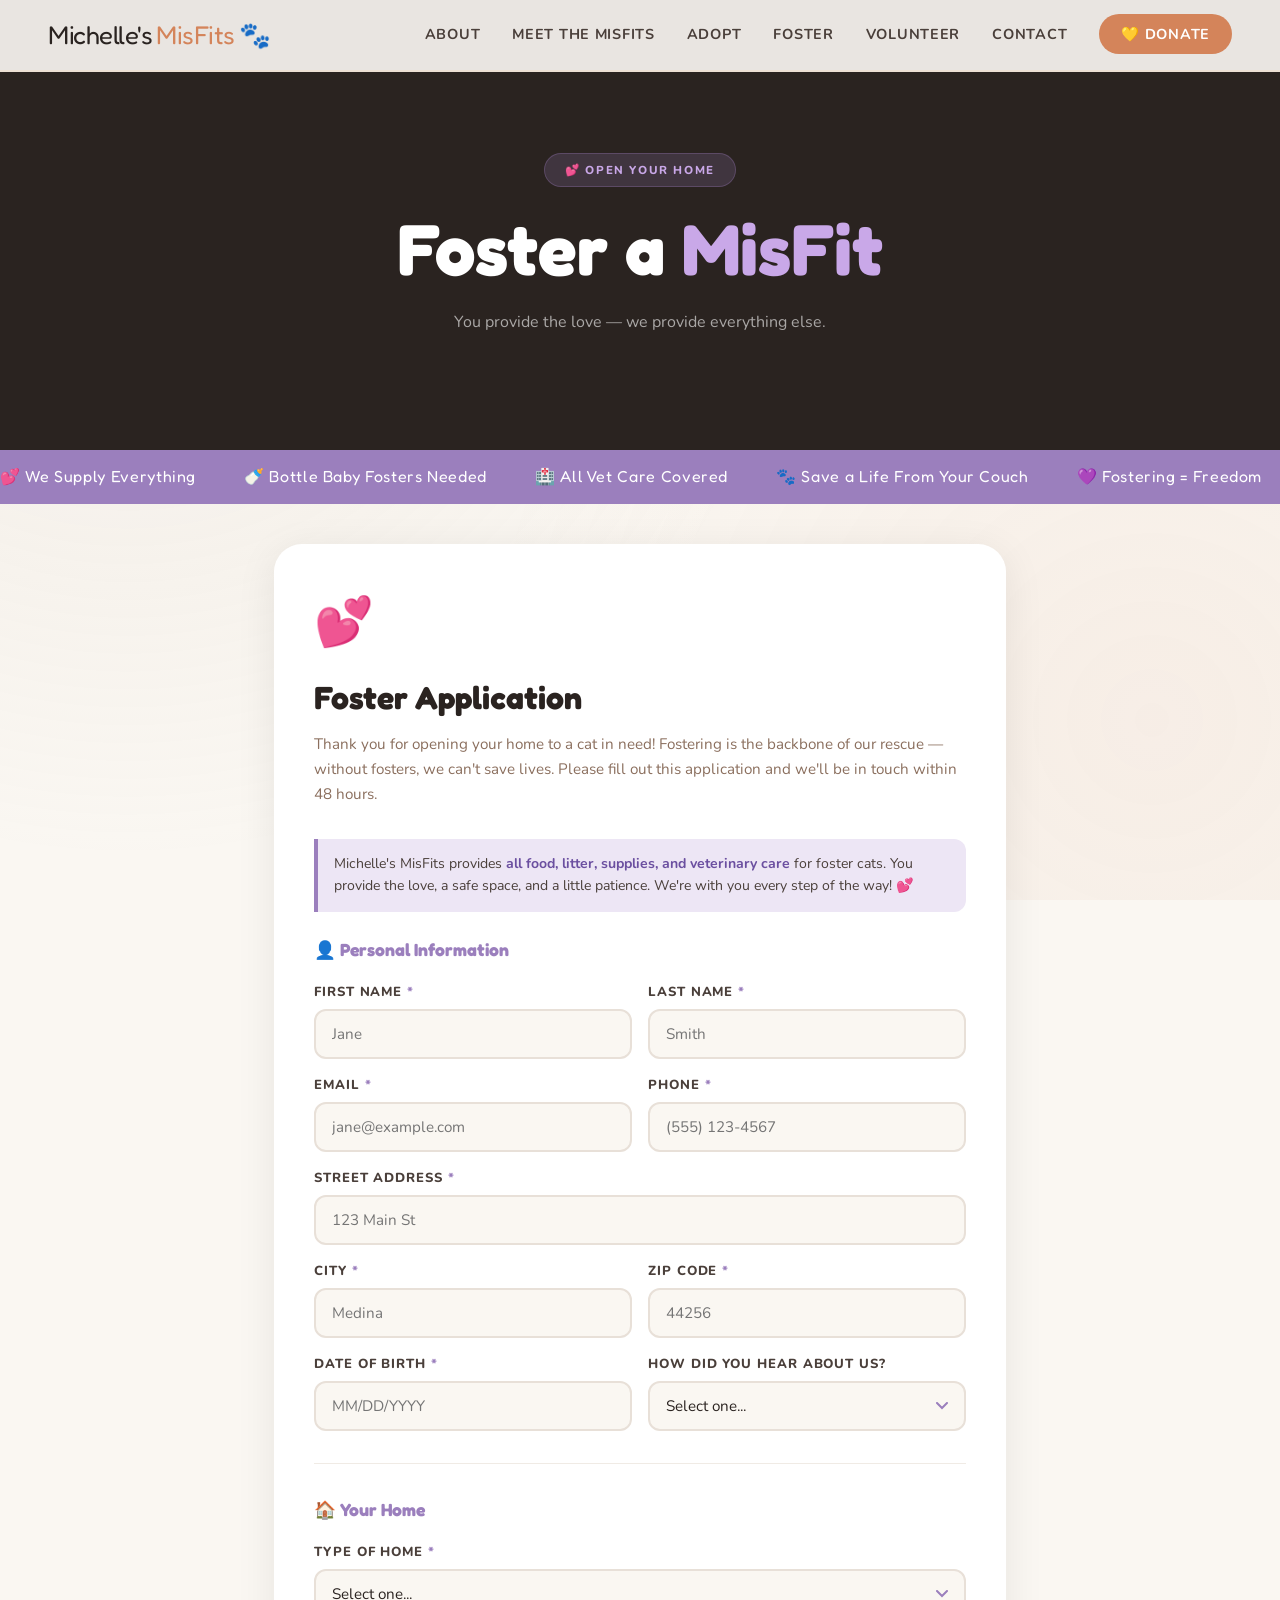
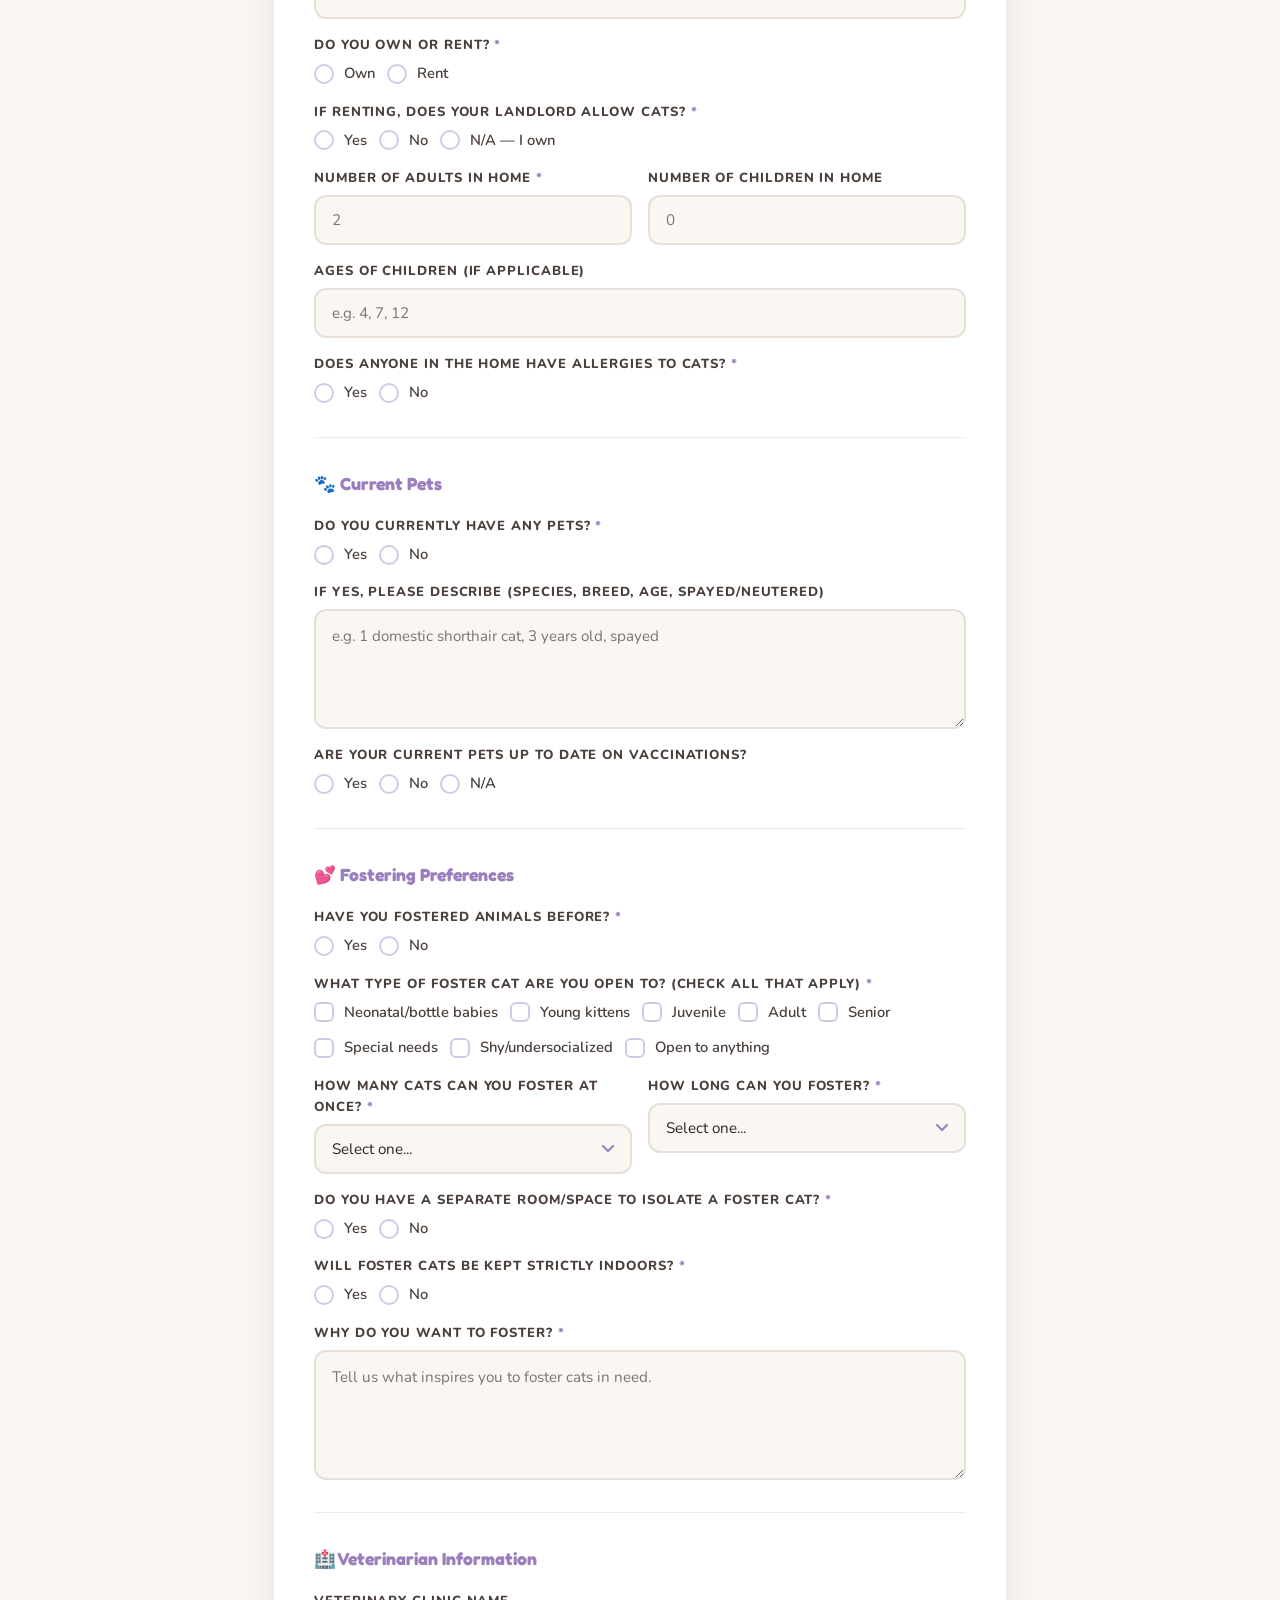
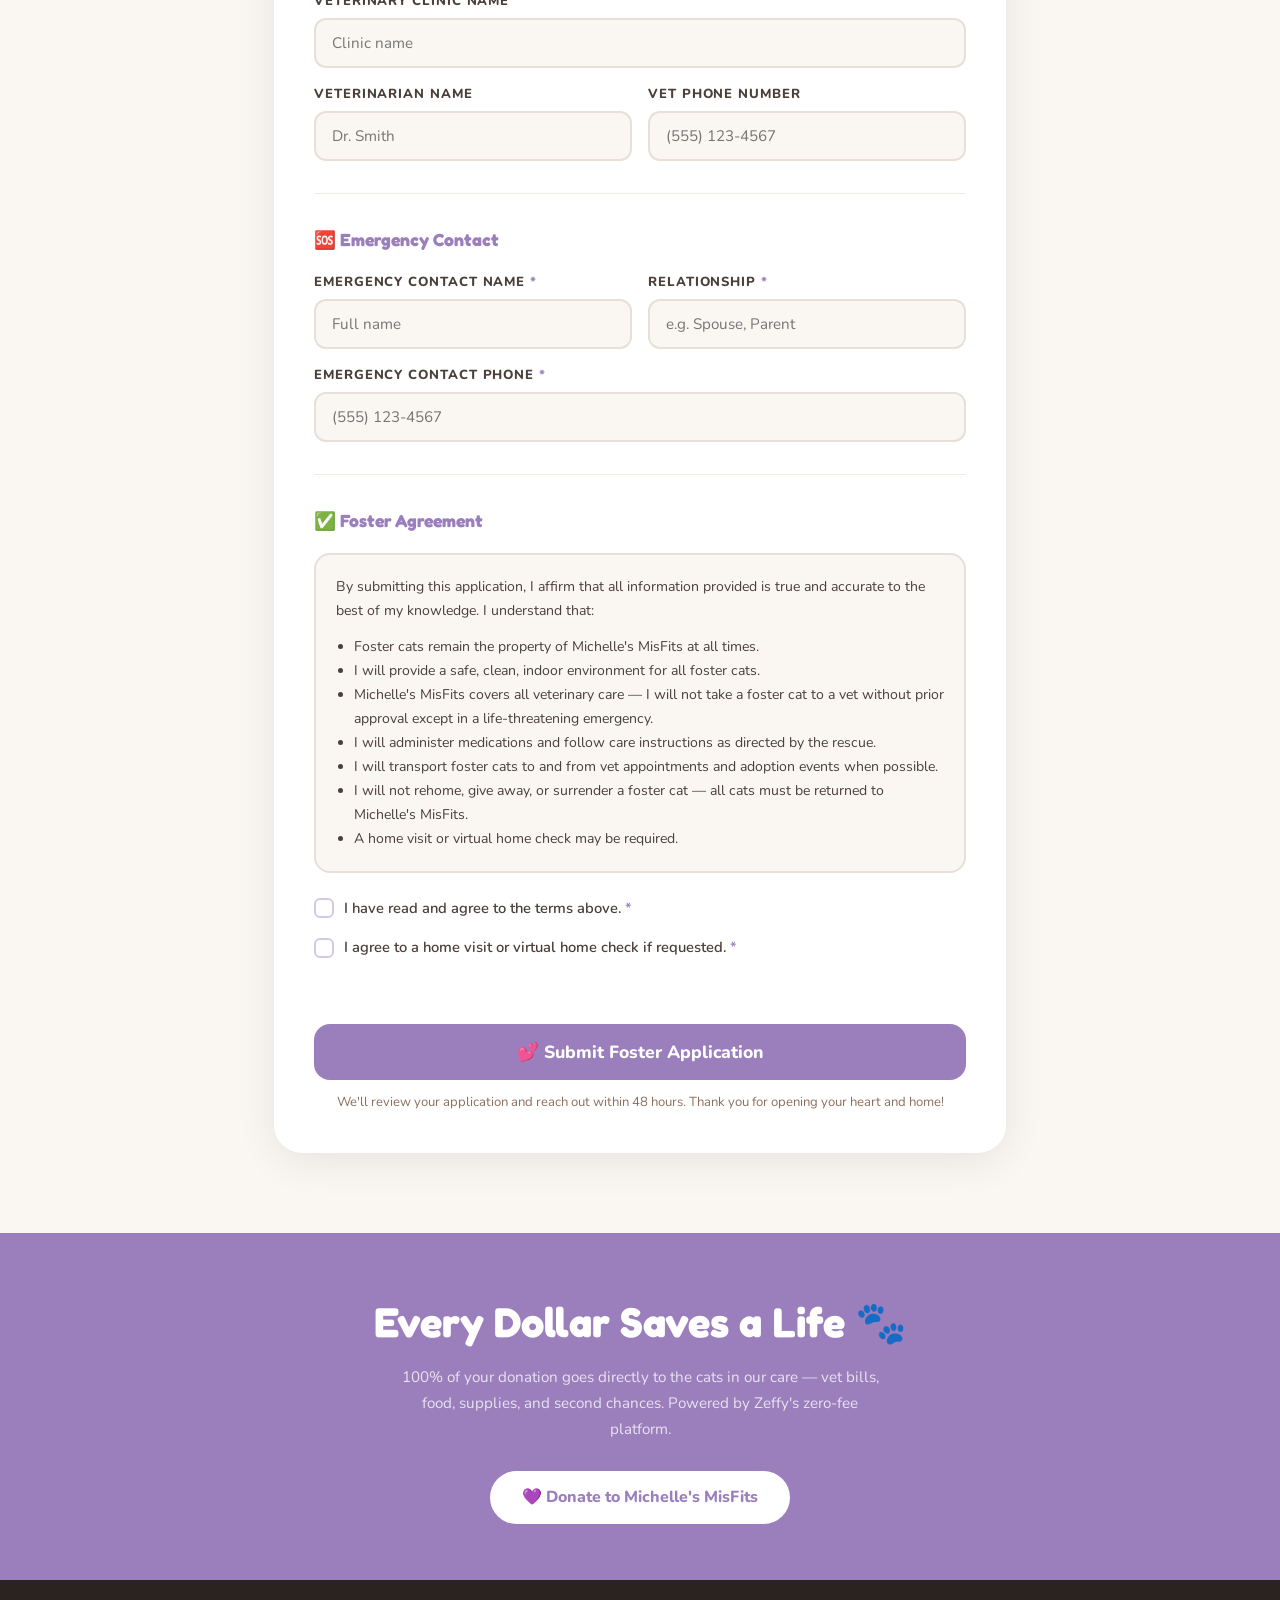
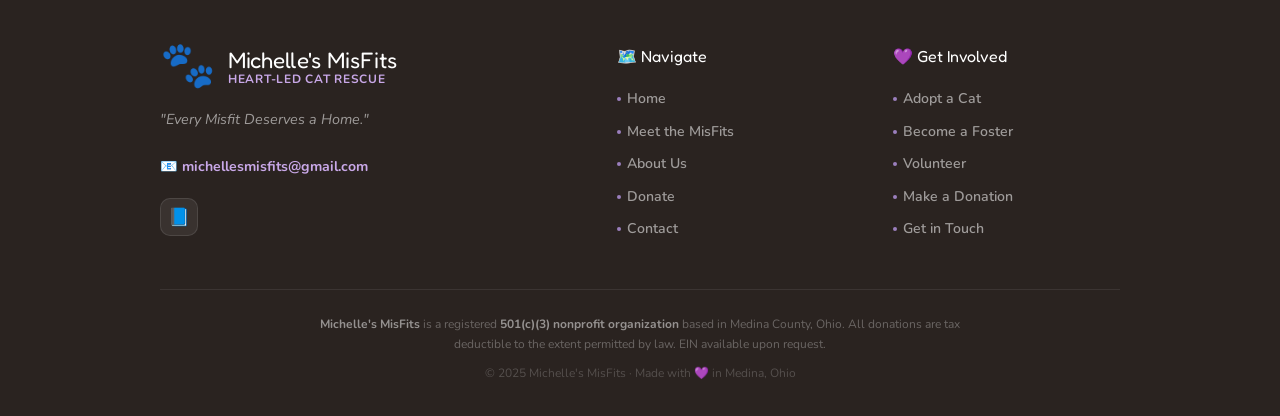
<file: foster.html>
<!DOCTYPE html>
<html lang="en">
<head>
  <meta charset="UTF-8">
  <meta name="viewport" content="width=device-width, initial-scale=1.0">
  <title>Foster Application – Michelle's MisFits</title>
  <meta name="description" content="Apply to foster a MisFit cat. You provide the love — we provide everything else.">
  <link rel="preconnect" href="https://fonts.googleapis.com">
  <link rel="preconnect" href="https://fonts.gstatic.com" crossorigin>
  <link href="https://fonts.googleapis.com/css2?family=Fredoka+One&family=Nunito:wght@400;600;700;800;900&display=swap" rel="stylesheet">
  <link rel="stylesheet" href="styles.css">
</head>
<body>

<!-- NAV -->
<nav>
  <a href="index.html" class="nav-logo">Michelle's <span>MisFits</span> 🐾</a>
  <button class="hamburger" onclick="document.querySelector('.nav-links').classList.toggle('open')" aria-label="Toggle menu"><span></span><span></span><span></span></button>
  <ul class="nav-links">
    <li><a href="about.html">About</a></li>
    <li><a href="meet-the-misfits.html">Meet the MisFits</a></li>
    <li><a href="adopt.html">Adopt</a></li>
    <li><a href="foster.html">Foster</a></li>
    <li><a href="volunteer.html">Volunteer</a></li>
    <li><a href="contact.html">Contact</a></li>
    <li><a href="donate.html" class="nav-donate">💛 Donate</a></li>
  </ul>
</nav>

<!-- 1. DARK HERO -->
<section class="page-hero">
  <div class="hero-inner">
    <span class="hero-eyebrow">💕 Open Your Home</span>
    <h1>Foster a <span class="accent">MisFit</span></h1>
    <p class="hero-sub">You provide the love — we provide everything else.</p>
  </div>
</section>

<!-- 2. PURPLE MARQUEE -->
<div class="marquee-strip">
  <div class="marquee-track">
    <span class="marquee-item">💕 We Supply Everything</span>
    <span class="marquee-item">🍼 Bottle Baby Fosters Needed</span>
    <span class="marquee-item">🏥 All Vet Care Covered</span>
    <span class="marquee-item">🐾 Save a Life From Your Couch</span>
    <span class="marquee-item">💜 Fostering = Freedom</span>
    <span class="marquee-item">🏠 Temporary Home, Permanent Impact</span>
    <span class="marquee-item">✨ You're Their Second Chance</span>
    <span class="marquee-item">💛 Every Foster Saves Two Lives</span>
    <!-- Duplicated for seamless loop -->
    <span class="marquee-item">💕 We Supply Everything</span>
    <span class="marquee-item">🍼 Bottle Baby Fosters Needed</span>
    <span class="marquee-item">🏥 All Vet Care Covered</span>
    <span class="marquee-item">🐾 Save a Life From Your Couch</span>
    <span class="marquee-item">💜 Fostering = Freedom</span>
    <span class="marquee-item">🏠 Temporary Home, Permanent Impact</span>
    <span class="marquee-item">✨ You're Their Second Chance</span>
    <span class="marquee-item">💛 Every Foster Saves Two Lives</span>
  </div>
</div>

<!-- 3. FORM -->
<div class="forms-page">
  <div class="form-card">
    <div class="form-header">
      <span class="form-icon">💕</span>
      <h2 class="form-title-lg">Foster Application</h2>
      <p class="form-subtitle">Thank you for opening your home to a cat in need! Fostering is the backbone of our rescue — without fosters, we can't save lives. Please fill out this application and we'll be in touch within 48 hours.</p>
    </div>

    <div class="notice-box">
      Michelle's MisFits provides <strong>all food, litter, supplies, and veterinary care</strong> for foster cats. You provide the love, a safe space, and a little patience. We're with you every step of the way! 💕
    </div>

    <form action="https://formspree.io/f/mzdawndw" method="POST" onsubmit="handleSubmit(event)">

      <!-- 👤 Personal Information -->
      <div class="form-section">
        <h3 class="section-label">👤 Personal Information</h3>
        <div class="field-grid">
          <div class="field-group">
            <label class="field-label">First Name <span class="field-req">*</span></label>
            <input type="text" name="first_name" required placeholder="Jane">
          </div>
          <div class="field-group">
            <label class="field-label">Last Name <span class="field-req">*</span></label>
            <input type="text" name="last_name" required placeholder="Smith">
          </div>
          <div class="field-group">
            <label class="field-label">Email <span class="field-req">*</span></label>
            <input type="email" name="email" required placeholder="jane@example.com">
          </div>
          <div class="field-group">
            <label class="field-label">Phone <span class="field-req">*</span></label>
            <input type="tel" name="phone" required placeholder="(555) 123-4567">
          </div>
          <div class="field-group field-full">
            <label class="field-label">Street Address <span class="field-req">*</span></label>
            <input type="text" name="address" required placeholder="123 Main St">
          </div>
          <div class="field-group">
            <label class="field-label">City <span class="field-req">*</span></label>
            <input type="text" name="city" required placeholder="Medina">
          </div>
          <div class="field-group">
            <label class="field-label">ZIP Code <span class="field-req">*</span></label>
            <input type="text" name="zip" required placeholder="44256">
          </div>
          <div class="field-group">
            <label class="field-label">Date of Birth <span class="field-req">*</span></label>
            <input type="text" name="dob" required placeholder="MM/DD/YYYY">
          </div>
          <div class="field-group">
            <label class="field-label">How Did You Hear About Us?</label>
            <select name="how_heard">
              <option value="" disabled selected>Select one...</option>
              <option value="Facebook">Facebook</option>
              <option value="Instagram">Instagram</option>
              <option value="Friend/Family">Friend or Family</option>
              <option value="Google">Google Search</option>
              <option value="Event">Event</option>
              <option value="Petfinder">Petfinder</option>
              <option value="Other">Other</option>
            </select>
          </div>
        </div>
      </div>

      <!-- 🏠 Your Home -->
      <div class="form-section">
        <h3 class="section-label">🏠 Your Home</h3>
        <div class="field-grid">
          <div class="field-group field-full">
            <label class="field-label">Type of Home <span class="field-req">*</span></label>
            <select name="home_type" required>
              <option value="" disabled selected>Select one...</option>
              <option value="House">House</option>
              <option value="Apartment">Apartment</option>
              <option value="Condo">Condo</option>
              <option value="Townhouse">Townhouse</option>
              <option value="Mobile Home">Mobile Home</option>
              <option value="Other">Other</option>
            </select>
          </div>
          <div class="field-group field-full">
            <label class="field-label">Do You Own or Rent? <span class="field-req">*</span></label>
            <div class="radio-group inline">
              <label class="radio-item"><input type="radio" name="own_rent" value="Own" required> <label>Own</label></label>
              <label class="radio-item"><input type="radio" name="own_rent" value="Rent"> <label>Rent</label></label>
            </div>
          </div>
          <div class="field-group field-full">
            <label class="field-label">If Renting, Does Your Landlord Allow Cats? <span class="field-req">*</span></label>
            <div class="radio-group inline">
              <label class="radio-item"><input type="radio" name="landlord" value="Yes" required> <label>Yes</label></label>
              <label class="radio-item"><input type="radio" name="landlord" value="No"> <label>No</label></label>
              <label class="radio-item"><input type="radio" name="landlord" value="N/A - I own"> <label>N/A — I own</label></label>
            </div>
          </div>
          <div class="field-group">
            <label class="field-label">Number of Adults in Home <span class="field-req">*</span></label>
            <input type="number" name="adults" required min="1" placeholder="2">
          </div>
          <div class="field-group">
            <label class="field-label">Number of Children in Home</label>
            <input type="number" name="children" min="0" placeholder="0">
          </div>
          <div class="field-group field-full">
            <label class="field-label">Ages of Children (if applicable)</label>
            <input type="text" name="children_ages" placeholder="e.g. 4, 7, 12">
          </div>
          <div class="field-group field-full">
            <label class="field-label">Does Anyone in the Home Have Allergies to Cats? <span class="field-req">*</span></label>
            <div class="radio-group inline">
              <label class="radio-item"><input type="radio" name="allergies" value="Yes" required> <label>Yes</label></label>
              <label class="radio-item"><input type="radio" name="allergies" value="No"> <label>No</label></label>
            </div>
          </div>
        </div>
      </div>

      <!-- 🐾 Current Pets -->
      <div class="form-section">
        <h3 class="section-label">🐾 Current Pets</h3>
        <div class="field-grid">
          <div class="field-group field-full">
            <label class="field-label">Do You Currently Have Any Pets? <span class="field-req">*</span></label>
            <div class="radio-group inline">
              <label class="radio-item"><input type="radio" name="has_pets" value="Yes" required> <label>Yes</label></label>
              <label class="radio-item"><input type="radio" name="has_pets" value="No"> <label>No</label></label>
            </div>
          </div>
          <div class="field-group field-full">
            <label class="field-label">If Yes, Please Describe (species, breed, age, spayed/neutered)</label>
            <textarea name="current_pets" placeholder="e.g. 1 domestic shorthair cat, 3 years old, spayed" rows="3"></textarea>
          </div>
          <div class="field-group field-full">
            <label class="field-label">Are Your Current Pets Up to Date on Vaccinations?</label>
            <div class="radio-group inline">
              <label class="radio-item"><input type="radio" name="pet_vaccines" value="Yes"> <label>Yes</label></label>
              <label class="radio-item"><input type="radio" name="pet_vaccines" value="No"> <label>No</label></label>
              <label class="radio-item"><input type="radio" name="pet_vaccines" value="N/A"> <label>N/A</label></label>
            </div>
          </div>
        </div>
      </div>

      <!-- 💕 Fostering Preferences -->
      <div class="form-section">
        <h3 class="section-label">💕 Fostering Preferences</h3>
        <div class="field-grid">
          <div class="field-group field-full">
            <label class="field-label">Have You Fostered Animals Before? <span class="field-req">*</span></label>
            <div class="radio-group inline">
              <label class="radio-item"><input type="radio" name="prev_foster" value="Yes" required> <label>Yes</label></label>
              <label class="radio-item"><input type="radio" name="prev_foster" value="No"> <label>No</label></label>
            </div>
          </div>
          <div class="field-group field-full">
            <label class="field-label">What Type of Foster Cat Are You Open To? (check all that apply) <span class="field-req">*</span></label>
            <div class="checkbox-group inline">
              <label class="checkbox-item"><input type="checkbox" name="foster_type" value="Neonatal/bottle babies"> <label>Neonatal/bottle babies</label></label>
              <label class="checkbox-item"><input type="checkbox" name="foster_type" value="Young kittens"> <label>Young kittens</label></label>
              <label class="checkbox-item"><input type="checkbox" name="foster_type" value="Juvenile"> <label>Juvenile</label></label>
              <label class="checkbox-item"><input type="checkbox" name="foster_type" value="Adult"> <label>Adult</label></label>
              <label class="checkbox-item"><input type="checkbox" name="foster_type" value="Senior"> <label>Senior</label></label>
              <label class="checkbox-item"><input type="checkbox" name="foster_type" value="Special needs"> <label>Special needs</label></label>
              <label class="checkbox-item"><input type="checkbox" name="foster_type" value="Shy/undersocialized"> <label>Shy/undersocialized</label></label>
              <label class="checkbox-item"><input type="checkbox" name="foster_type" value="Open to anything"> <label>Open to anything</label></label>
            </div>
          </div>
          <div class="field-group">
            <label class="field-label">How Many Cats Can You Foster at Once? <span class="field-req">*</span></label>
            <select name="foster_count" required>
              <option value="" disabled selected>Select one...</option>
              <option value="1">1</option>
              <option value="2">2</option>
              <option value="3-4">3-4</option>
              <option value="5+">5+</option>
              <option value="A whole litter">A whole litter</option>
            </select>
          </div>
          <div class="field-group">
            <label class="field-label">How Long Can You Foster? <span class="field-req">*</span></label>
            <select name="foster_duration" required>
              <option value="" disabled selected>Select one...</option>
              <option value="1-2 weeks">1-2 weeks</option>
              <option value="2-4 weeks">2-4 weeks</option>
              <option value="1-2 months">1-2 months</option>
              <option value="2-3 months">2-3 months</option>
              <option value="As long as needed">As long as needed</option>
            </select>
          </div>
          <div class="field-group field-full">
            <label class="field-label">Do You Have a Separate Room/Space to Isolate a Foster Cat? <span class="field-req">*</span></label>
            <div class="radio-group inline">
              <label class="radio-item"><input type="radio" name="isolation_space" value="Yes" required> <label>Yes</label></label>
              <label class="radio-item"><input type="radio" name="isolation_space" value="No"> <label>No</label></label>
            </div>
          </div>
          <div class="field-group field-full">
            <label class="field-label">Will Foster Cats Be Kept Strictly Indoors? <span class="field-req">*</span></label>
            <div class="radio-group inline">
              <label class="radio-item"><input type="radio" name="indoor_only" value="Yes" required> <label>Yes</label></label>
              <label class="radio-item"><input type="radio" name="indoor_only" value="No"> <label>No</label></label>
            </div>
          </div>
          <div class="field-group field-full">
            <label class="field-label">Why Do You Want to Foster? <span class="field-req">*</span></label>
            <textarea name="why_foster" required placeholder="Tell us what inspires you to foster cats in need." rows="4"></textarea>
          </div>
        </div>
      </div>

      <!-- 🏥 Veterinarian Information -->
      <div class="form-section">
        <h3 class="section-label">🏥 Veterinarian Information</h3>
        <div class="field-grid">
          <div class="field-group field-full">
            <label class="field-label">Veterinary Clinic Name</label>
            <input type="text" name="vet_clinic" placeholder="Clinic name">
          </div>
          <div class="field-group">
            <label class="field-label">Veterinarian Name</label>
            <input type="text" name="vet_name" placeholder="Dr. Smith">
          </div>
          <div class="field-group">
            <label class="field-label">Vet Phone Number</label>
            <input type="tel" name="vet_phone" placeholder="(555) 123-4567">
          </div>
        </div>
      </div>

      <!-- 🆘 Emergency Contact -->
      <div class="form-section">
        <h3 class="section-label">🆘 Emergency Contact</h3>
        <div class="field-grid">
          <div class="field-group">
            <label class="field-label">Emergency Contact Name <span class="field-req">*</span></label>
            <input type="text" name="emergency_name" required placeholder="Full name">
          </div>
          <div class="field-group">
            <label class="field-label">Relationship <span class="field-req">*</span></label>
            <input type="text" name="emergency_relationship" required placeholder="e.g. Spouse, Parent">
          </div>
          <div class="field-group field-full">
            <label class="field-label">Emergency Contact Phone <span class="field-req">*</span></label>
            <input type="tel" name="emergency_phone" required placeholder="(555) 123-4567">
          </div>
        </div>
      </div>

      <!-- ✅ Foster Agreement -->
      <div class="form-section">
        <h3 class="section-label">✅ Foster Agreement</h3>
        <div class="agreement-box">
          <p>By submitting this application, I affirm that all information provided is true and accurate to the best of my knowledge. I understand that:</p>
          <ul style="margin:12px 0 0 18px;list-style:disc;">
            <li>Foster cats remain the property of Michelle's MisFits at all times.</li>
            <li>I will provide a safe, clean, indoor environment for all foster cats.</li>
            <li>Michelle's MisFits covers all veterinary care — I will not take a foster cat to a vet without prior approval except in a life-threatening emergency.</li>
            <li>I will administer medications and follow care instructions as directed by the rescue.</li>
            <li>I will transport foster cats to and from vet appointments and adoption events when possible.</li>
            <li>I will not rehome, give away, or surrender a foster cat — all cats must be returned to Michelle's MisFits.</li>
            <li>A home visit or virtual home check may be required.</li>
          </ul>
        </div>
        <div class="field-grid">
          <div class="field-group field-full">
            <label class="checkbox-item">
              <input type="checkbox" name="agree" value="Yes" required>
              <label>I have read and agree to the terms above. <span class="field-req">*</span></label>
            </label>
          </div>
          <div class="field-group field-full">
            <label class="checkbox-item">
              <input type="checkbox" name="home_check" value="Yes" required>
              <label>I agree to a home visit or virtual home check if requested. <span class="field-req">*</span></label>
            </label>
          </div>
        </div>
      </div>

      <button type="submit" class="submit-btn">💕 Submit Foster Application</button>
      <p class="submit-note">We'll review your application and reach out within 48 hours. Thank you for opening your heart and home!</p>
    </form>

    <div class="success-msg" id="fos-success">
      <span class="s-icon">🎉</span>
      <h3>Application Submitted!</h3>
      <p>Thank you for applying to foster with Michelle's MisFits! We've received your application and will review it carefully. Expect to hear from us within 48 hours. In the meantime, feel free to <a href="mailto:michellesmisfits@gmail.com">email us</a> with any questions.</p>
    </div>
  </div>
</div>

<!-- PRE-FOOTER + FOOTER -->
<div class="pre-footer">
  <h2>Every Dollar Saves a Life 🐾</h2>
  <p>100% of your donation goes directly to the cats in our care — vet bills, food, supplies, and second chances. Powered by Zeffy's zero-fee platform.</p>
  <a href="donate.html" class="btn btn-white">💜 Donate to Michelle's MisFits</a>
</div>
<footer class="site-footer">
  <div class="footer-inner">
    <div class="footer-brand">
      <div class="footer-logo-wrap">
        <span class="footer-logo-emoji">🐾</span>
        <div class="footer-logo-text">Michelle's MisFits<span>Heart-Led Cat Rescue</span></div>
      </div>
      <p class="footer-tagline">"Every Misfit Deserves a Home."</p>
      <a href="mailto:michellesmisfits@gmail.com" class="footer-email">📧 michellesmisfits@gmail.com</a>
      <div class="social-row">
        <a href="https://www.facebook.com/people/Michelles-MisFits/61588506330817/" target="_blank" class="social-icon" title="Facebook">📘</a>
      </div>
    </div>
    <div class="footer-nav-col">
      <div class="footer-nav-title">🗺️ Navigate</div>
      <ul class="footer-nav-list">
        <li><a href="index.html"><span class="nav-dot"></span>Home</a></li>
        <li><a href="meet-the-misfits.html"><span class="nav-dot"></span>Meet the MisFits</a></li>
        <li><a href="about.html"><span class="nav-dot"></span>About Us</a></li>
        <li><a href="donate.html"><span class="nav-dot"></span>Donate</a></li>
        <li><a href="contact.html"><span class="nav-dot"></span>Contact</a></li>
      </ul>
    </div>
    <div class="footer-nav-col">
      <div class="footer-nav-title">💜 Get Involved</div>
      <ul class="footer-nav-list">
        <li><a href="meet-the-misfits.html"><span class="nav-dot"></span>Adopt a Cat</a></li>
        <li><a href="foster.html"><span class="nav-dot"></span>Become a Foster</a></li>
        <li><a href="volunteer.html"><span class="nav-dot"></span>Volunteer</a></li>
        <li><a href="donate.html"><span class="nav-dot"></span>Make a Donation</a></li>
        <li><a href="contact.html"><span class="nav-dot"></span>Get in Touch</a></li>
      </ul>
    </div>
  </div>
  <div class="footer-bottom">
    <p class="disclaimer"><strong>Michelle's MisFits</strong> is a registered <strong>501(c)(3) nonprofit organization</strong> based in Medina County, Ohio. All donations are tax deductible to the extent permitted by law. EIN available upon request.</p>
    <p class="copyright">© 2025 Michelle's MisFits · Made with <span class="heart">💜</span> in Medina, Ohio</p>
  </div>
</footer>

<script>
  async function handleSubmit(e) {
    e.preventDefault();
    const form = e.target;
    const data = new FormData(form);
    try {
      const response = await fetch(form.action, {
        method: 'POST',
        body: data,
        headers: { 'Accept': 'application/json' }
      });
      if (response.ok) {
        form.style.display = 'none';
        document.getElementById('fos-success').style.display = 'block';
      } else {
        alert('Oops! Something went wrong. Please try again or email us directly at michellesmisfits@gmail.com.');
      }
    } catch (err) {
      alert('Oops! Something went wrong. Please try again or email us directly at michellesmisfits@gmail.com.');
    }
  }
</script>

</body>
</html>
</file>
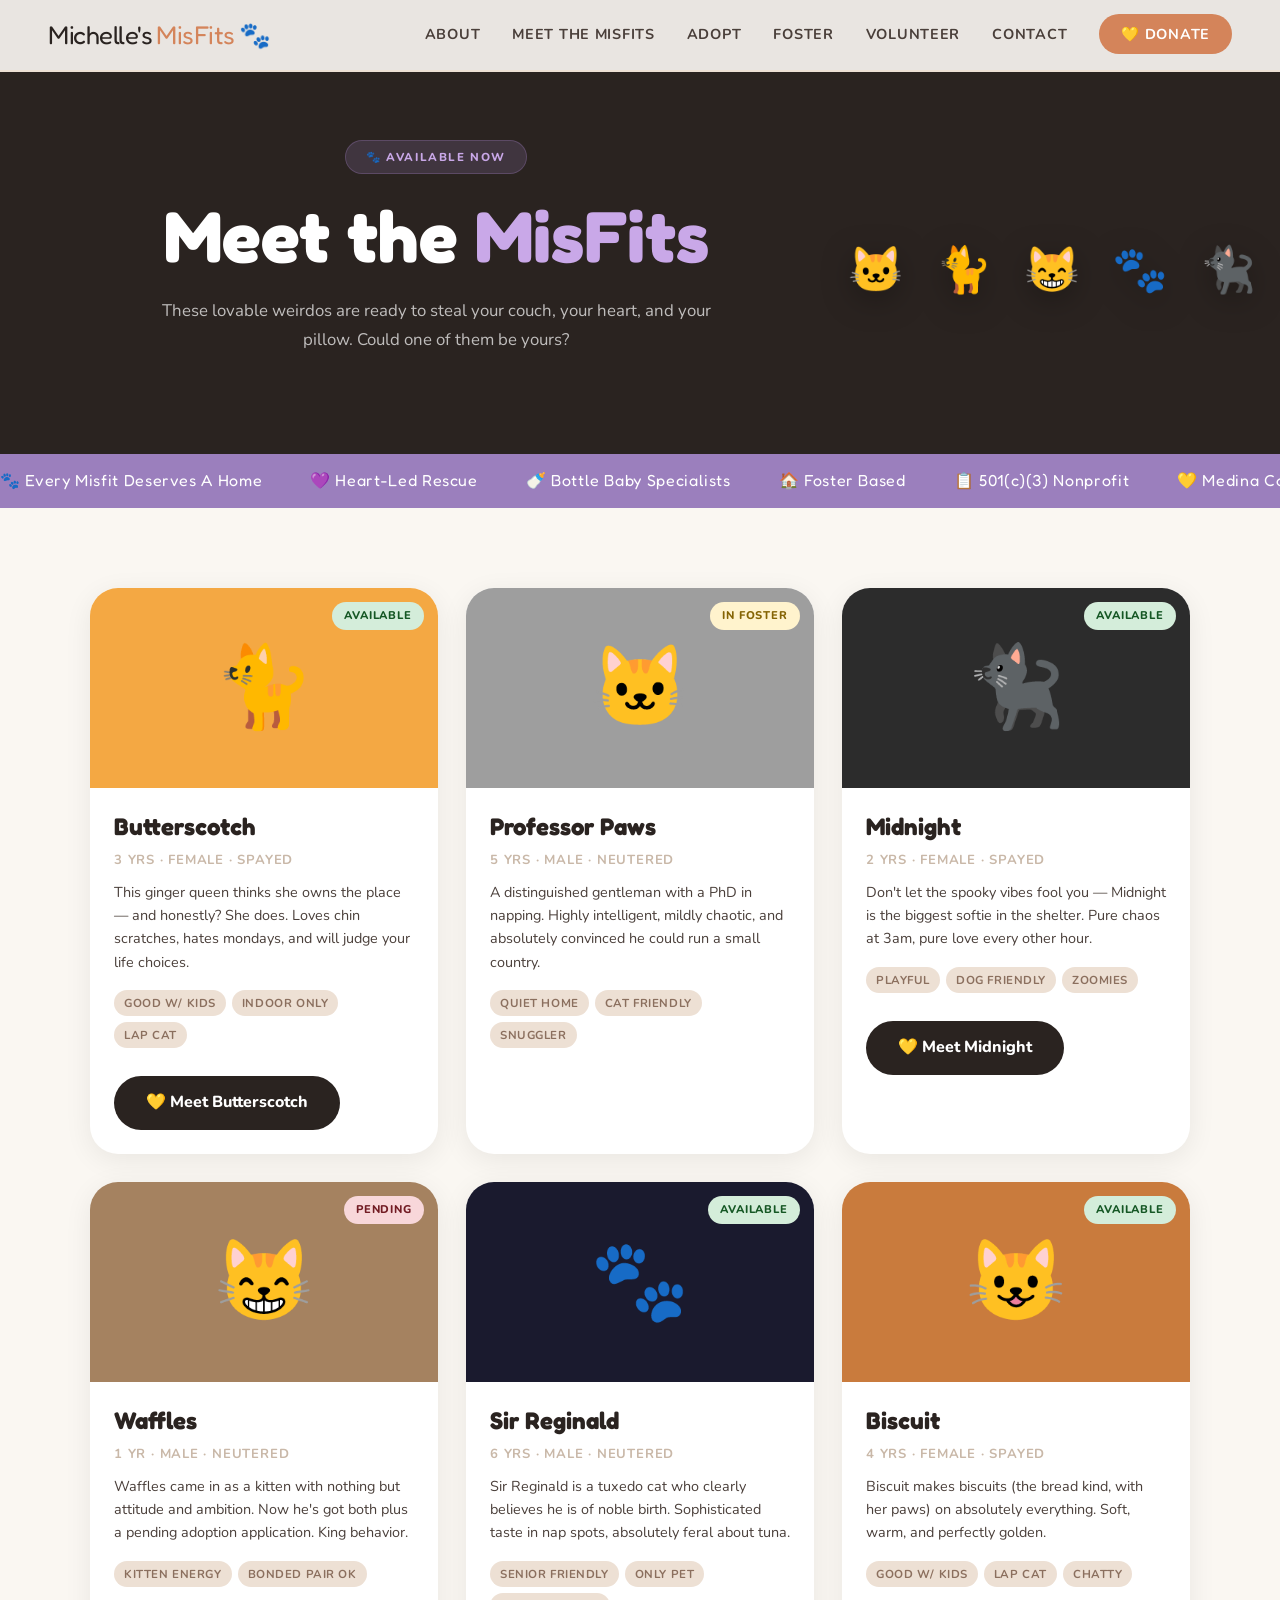
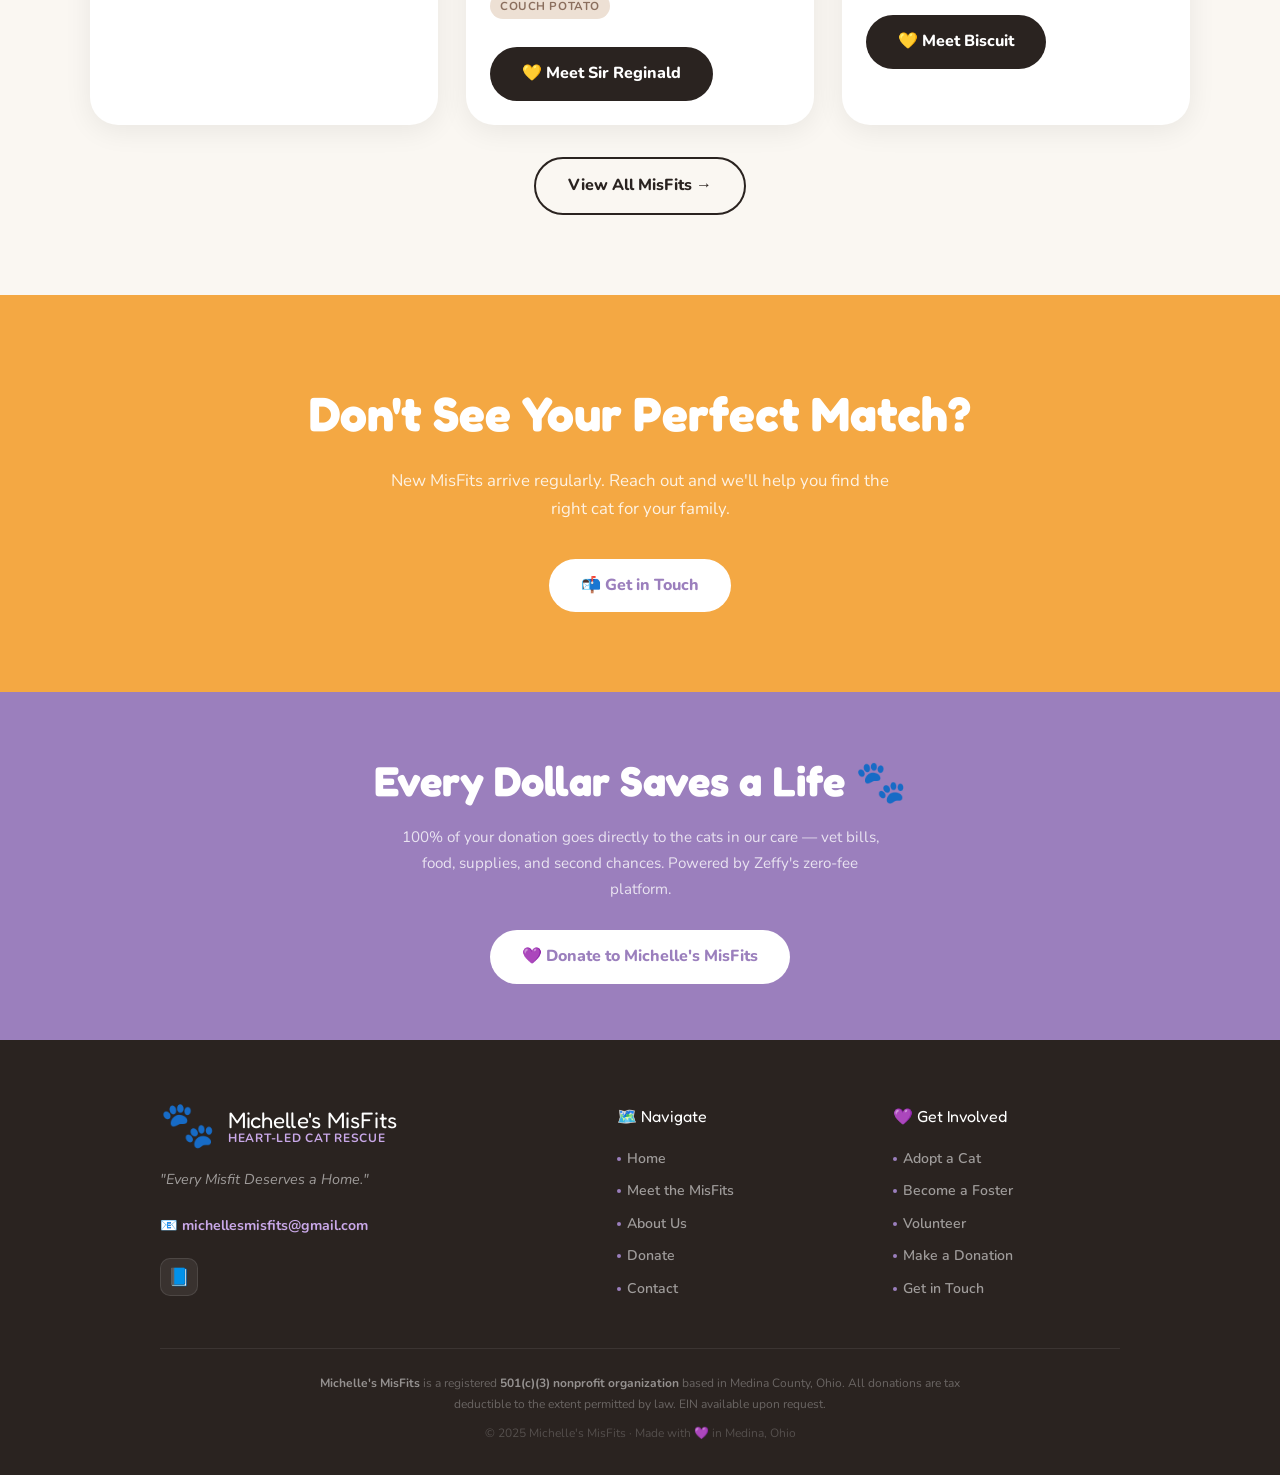
<file: meet-the-misfits.html>
<!DOCTYPE html>
<html lang="en">
<head>
  <meta charset="UTF-8">
  <meta name="viewport" content="width=device-width, initial-scale=1.0">
  <title>Meet the MisFits | Michelle's MisFits Cat Rescue</title>
  <meta name="description" content="Meet our adorable, adoptable cats! Each MisFit has a unique personality and is looking for their forever home. View available cats from Michelle's MisFits rescue in Medina County, Ohio.">
  <link rel="preconnect" href="https://fonts.googleapis.com">
  <link rel="preconnect" href="https://fonts.gstatic.com" crossorigin>
  <link href="https://fonts.googleapis.com/css2?family=Fredoka+One&family=Nunito:wght@400;600;700;800&display=swap" rel="stylesheet">
  <link rel="stylesheet" href="styles.css">
</head>
<body>

  <nav>
    <a href="index.html" class="nav-logo">Michelle's <span>MisFits</span> 🐾</a>
    <button class="hamburger" onclick="document.querySelector('.nav-links').classList.toggle('open')" aria-label="Toggle menu"><span></span><span></span><span></span></button>
    <ul class="nav-links">
      <li><a href="about.html">About</a></li>
      <li><a href="meet-the-misfits.html">Meet the MisFits</a></li>
      <li><a href="adopt.html">Adopt</a></li>
      <li><a href="foster.html">Foster</a></li>
      <li><a href="volunteer.html">Volunteer</a></li>
      <li><a href="contact.html">Contact</a></li>
      <li><a href="donate.html" class="nav-donate">💛 Donate</a></li>
    </ul>
  </nav>

  <!-- Hero -->
  <section class="page-hero">
    <div class="hero-content">
      <p class="eyebrow">🐾 Available Now</p>
      <h1>Meet the <span class="accent">MisFits</span></h1>
      <p class="subtitle">These lovable weirdos are ready to steal your couch, your heart, and your pillow. Could one of them be yours?</p>
    </div>
    <div class="floating-cats">
      <span class="float-cat float-cat-1">🐱</span>
      <span class="float-cat float-cat-2">🐈</span>
      <span class="float-cat float-cat-3">😸</span>
      <span class="float-cat float-cat-4">🐾</span>
      <span class="float-cat float-cat-5">🐈‍⬛</span>
    </div>
  </section>

  <!-- Marquee -->
  <div class="marquee">
    <div class="marquee-track">
      <span>🐾 Every Misfit Deserves A Home</span>
      <span>💜 Heart-Led Rescue</span>
      <span>🍼 Bottle Baby Specialists</span>
      <span>🏠 Foster Based</span>
      <span>📋 501(c)(3) Nonprofit</span>
      <span>💛 Medina County Ohio</span>
      <span>🐾 Every Misfit Deserves A Home</span>
      <span>💜 Heart-Led Rescue</span>
      <span>🍼 Bottle Baby Specialists</span>
      <span>🏠 Foster Based</span>
      <span>📋 501(c)(3) Nonprofit</span>
      <span>💛 Medina County Ohio</span>
    </div>
  </div>

  <!-- Cat Gallery -->
  <section class="adopt-section">
    <div class="animals-grid">

      <!-- Butterscotch -->
      <div class="animal-card reveal">
        <div class="animal-photo" style="background-color: #f4a843;">
          <span class="animal-emoji">🐈</span>
          <span class="status-badge status-available">Available</span>
        </div>
        <div class="animal-info">
          <h3>Butterscotch</h3>
          <p class="animal-meta">3 yrs · Female · Spayed</p>
          <p class="animal-bio">This ginger queen thinks she owns the place — and honestly? She does. Loves chin scratches, hates mondays, and will judge your life choices.</p>
          <div class="animal-tags">
            <span class="tag">Good w/ Kids</span>
            <span class="tag">Indoor Only</span>
            <span class="tag">Lap Cat</span>
          </div>
          <a href="adopt.html" class="btn btn-primary">💛 Meet Butterscotch</a>
        </div>
      </div>

      <!-- Professor Paws -->
      <div class="animal-card reveal">
        <div class="animal-photo" style="background-color: #9e9e9e;">
          <span class="animal-emoji">🐱</span>
          <span class="status-badge status-foster">In Foster</span>
        </div>
        <div class="animal-info">
          <h3>Professor Paws</h3>
          <p class="animal-meta">5 yrs · Male · Neutered</p>
          <p class="animal-bio">A distinguished gentleman with a PhD in napping. Highly intelligent, mildly chaotic, and absolutely convinced he could run a small country.</p>
          <div class="animal-tags">
            <span class="tag">Quiet Home</span>
            <span class="tag">Cat Friendly</span>
            <span class="tag">Snuggler</span>
          </div>
        </div>
      </div>

      <!-- Midnight -->
      <div class="animal-card reveal">
        <div class="animal-photo" style="background-color: #2c2c2c;">
          <span class="animal-emoji">🐈‍⬛</span>
          <span class="status-badge status-available">Available</span>
        </div>
        <div class="animal-info">
          <h3>Midnight</h3>
          <p class="animal-meta">2 yrs · Female · Spayed</p>
          <p class="animal-bio">Don't let the spooky vibes fool you — Midnight is the biggest softie in the shelter. Pure chaos at 3am, pure love every other hour.</p>
          <div class="animal-tags">
            <span class="tag">Playful</span>
            <span class="tag">Dog Friendly</span>
            <span class="tag">Zoomies</span>
          </div>
          <a href="adopt.html" class="btn btn-primary">💛 Meet Midnight</a>
        </div>
      </div>

      <!-- Waffles -->
      <div class="animal-card reveal">
        <div class="animal-photo" style="background-color: #a58260;">
          <span class="animal-emoji">😸</span>
          <span class="status-badge status-pending">Pending</span>
        </div>
        <div class="animal-info">
          <h3>Waffles</h3>
          <p class="animal-meta">1 yr · Male · Neutered</p>
          <p class="animal-bio">Waffles came in as a kitten with nothing but attitude and ambition. Now he's got both plus a pending adoption application. King behavior.</p>
          <div class="animal-tags">
            <span class="tag">Kitten Energy</span>
            <span class="tag">Bonded Pair OK</span>
          </div>
        </div>
      </div>

      <!-- Sir Reginald -->
      <div class="animal-card reveal">
        <div class="animal-photo" style="background-color: #1a1a2e;">
          <span class="animal-emoji">🐾</span>
          <span class="status-badge status-available">Available</span>
        </div>
        <div class="animal-info">
          <h3>Sir Reginald</h3>
          <p class="animal-meta">6 yrs · Male · Neutered</p>
          <p class="animal-bio">Sir Reginald is a tuxedo cat who clearly believes he is of noble birth. Sophisticated taste in nap spots, absolutely feral about tuna.</p>
          <div class="animal-tags">
            <span class="tag">Senior Friendly</span>
            <span class="tag">Only Pet</span>
            <span class="tag">Couch Potato</span>
          </div>
          <a href="adopt.html" class="btn btn-primary">💛 Meet Sir Reginald</a>
        </div>
      </div>

      <!-- Biscuit -->
      <div class="animal-card reveal">
        <div class="animal-photo" style="background-color: #c97b3d;">
          <span class="animal-emoji">😺</span>
          <span class="status-badge status-available">Available</span>
        </div>
        <div class="animal-info">
          <h3>Biscuit</h3>
          <p class="animal-meta">4 yrs · Female · Spayed</p>
          <p class="animal-bio">Biscuit makes biscuits (the bread kind, with her paws) on absolutely everything. Soft, warm, and perfectly golden.</p>
          <div class="animal-tags">
            <span class="tag">Good w/ Kids</span>
            <span class="tag">Lap Cat</span>
            <span class="tag">Chatty</span>
          </div>
          <a href="adopt.html" class="btn btn-primary">💛 Meet Biscuit</a>
        </div>
      </div>

    </div>

    <div class="text-center" style="margin-top: 2rem;">
      <a href="adopt.html" class="btn btn-outline">View All MisFits →</a>
    </div>
  </section>

  <!-- CTA Section -->
  <section class="cta-section" style="background: #f4a843;">
    <div class="cta-content reveal">
      <h2>Don't See Your Perfect Match?</h2>
      <p>New MisFits arrive regularly. Reach out and we'll help you find the right cat for your family.</p>
      <a href="contact.html" class="btn btn-white">📬 Get in Touch</a>
    </div>
  </section>

  <!-- Pre-footer + Footer -->
  <div class="pre-footer">
    <h2>Every Dollar Saves a Life 🐾</h2>
    <p>100% of your donation goes directly to the cats in our care — vet bills, food, supplies, and second chances. Powered by Zeffy's zero-fee platform.</p>
    <a href="donate.html" class="btn btn-white">💜 Donate to Michelle's MisFits</a>
  </div>
  <footer class="site-footer">
    <div class="footer-inner">
      <div class="footer-brand">
        <div class="footer-logo-wrap">
          <span class="footer-logo-emoji">🐾</span>
          <div class="footer-logo-text">Michelle's MisFits<span>Heart-Led Cat Rescue</span></div>
        </div>
        <p class="footer-tagline">"Every Misfit Deserves a Home."</p>
        <a href="mailto:michellesmisfits@gmail.com" class="footer-email">📧 michellesmisfits@gmail.com</a>
        <div class="social-row">
          <a href="https://www.facebook.com/people/Michelles-MisFits/61588506330817/" target="_blank" class="social-icon" title="Facebook">📘</a>
        </div>
      </div>
      <div class="footer-nav-col">
        <div class="footer-nav-title">🗺️ Navigate</div>
        <ul class="footer-nav-list">
          <li><a href="index.html"><span class="nav-dot"></span>Home</a></li>
          <li><a href="meet-the-misfits.html"><span class="nav-dot"></span>Meet the MisFits</a></li>
          <li><a href="about.html"><span class="nav-dot"></span>About Us</a></li>
          <li><a href="donate.html"><span class="nav-dot"></span>Donate</a></li>
          <li><a href="contact.html"><span class="nav-dot"></span>Contact</a></li>
        </ul>
      </div>
      <div class="footer-nav-col">
        <div class="footer-nav-title">💜 Get Involved</div>
        <ul class="footer-nav-list">
          <li><a href="meet-the-misfits.html"><span class="nav-dot"></span>Adopt a Cat</a></li>
          <li><a href="foster.html"><span class="nav-dot"></span>Become a Foster</a></li>
          <li><a href="volunteer.html"><span class="nav-dot"></span>Volunteer</a></li>
          <li><a href="donate.html"><span class="nav-dot"></span>Make a Donation</a></li>
          <li><a href="contact.html"><span class="nav-dot"></span>Get in Touch</a></li>
        </ul>
      </div>
    </div>
    <div class="footer-bottom">
      <p class="disclaimer"><strong>Michelle's MisFits</strong> is a registered <strong>501(c)(3) nonprofit organization</strong> based in Medina County, Ohio. All donations are tax deductible to the extent permitted by law. EIN available upon request.</p>
      <p class="copyright">© 2025 Michelle's MisFits · Made with <span class="heart">💜</span> in Medina, Ohio</p>
    </div>
  </footer>

  <!-- Scroll Reveal -->
  <script>
    const observer = new IntersectionObserver((entries) => {
      entries.forEach(entry => {
        if (entry.isIntersecting) {
          entry.target.classList.add('revealed');
          observer.unobserve(entry.target);
        }
      });
    }, { threshold: 0.15 });

    document.querySelectorAll('.reveal').forEach(el => observer.observe(el));
  </script>

</body>
</html>
</file>
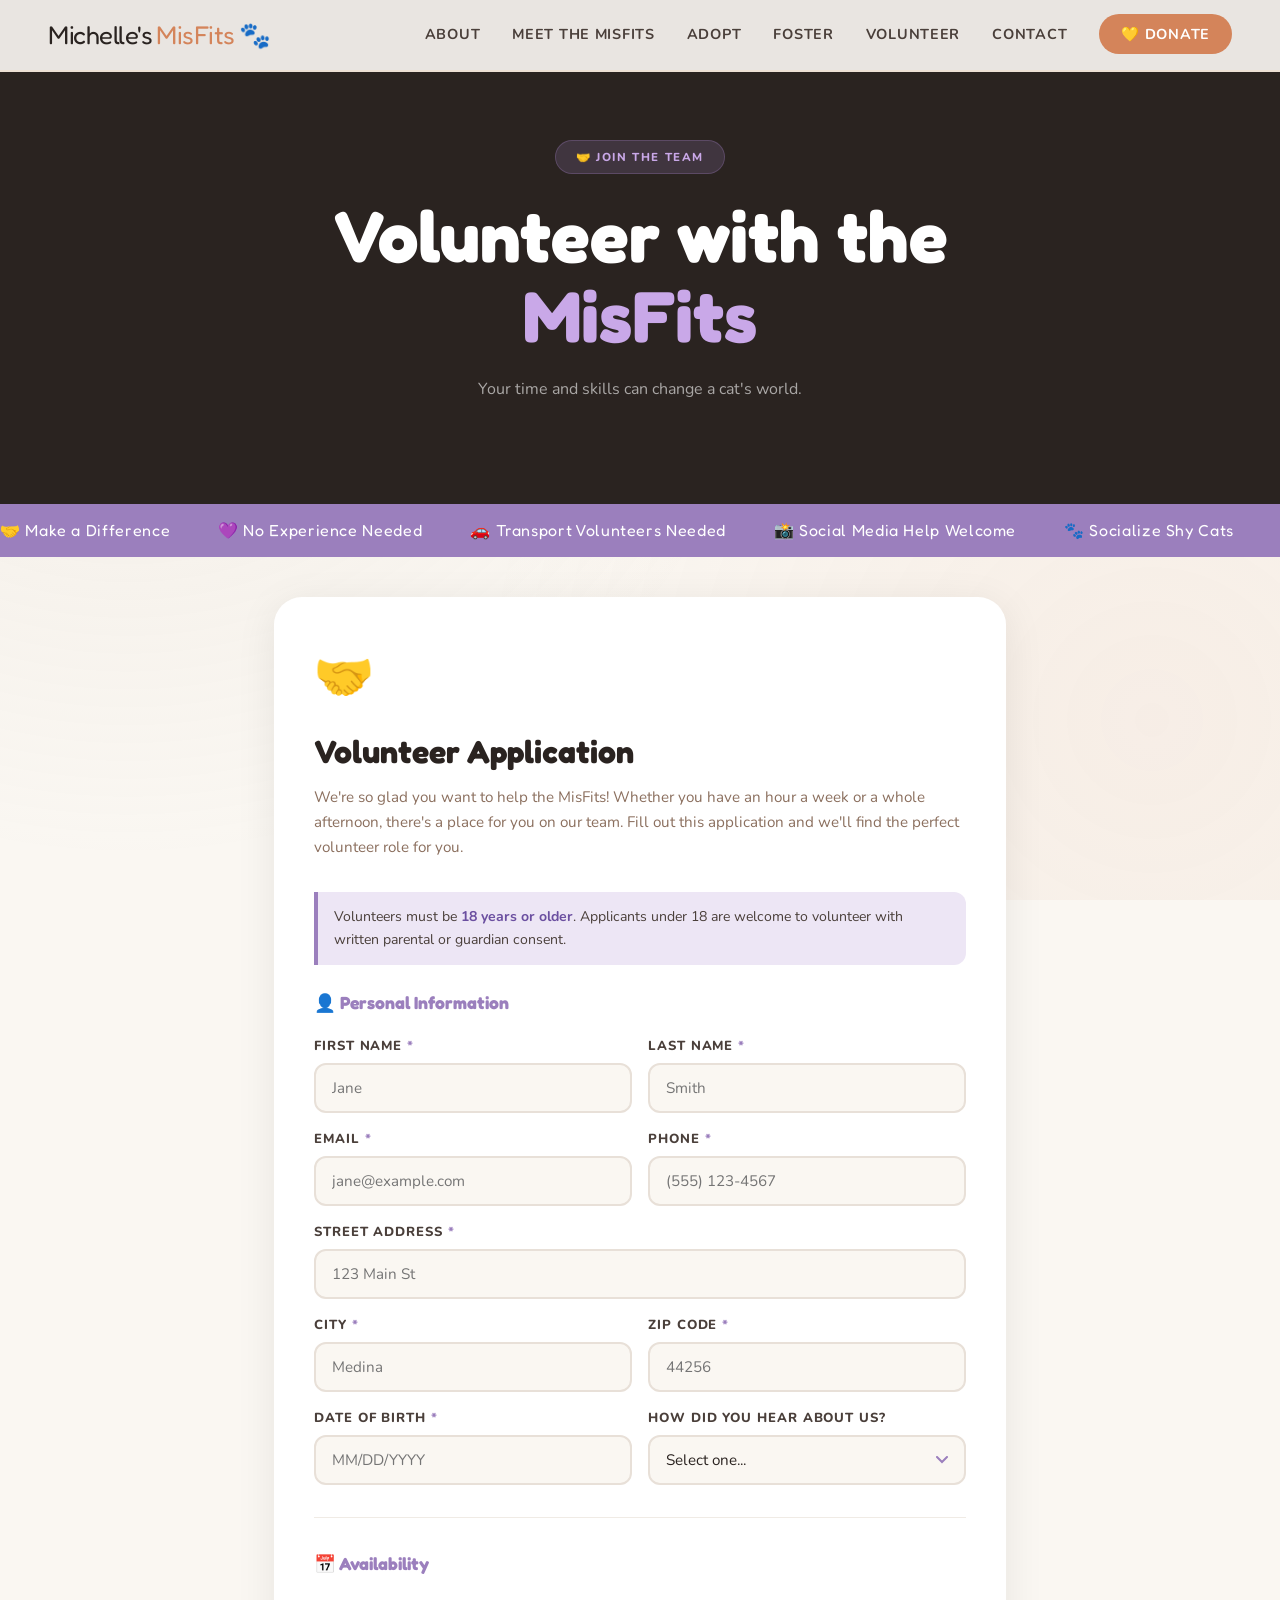
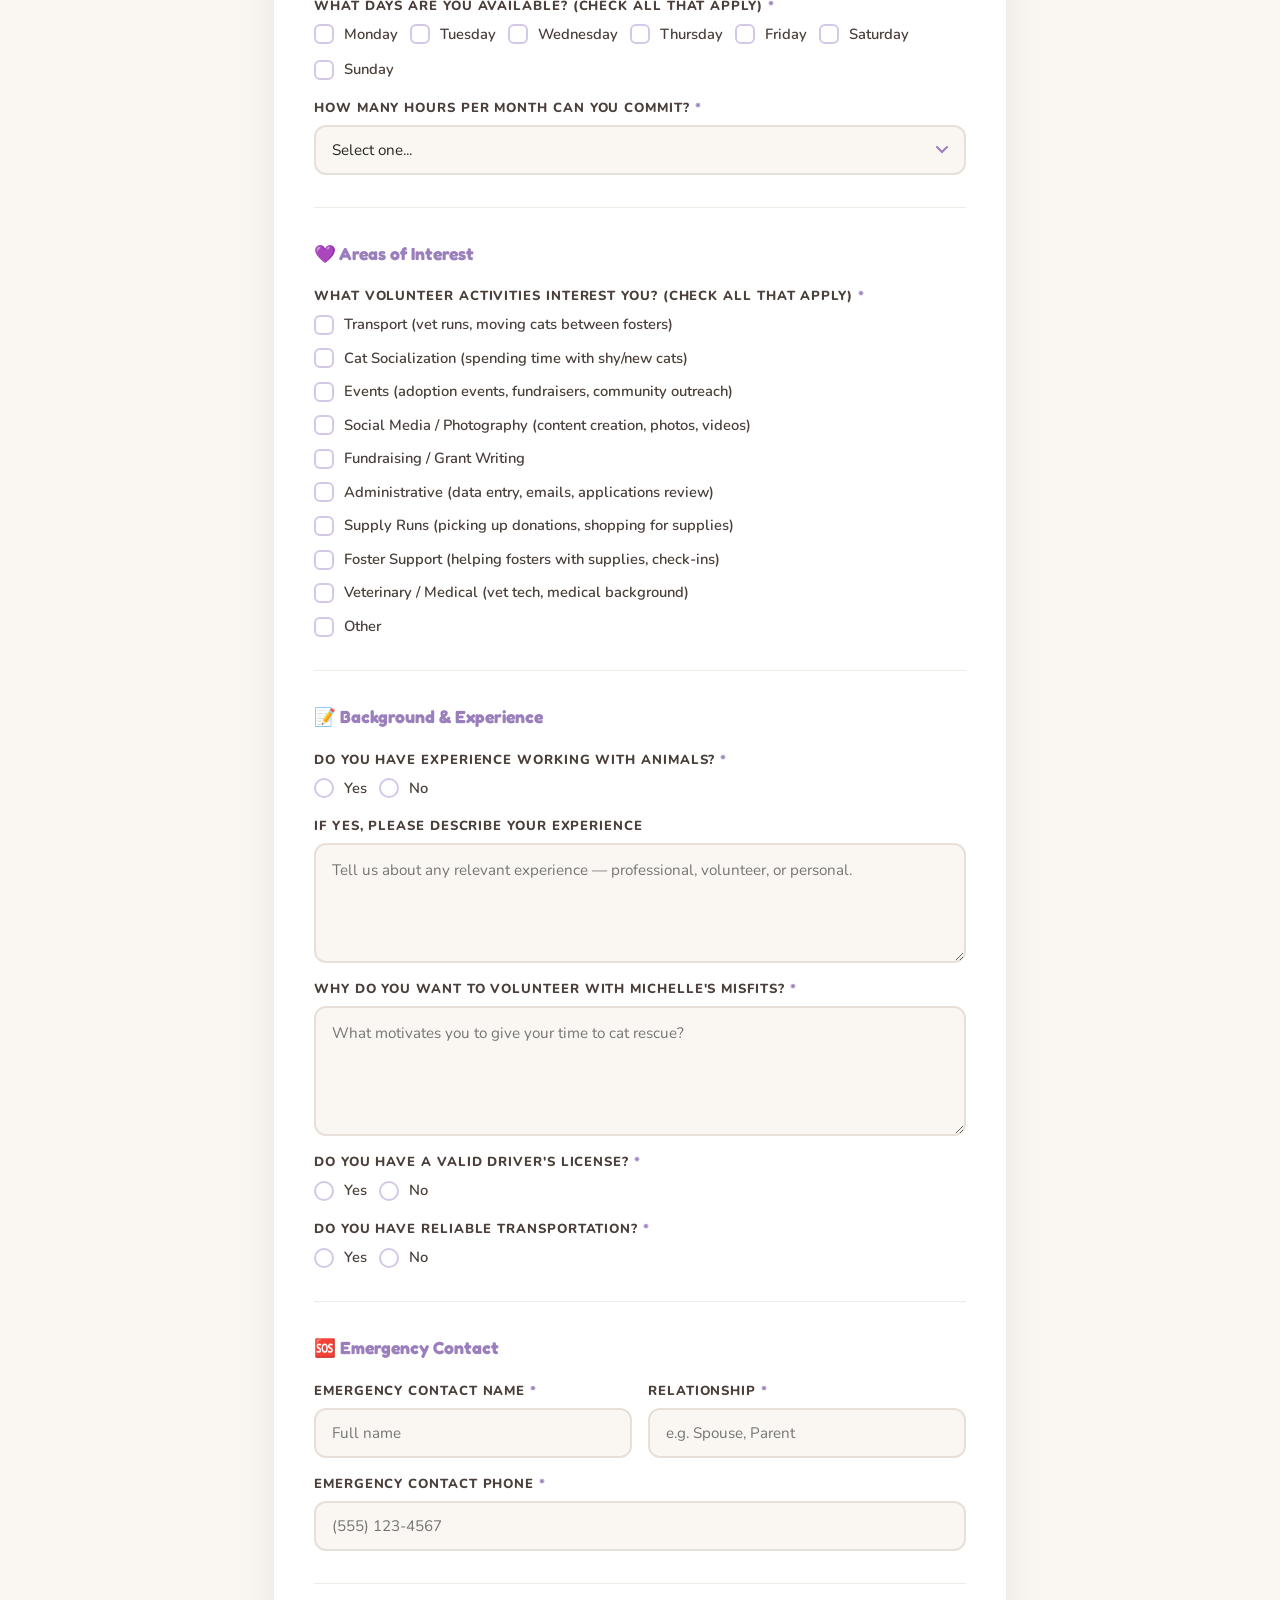
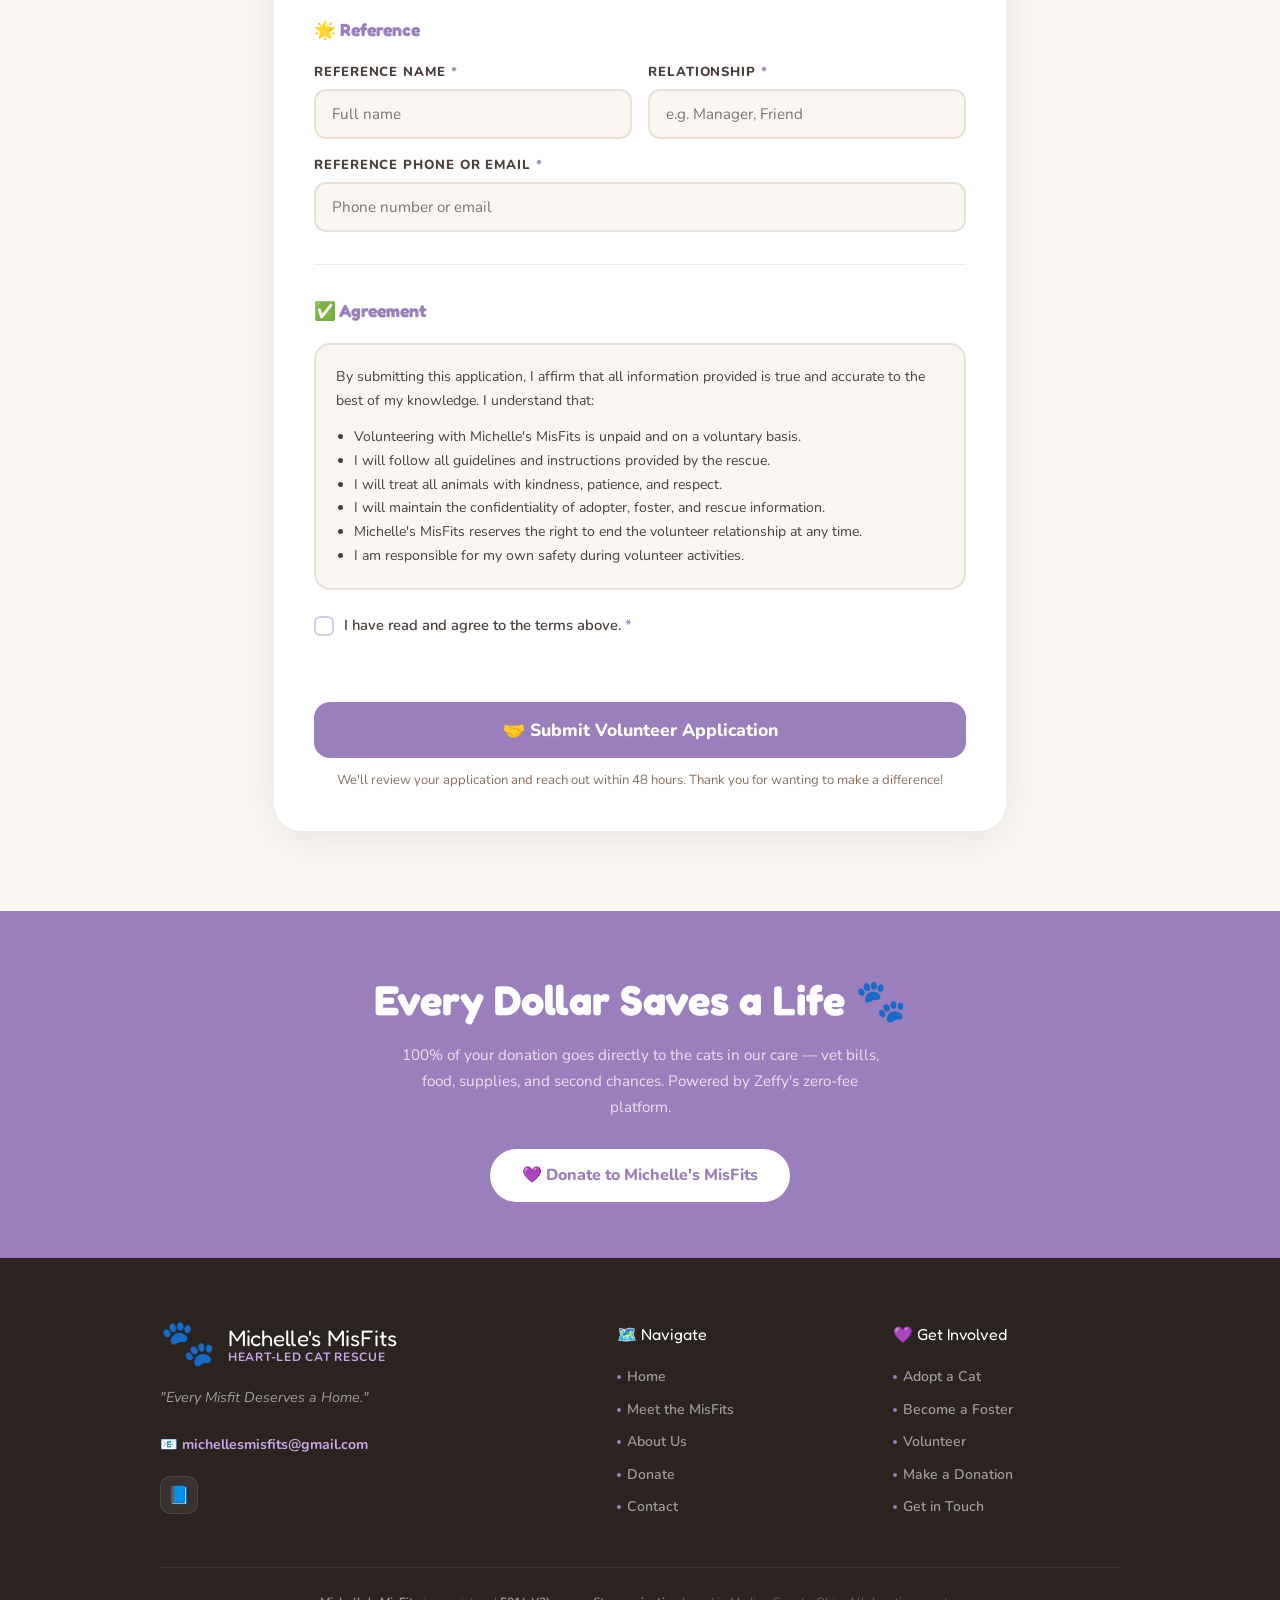
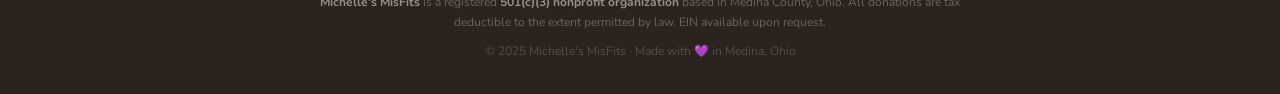
<file: volunteer.html>
<!DOCTYPE html>
<html lang="en">
<head>
  <meta charset="UTF-8">
  <meta name="viewport" content="width=device-width, initial-scale=1.0">
  <title>Volunteer Application – Michelle's MisFits</title>
  <meta name="description" content="Apply to volunteer with Michelle's MisFits Cat Rescue. Your time and skills can change a cat's world.">
  <link rel="preconnect" href="https://fonts.googleapis.com">
  <link rel="preconnect" href="https://fonts.gstatic.com" crossorigin>
  <link href="https://fonts.googleapis.com/css2?family=Fredoka+One&family=Nunito:wght@400;600;700;800;900&display=swap" rel="stylesheet">
  <link rel="stylesheet" href="styles.css">
</head>
<body>

<!-- NAV -->
<nav>
  <a href="index.html" class="nav-logo">Michelle's <span>MisFits</span> 🐾</a>
  <button class="hamburger" onclick="document.querySelector('.nav-links').classList.toggle('open')" aria-label="Toggle menu"><span></span><span></span><span></span></button>
  <ul class="nav-links">
    <li><a href="about.html">About</a></li>
    <li><a href="meet-the-misfits.html">Meet the MisFits</a></li>
    <li><a href="adopt.html">Adopt</a></li>
    <li><a href="foster.html">Foster</a></li>
    <li><a href="volunteer.html">Volunteer</a></li>
    <li><a href="contact.html">Contact</a></li>
    <li><a href="donate.html" class="nav-donate">💛 Donate</a></li>
  </ul>
</nav>

<!-- 1. DARK HERO -->
<section class="page-hero">
  <div class="hero-inner">
    <span class="hero-eyebrow">🤝 Join the Team</span>
    <h1>Volunteer with the <span class="accent">MisFits</span></h1>
    <p class="hero-sub">Your time and skills can change a cat's world.</p>
  </div>
</section>

<!-- 2. PURPLE MARQUEE -->
<div class="marquee-strip">
  <div class="marquee-track">
    <span class="marquee-item">🤝 Make a Difference</span>
    <span class="marquee-item">💜 No Experience Needed</span>
    <span class="marquee-item">🚗 Transport Volunteers Needed</span>
    <span class="marquee-item">📸 Social Media Help Welcome</span>
    <span class="marquee-item">🐾 Socialize Shy Cats</span>
    <span class="marquee-item">🎉 Help at Events</span>
    <span class="marquee-item">✨ Every Hour Counts</span>
    <span class="marquee-item">💛 Be Their Voice</span>
    <!-- Duplicated for seamless loop -->
    <span class="marquee-item">🤝 Make a Difference</span>
    <span class="marquee-item">💜 No Experience Needed</span>
    <span class="marquee-item">🚗 Transport Volunteers Needed</span>
    <span class="marquee-item">📸 Social Media Help Welcome</span>
    <span class="marquee-item">🐾 Socialize Shy Cats</span>
    <span class="marquee-item">🎉 Help at Events</span>
    <span class="marquee-item">✨ Every Hour Counts</span>
    <span class="marquee-item">💛 Be Their Voice</span>
  </div>
</div>

<!-- 3. FORM -->
<div class="forms-page">
  <div class="form-card">
    <div class="form-header">
      <span class="form-icon">🤝</span>
      <h2 class="form-title-lg">Volunteer Application</h2>
      <p class="form-subtitle">We're so glad you want to help the MisFits! Whether you have an hour a week or a whole afternoon, there's a place for you on our team. Fill out this application and we'll find the perfect volunteer role for you.</p>
    </div>

    <div class="notice-box">
      Volunteers must be <strong>18 years or older</strong>. Applicants under 18 are welcome to volunteer with written parental or guardian consent.
    </div>

    <form action="https://formspree.io/f/mykdvrko" method="POST" onsubmit="handleSubmit(event)">

      <!-- 👤 Personal Information -->
      <div class="form-section">
        <h3 class="section-label">👤 Personal Information</h3>
        <div class="field-grid">
          <div class="field-group">
            <label class="field-label">First Name <span class="field-req">*</span></label>
            <input type="text" name="first_name" required placeholder="Jane">
          </div>
          <div class="field-group">
            <label class="field-label">Last Name <span class="field-req">*</span></label>
            <input type="text" name="last_name" required placeholder="Smith">
          </div>
          <div class="field-group">
            <label class="field-label">Email <span class="field-req">*</span></label>
            <input type="email" name="email" required placeholder="jane@example.com">
          </div>
          <div class="field-group">
            <label class="field-label">Phone <span class="field-req">*</span></label>
            <input type="tel" name="phone" required placeholder="(555) 123-4567">
          </div>
          <div class="field-group field-full">
            <label class="field-label">Street Address <span class="field-req">*</span></label>
            <input type="text" name="address" required placeholder="123 Main St">
          </div>
          <div class="field-group">
            <label class="field-label">City <span class="field-req">*</span></label>
            <input type="text" name="city" required placeholder="Medina">
          </div>
          <div class="field-group">
            <label class="field-label">ZIP Code <span class="field-req">*</span></label>
            <input type="text" name="zip" required placeholder="44256">
          </div>
          <div class="field-group">
            <label class="field-label">Date of Birth <span class="field-req">*</span></label>
            <input type="text" name="dob" required placeholder="MM/DD/YYYY">
          </div>
          <div class="field-group">
            <label class="field-label">How Did You Hear About Us?</label>
            <select name="how_heard">
              <option value="" disabled selected>Select one...</option>
              <option value="Facebook">Facebook</option>
              <option value="Instagram">Instagram</option>
              <option value="Friend/Family">Friend or Family</option>
              <option value="Google">Google Search</option>
              <option value="Event">Event</option>
              <option value="Petfinder">Petfinder</option>
              <option value="Other">Other</option>
            </select>
          </div>
        </div>
      </div>

      <!-- 📅 Availability -->
      <div class="form-section">
        <h3 class="section-label">📅 Availability</h3>
        <div class="field-grid">
          <div class="field-group field-full">
            <label class="field-label">What Days Are You Available? (check all that apply) <span class="field-req">*</span></label>
            <div class="checkbox-group inline">
              <label class="checkbox-item"><input type="checkbox" name="days" value="Monday"> <label>Monday</label></label>
              <label class="checkbox-item"><input type="checkbox" name="days" value="Tuesday"> <label>Tuesday</label></label>
              <label class="checkbox-item"><input type="checkbox" name="days" value="Wednesday"> <label>Wednesday</label></label>
              <label class="checkbox-item"><input type="checkbox" name="days" value="Thursday"> <label>Thursday</label></label>
              <label class="checkbox-item"><input type="checkbox" name="days" value="Friday"> <label>Friday</label></label>
              <label class="checkbox-item"><input type="checkbox" name="days" value="Saturday"> <label>Saturday</label></label>
              <label class="checkbox-item"><input type="checkbox" name="days" value="Sunday"> <label>Sunday</label></label>
            </div>
          </div>
          <div class="field-group field-full">
            <label class="field-label">How Many Hours Per Month Can You Commit? <span class="field-req">*</span></label>
            <select name="hours_per_month" required>
              <option value="" disabled selected>Select one...</option>
              <option value="1-4 hours">1-4 hours</option>
              <option value="5-10 hours">5-10 hours</option>
              <option value="11-20 hours">11-20 hours</option>
              <option value="20+ hours">20+ hours</option>
              <option value="Flexible/as needed">Flexible / as needed</option>
            </select>
          </div>
        </div>
      </div>

      <!-- 💜 Areas of Interest -->
      <div class="form-section">
        <h3 class="section-label">💜 Areas of Interest</h3>
        <div class="field-grid">
          <div class="field-group field-full">
            <label class="field-label">What Volunteer Activities Interest You? (check all that apply) <span class="field-req">*</span></label>
            <div class="checkbox-group">
              <label class="checkbox-item"><input type="checkbox" name="interests" value="Transport"> <label>Transport (vet runs, moving cats between fosters)</label></label>
              <label class="checkbox-item"><input type="checkbox" name="interests" value="Cat Socialization"> <label>Cat Socialization (spending time with shy/new cats)</label></label>
              <label class="checkbox-item"><input type="checkbox" name="interests" value="Events"> <label>Events (adoption events, fundraisers, community outreach)</label></label>
              <label class="checkbox-item"><input type="checkbox" name="interests" value="Social Media/Photography"> <label>Social Media / Photography (content creation, photos, videos)</label></label>
              <label class="checkbox-item"><input type="checkbox" name="interests" value="Fundraising/Grant Writing"> <label>Fundraising / Grant Writing</label></label>
              <label class="checkbox-item"><input type="checkbox" name="interests" value="Administrative"> <label>Administrative (data entry, emails, applications review)</label></label>
              <label class="checkbox-item"><input type="checkbox" name="interests" value="Supply Runs"> <label>Supply Runs (picking up donations, shopping for supplies)</label></label>
              <label class="checkbox-item"><input type="checkbox" name="interests" value="Foster Support"> <label>Foster Support (helping fosters with supplies, check-ins)</label></label>
              <label class="checkbox-item"><input type="checkbox" name="interests" value="Veterinary/Medical"> <label>Veterinary / Medical (vet tech, medical background)</label></label>
              <label class="checkbox-item"><input type="checkbox" name="interests" value="Other"> <label>Other</label></label>
            </div>
          </div>
        </div>
      </div>

      <!-- 📝 Background & Experience -->
      <div class="form-section">
        <h3 class="section-label">📝 Background & Experience</h3>
        <div class="field-grid">
          <div class="field-group field-full">
            <label class="field-label">Do You Have Experience Working with Animals? <span class="field-req">*</span></label>
            <div class="radio-group inline">
              <label class="radio-item"><input type="radio" name="animal_exp" value="Yes" required> <label>Yes</label></label>
              <label class="radio-item"><input type="radio" name="animal_exp" value="No"> <label>No</label></label>
            </div>
          </div>
          <div class="field-group field-full">
            <label class="field-label">If Yes, Please Describe Your Experience</label>
            <textarea name="experience" placeholder="Tell us about any relevant experience — professional, volunteer, or personal." rows="3"></textarea>
          </div>
          <div class="field-group field-full">
            <label class="field-label">Why Do You Want to Volunteer with Michelle's MisFits? <span class="field-req">*</span></label>
            <textarea name="why_volunteer" required placeholder="What motivates you to give your time to cat rescue?" rows="4"></textarea>
          </div>
          <div class="field-group field-full">
            <label class="field-label">Do You Have a Valid Driver's License? <span class="field-req">*</span></label>
            <div class="radio-group inline">
              <label class="radio-item"><input type="radio" name="license" value="Yes" required> <label>Yes</label></label>
              <label class="radio-item"><input type="radio" name="license" value="No"> <label>No</label></label>
            </div>
          </div>
          <div class="field-group field-full">
            <label class="field-label">Do You Have Reliable Transportation? <span class="field-req">*</span></label>
            <div class="radio-group inline">
              <label class="radio-item"><input type="radio" name="transportation" value="Yes" required> <label>Yes</label></label>
              <label class="radio-item"><input type="radio" name="transportation" value="No"> <label>No</label></label>
            </div>
          </div>
        </div>
      </div>

      <!-- 🆘 Emergency Contact -->
      <div class="form-section">
        <h3 class="section-label">🆘 Emergency Contact</h3>
        <div class="field-grid">
          <div class="field-group">
            <label class="field-label">Emergency Contact Name <span class="field-req">*</span></label>
            <input type="text" name="emergency_name" required placeholder="Full name">
          </div>
          <div class="field-group">
            <label class="field-label">Relationship <span class="field-req">*</span></label>
            <input type="text" name="emergency_relationship" required placeholder="e.g. Spouse, Parent">
          </div>
          <div class="field-group field-full">
            <label class="field-label">Emergency Contact Phone <span class="field-req">*</span></label>
            <input type="tel" name="emergency_phone" required placeholder="(555) 123-4567">
          </div>
        </div>
      </div>

      <!-- 🌟 Reference -->
      <div class="form-section">
        <h3 class="section-label">🌟 Reference</h3>
        <div class="field-grid">
          <div class="field-group">
            <label class="field-label">Reference Name <span class="field-req">*</span></label>
            <input type="text" name="ref_name" required placeholder="Full name">
          </div>
          <div class="field-group">
            <label class="field-label">Relationship <span class="field-req">*</span></label>
            <input type="text" name="ref_relationship" required placeholder="e.g. Manager, Friend">
          </div>
          <div class="field-group field-full">
            <label class="field-label">Reference Phone or Email <span class="field-req">*</span></label>
            <input type="text" name="ref_contact" required placeholder="Phone number or email">
          </div>
        </div>
      </div>

      <!-- ✅ Agreement -->
      <div class="form-section">
        <h3 class="section-label">✅ Agreement</h3>
        <div class="agreement-box">
          <p>By submitting this application, I affirm that all information provided is true and accurate to the best of my knowledge. I understand that:</p>
          <ul style="margin:12px 0 0 18px;list-style:disc;">
            <li>Volunteering with Michelle's MisFits is unpaid and on a voluntary basis.</li>
            <li>I will follow all guidelines and instructions provided by the rescue.</li>
            <li>I will treat all animals with kindness, patience, and respect.</li>
            <li>I will maintain the confidentiality of adopter, foster, and rescue information.</li>
            <li>Michelle's MisFits reserves the right to end the volunteer relationship at any time.</li>
            <li>I am responsible for my own safety during volunteer activities.</li>
          </ul>
        </div>
        <div class="field-grid">
          <div class="field-group field-full">
            <label class="checkbox-item">
              <input type="checkbox" name="agree" value="Yes" required>
              <label>I have read and agree to the terms above. <span class="field-req">*</span></label>
            </label>
          </div>
        </div>
      </div>

      <button type="submit" class="submit-btn">🤝 Submit Volunteer Application</button>
      <p class="submit-note">We'll review your application and reach out within 48 hours. Thank you for wanting to make a difference!</p>
    </form>

    <div class="success-msg" id="vol-success">
      <span class="s-icon">🎉</span>
      <h3>Application Submitted!</h3>
      <p>Thank you for applying to volunteer with Michelle's MisFits! We've received your application and will review it carefully. Expect to hear from us within 48 hours. In the meantime, feel free to <a href="mailto:michellesmisfits@gmail.com">email us</a> with any questions.</p>
    </div>
  </div>
</div>

<!-- PRE-FOOTER + FOOTER -->
<div class="pre-footer">
  <h2>Every Dollar Saves a Life 🐾</h2>
  <p>100% of your donation goes directly to the cats in our care — vet bills, food, supplies, and second chances. Powered by Zeffy's zero-fee platform.</p>
  <a href="donate.html" class="btn btn-white">💜 Donate to Michelle's MisFits</a>
</div>
<footer class="site-footer">
  <div class="footer-inner">
    <div class="footer-brand">
      <div class="footer-logo-wrap">
        <span class="footer-logo-emoji">🐾</span>
        <div class="footer-logo-text">Michelle's MisFits<span>Heart-Led Cat Rescue</span></div>
      </div>
      <p class="footer-tagline">"Every Misfit Deserves a Home."</p>
      <a href="mailto:michellesmisfits@gmail.com" class="footer-email">📧 michellesmisfits@gmail.com</a>
      <div class="social-row">
        <a href="https://www.facebook.com/people/Michelles-MisFits/61588506330817/" target="_blank" class="social-icon" title="Facebook">📘</a>
      </div>
    </div>
    <div class="footer-nav-col">
      <div class="footer-nav-title">🗺️ Navigate</div>
      <ul class="footer-nav-list">
        <li><a href="index.html"><span class="nav-dot"></span>Home</a></li>
        <li><a href="meet-the-misfits.html"><span class="nav-dot"></span>Meet the MisFits</a></li>
        <li><a href="about.html"><span class="nav-dot"></span>About Us</a></li>
        <li><a href="donate.html"><span class="nav-dot"></span>Donate</a></li>
        <li><a href="contact.html"><span class="nav-dot"></span>Contact</a></li>
      </ul>
    </div>
    <div class="footer-nav-col">
      <div class="footer-nav-title">💜 Get Involved</div>
      <ul class="footer-nav-list">
        <li><a href="meet-the-misfits.html"><span class="nav-dot"></span>Adopt a Cat</a></li>
        <li><a href="foster.html"><span class="nav-dot"></span>Become a Foster</a></li>
        <li><a href="volunteer.html"><span class="nav-dot"></span>Volunteer</a></li>
        <li><a href="donate.html"><span class="nav-dot"></span>Make a Donation</a></li>
        <li><a href="contact.html"><span class="nav-dot"></span>Get in Touch</a></li>
      </ul>
    </div>
  </div>
  <div class="footer-bottom">
    <p class="disclaimer"><strong>Michelle's MisFits</strong> is a registered <strong>501(c)(3) nonprofit organization</strong> based in Medina County, Ohio. All donations are tax deductible to the extent permitted by law. EIN available upon request.</p>
    <p class="copyright">© 2025 Michelle's MisFits · Made with <span class="heart">💜</span> in Medina, Ohio</p>
  </div>
</footer>

<script>
  async function handleSubmit(e) {
    e.preventDefault();
    const form = e.target;
    const data = new FormData(form);
    try {
      const response = await fetch(form.action, {
        method: 'POST',
        body: data,
        headers: { 'Accept': 'application/json' }
      });
      if (response.ok) {
        form.style.display = 'none';
        document.getElementById('vol-success').style.display = 'block';
      } else {
        alert('Oops! Something went wrong. Please try again or email us directly at michellesmisfits@gmail.com.');
      }
    } catch (err) {
      alert('Oops! Something went wrong. Please try again or email us directly at michellesmisfits@gmail.com.');
    }
  }
</script>

</body>
</html>
</file>
<file: styles.css>
/* ==========================================================================
   Michelle's MisFits — Complete Stylesheet
   Covers all 8 pages: index, about, donate, contact,
   meet-the-misfits, adopt, foster, volunteer
   ========================================================================== */

/* ===== RESET & VARIABLES ===== */
*, *::before, *::after { box-sizing: border-box; margin: 0; padding: 0; }

:root {
  --cream: #FAF7F2;
  --blush: #EDE0D4;
  --taupe: #C9B8A8;
  --brown: #8B6F5E;
  --purple: #9B7FBD;
  --purple-light: #C9A8E8;
  --purple-bg: #EDE6F5;
  --purple-deep: #6B4FA0;
  --purple-dark: #7B5FA0;
  --orange: #D4845A;
  --orange-light: #F0A87A;
  --dark: #2A2320;
  --charcoal: #4A3F3A;
  --pink: #E8A4A4;
  --green: #7AC89B;
  --white: #FFFFFF;
  --border: #E8E0D8;
  --border-light: #F0EBE5;
}

html { scroll-behavior: smooth; }

body {
  font-family: 'Nunito', sans-serif;
  color: var(--dark);
  background: var(--cream);
  line-height: 1.6;
  min-height: 100vh;
  display: flex;
  flex-direction: column;
  overflow-x: hidden;
}

body::before {
  content: '';
  position: fixed;
  inset: 0;
  background-image:
    radial-gradient(circle at 10% 20%, rgba(201,184,168,0.15) 0%, transparent 50%),
    radial-gradient(circle at 90% 80%, rgba(212,132,90,0.08) 0%, transparent 50%);
  pointer-events: none;
  z-index: 0;
}

img { max-width: 100%; height: auto; display: block; }
a { color: var(--purple); text-decoration: none; transition: color 0.2s; }
a:hover { color: var(--orange); }

/* ===== UTILITY ===== */
.text-center { text-align: center; }
.mt-2 { margin-top: 2rem; }
.mt-3 { margin-top: 3rem; }
.mb-2 { margin-bottom: 2rem; }
.container { max-width: 1100px; margin: 0 auto; padding: 0 24px; }
header { position: relative; z-index: 100; }

/* ===== ANIMATIONS ===== */
@keyframes fadeUp {
  from { opacity: 0; transform: translateY(24px); }
  to { opacity: 1; transform: translateY(0); }
}

@keyframes float {
  0%, 100% { transform: translateY(0); }
  50% { transform: translateY(-14px); }
}

@keyframes marquee {
  from { transform: translateX(0); }
  to { transform: translateX(-50%); }
}

@keyframes bounce {
  0%, 100% { transform: translateY(0); opacity: 0.5; }
  50% { transform: translateY(6px); opacity: 1; }
}

/* Scroll reveal */
.reveal {
  opacity: 0;
  transform: translateY(24px);
  transition: opacity 0.6s ease, transform 0.6s ease;
}
.reveal.visible,
.reveal.revealed {
  opacity: 1;
  transform: translateY(0);
}

/* ===== NAV ===== */
nav {
  position: fixed;
  top: 0; left: 0; right: 0;
  z-index: 100;
  display: flex;
  align-items: center;
  justify-content: space-between;
  padding: 0 48px;
  height: 72px;
  background: rgba(250,247,242,0.92);
  backdrop-filter: blur(12px);
  -webkit-backdrop-filter: blur(12px);
  border-bottom: 2px solid var(--blush);
}

.nav-logo {
  font-family: 'Fredoka One', cursive;
  font-size: 1.6rem;
  color: var(--dark);
  letter-spacing: -0.5px;
  text-decoration: none;
  display: flex;
  align-items: center;
  gap: 4px;
}
.nav-logo span { color: var(--orange); }
.nav-logo:hover { color: var(--dark); }

.nav-links {
  display: flex;
  gap: 32px;
  list-style: none;
  align-items: center;
}
.nav-links a {
  font-family: 'Nunito', sans-serif;
  font-weight: 700;
  font-size: 0.9rem;
  text-decoration: none;
  color: var(--charcoal);
  text-transform: uppercase;
  letter-spacing: 0.05em;
  transition: color 0.2s;
}
.nav-links a:hover { color: var(--orange); }

.nav-donate {
  background: var(--orange);
  color: white !important;
  padding: 10px 22px;
  border-radius: 50px;
  transition: background 0.2s, transform 0.2s !important;
}
.nav-donate:hover { background: var(--charcoal) !important; transform: scale(1.05); }

/* Hamburger */
.hamburger {
  display: none;
  flex-direction: column;
  gap: 5px;
  cursor: pointer;
  background: none;
  border: none;
  padding: 4px;
}
.hamburger span {
  display: block;
  width: 26px;
  height: 3px;
  background: var(--dark);
  border-radius: 2px;
  transition: 0.3s;
}

/* ===== BUTTONS ===== */
.btn {
  font-family: 'Nunito', sans-serif;
  font-weight: 800;
  font-size: 1rem;
  padding: 14px 32px;
  border-radius: 50px;
  border: none;
  cursor: pointer;
  text-decoration: none;
  transition: transform 0.2s, box-shadow 0.2s;
  display: inline-flex;
  align-items: center;
  gap: 8px;
}
.btn:hover { transform: translateY(-2px); box-shadow: 0 8px 24px rgba(0,0,0,0.12); }

.btn-primary { background: var(--dark); color: white; }
.btn-primary:hover { color: white; }
.btn-secondary { background: var(--orange); color: white; }
.btn-secondary:hover { color: white; }
.btn-outline { background: transparent; color: var(--dark); border: 2.5px solid var(--dark); }
.btn-outline:hover { color: var(--dark); }
.btn-outline.light { color: white; border-color: rgba(255,255,255,0.4); }
.btn-outline.light:hover { background: rgba(255,255,255,0.1); color: white; }
.btn-purple { background: var(--purple); color: white; }
.btn-purple:hover { background: var(--dark); color: white; transform: translateY(-2px); box-shadow: 0 8px 28px rgba(155,127,189,0.35); }
.btn-white { background: white; color: var(--purple); }
.btn-white:hover { background: var(--dark); color: white; }
.btn-small { padding: 8px 18px; font-size: 0.85rem; border-radius: 50px; }
.btn-lg { padding: 18px 40px; font-size: 1.1rem; }
.btn-block { width: 100%; justify-content: center; }

/* ===== SECTION HEADERS ===== */
.section-header {
  text-align: center;
  margin-bottom: 56px;
}

.section-tag {
  font-weight: 800;
  font-size: 0.75rem;
  text-transform: uppercase;
  letter-spacing: 0.12em;
  color: var(--purple);
  display: block;
  margin-bottom: 10px;
}

.section-title {
  font-family: 'Fredoka One', cursive;
  font-size: clamp(1.8rem, 4vw, 2.8rem);
  color: var(--dark);
  line-height: 1.15;
  text-align: center;
}
.section-title.light { color: white; }

.section-sub {
  font-size: 0.95rem;
  color: var(--brown);
  margin-top: 10px;
  max-width: 500px;
  margin-left: auto;
  margin-right: auto;
  line-height: 1.7;
  text-align: center;
}
.section-sub.light { color: rgba(255,255,255,0.65); }

.section-subtitle {
  font-size: 0.95rem;
  color: var(--brown);
  margin-top: 10px;
  max-width: 600px;
  margin-left: auto;
  margin-right: auto;
  line-height: 1.7;
  text-align: center;
  margin-bottom: 2.5rem;
}
.section-subtitle.light { color: rgba(255,255,255,0.65); }

/* =========================================================================
   HOMEPAGE (index.html) — Simplified
   ========================================================================= */

/* --- Home Hero: full-viewport bg image with marquee pinned to bottom --- */
.home-hero {
  position: relative;
  min-height: 92vh;
  background: linear-gradient(135deg, #8B6F5E 0%, #4A3F3A 100%);
  background-size: cover;
  background-position: center;
  display: flex;
  align-items: flex-end;
  overflow: hidden;
}

.home-hero-overlay {
  position: absolute;
  inset: 0;
  background: rgba(0,0,0,0.25);
  z-index: 1;
}

.home-hero-marquee {
  position: relative;
  z-index: 2;
  width: 100%;
  background: var(--purple);
  padding: 14px 0;
  overflow: hidden;
}

.home-hero-marquee .marquee-track {
  display: flex;
  gap: 48px;
  animation: marquee 22s linear infinite;
  white-space: nowrap;
  width: max-content;
}

.home-hero-marquee .marquee-item {
  font-family: 'Fredoka One', cursive;
  font-size: 1rem;
  color: white;
  letter-spacing: 0.04em;
  display: flex;
  align-items: center;
  gap: 10px;
}

/* --- Three Cards Section --- */
.three-cards-section {
  padding: 80px 0;
  position: relative;
  z-index: 1;
}

.three-cards-section .section-title {
  margin-bottom: 48px;
}

.three-cards-grid {
  display: grid;
  grid-template-columns: repeat(3, 1fr);
  gap: 24px;
}

.home-card {
  background: white;
  border-radius: 24px;
  overflow: hidden;
  box-shadow: 0 6px 28px rgba(0,0,0,0.07);
  transition: transform 0.3s, box-shadow 0.3s;
}
.home-card:hover {
  transform: translateY(-8px);
  box-shadow: 0 16px 48px rgba(0,0,0,0.12);
}

.home-card-img {
  height: 220px;
  display: flex;
  align-items: center;
  justify-content: center;
}
.home-card-emoji {
  font-size: 4.5rem;
}

.home-card-body {
  padding: 28px 24px;
  text-align: center;
}
.home-card-body h3 {
  font-family: 'Fredoka One', cursive;
  font-size: 1.5rem;
  color: var(--dark);
  margin-bottom: 10px;
}
.home-card-body p {
  font-size: 0.92rem;
  color: var(--charcoal);
  line-height: 1.65;
  margin-bottom: 20px;
}

/* =========================================================================
   MARQUEE (all variants — inner pages)
   ========================================================================= */
.marquee-strip,
.marquee-bar,
.marquee {
  background: var(--purple);
  padding: 14px 0;
  overflow: hidden;
  position: relative;
  z-index: 1;
}
.marquee-strip.dark { background: var(--dark); }
.marquee-strip.dark .marquee-item { color: var(--cream); }

.marquee-inner,
.marquee-strip .marquee-track,
.marquee-bar .marquee-track,
.marquee .marquee-track {
  display: flex;
  gap: 48px;
  animation: marquee 22s linear infinite;
  white-space: nowrap;
  width: max-content;
}

.marquee-item,
.marquee .marquee-track span {
  font-family: 'Fredoka One', cursive;
  font-size: 1rem;
  color: white;
  letter-spacing: 0.04em;
  display: flex;
  align-items: center;
  gap: 10px;
}

.marquee-dot { color: var(--orange); font-size: 1.5rem; }
.marquee-sep { color: rgba(255,255,255,0.4); }

/* =========================================================================
   PAGE HEROES (inner pages: about, donate, contact, meet, adopt, foster, volunteer)
   ========================================================================= */
.page-hero {
  background: var(--dark);
  padding: 140px 24px 100px;
  text-align: center;
  position: relative;
  overflow: hidden;
  min-height: 50vh;
  display: flex;
  align-items: center;
  justify-content: center;
}

.page-hero .hero-content {
  position: relative;
  z-index: 2;
  text-align: center;
  max-width: 700px;
  margin: 0 auto;
  display: block;
}

.hero-inner {
  position: relative;
  z-index: 2;
  text-align: center;
  max-width: 700px;
  margin: 0 auto;
}

.page-hero h1 {
  font-family: 'Fredoka One', cursive;
  font-size: clamp(2.5rem, 6vw, 4.5rem);
  color: white;
  line-height: 1.1;
  margin-bottom: 20px;
  animation: fadeUp 0.6s 0.1s ease both;
}
.page-hero h1 .accent { color: var(--purple-light); }
.page-hero h1 .highlight { color: var(--purple-light); }
.page-hero h1 .paw { color: var(--purple-light); }

.hero-eyebrow {
  display: inline-flex;
  align-items: center;
  gap: 8px;
  background: rgba(155,127,189,0.2);
  border: 1px solid rgba(155,127,189,0.3);
  color: var(--purple-light);
  font-weight: 800;
  font-size: 0.72rem;
  letter-spacing: 0.14em;
  text-transform: uppercase;
  padding: 7px 20px;
  border-radius: 50px;
  margin-bottom: 22px;
  animation: fadeUp 0.5s ease both;
}

.hero-tag {
  display: inline-block;
  background: rgba(155,127,189,0.25);
  color: var(--purple-light);
  font-weight: 800;
  font-size: 0.75rem;
  letter-spacing: 0.12em;
  text-transform: uppercase;
  padding: 6px 18px;
  border-radius: 50px;
  margin-bottom: 20px;
  animation: fadeUp 0.6s ease both;
}

.eyebrow,
.eyebrow-badge {
  display: inline-flex;
  align-items: center;
  gap: 8px;
  background: rgba(155,127,189,0.2);
  border: 1px solid rgba(155,127,189,0.3);
  color: var(--purple-light);
  font-weight: 800;
  font-size: 0.72rem;
  letter-spacing: 0.14em;
  text-transform: uppercase;
  padding: 7px 20px;
  border-radius: 50px;
  margin-bottom: 22px;
  animation: fadeUp 0.5s ease both;
}

.hero-sub {
  color: rgba(255,255,255,0.6);
  font-size: 1rem;
  max-width: 560px;
  margin: 0 auto;
  line-height: 1.8;
  animation: fadeUp 0.5s 0.2s ease both;
}

.subtitle {
  color: rgba(255,255,255,0.7);
  font-size: 1.05rem;
  max-width: 560px;
  margin: 0 auto;
  line-height: 1.75;
}

/* Floating cats in heroes */
.floating-cats {
  display: flex;
  justify-content: center;
  gap: 32px;
  margin-top: 48px;
  animation: fadeUp 0.5s 0.3s ease both;
}
.float-cat {
  font-size: 2.8rem;
  animation: float 3s ease-in-out infinite;
  filter: drop-shadow(0 8px 16px rgba(0,0,0,0.3));
}
.float-cat:nth-child(2) { animation-delay: 0.5s; }
.float-cat:nth-child(3) { animation-delay: 1s; }
.float-cat:nth-child(4) { animation-delay: 1.5s; }
.float-cat:nth-child(5) { animation-delay: 2s; }
.float-cat-1 { animation-delay: 0s; }
.float-cat-2 { animation-delay: 0.4s; }
.float-cat-3 { animation-delay: 0.8s; }
.float-cat-4 { animation-delay: 1.2s; }
.float-cat-5 { animation-delay: 1.6s; }
.cat-1 { animation-delay: 0s; }
.cat-2 { animation-delay: 0.5s; }
.cat-3 { animation-delay: 1s; }

/* Decorative hero paws */
.page-hero .deco-paw {
  position: absolute;
  font-size: 22rem;
  opacity: 0.025;
  pointer-events: none;
  user-select: none;
}
.deco-paw-1 { top: -80px; left: -80px; transform: rotate(-20deg); }
.deco-paw-2 { bottom: -60px; right: -60px; transform: rotate(15deg); }

.hero-paw {
  position: absolute;
  font-size: 18rem;
  opacity: 0.03;
  pointer-events: none;
  user-select: none;
}
.hero-paw-1 { top: -60px; left: -60px; transform: rotate(-25deg); }
.hero-paw-2 { bottom: -40px; right: -30px; transform: rotate(20deg); }
.hero-paw-3 { top: 40%; left: 60%; transform: rotate(10deg); font-size: 12rem; }

.decorative-paws { position: absolute; inset: 0; pointer-events: none; overflow: hidden; }
.paw-float {
  position: absolute;
  font-size: 18rem;
  opacity: 0.03;
  user-select: none;
}
.paw-1 { top: -60px; left: -60px; transform: rotate(-25deg); }
.paw-2 { bottom: -40px; right: -30px; transform: rotate(20deg); }
.paw-3 { top: 30%; left: 55%; font-size: 12rem; transform: rotate(10deg); }

/* Promise badge (donate hero) */
.promise-badge {
  display: inline-flex;
  align-items: center;
  gap: 10px;
  background: rgba(255,255,255,0.08);
  border: 1px solid rgba(255,255,255,0.12);
  padding: 12px 24px;
  border-radius: 50px;
  color: rgba(255,255,255,0.85);
  font-weight: 700;
  font-size: 0.88rem;
  animation: fadeUp 0.6s 0.3s ease both;
  margin-top: 24px;
}
.green-dot { width: 8px; height: 8px; background: var(--green); border-radius: 50%; flex-shrink: 0; }

/* =========================================================================
   ABOUT PAGE
   ========================================================================= */
.about-hero {
  min-height: 80vh;
  display: flex;
  align-items: center;
  justify-content: center;
}
.about-hero .hero-content {
  text-align: center;
  max-width: 800px;
  margin: 0 auto;
}
.about-hero h1 {
  font-family: 'Fredoka One', cursive;
  font-size: clamp(2.8rem, 7vw, 5rem);
  color: white;
  line-height: 1.05;
  margin-bottom: 24px;
  animation: fadeUp 0.5s 0.1s ease both;
}
.about-hero .accent { color: var(--purple-light); }
.about-hero .mission-quote {
  max-width: 680px;
  margin: 0 auto 32px;
  color: rgba(255,255,255,0.85);
  font-size: clamp(1rem, 2vw, 1.2rem);
  line-height: 1.85;
  animation: fadeUp 0.6s 0.2s ease both;
}

.mission-quote {
  max-width: 680px;
  margin: 0 auto 48px;
  animation: fadeUp 0.6s 0.2s ease both;
  position: relative;
}

.floating-kittens {
  display: flex;
  gap: 24px;
  justify-content: center;
  margin-top: 32px;
}
.float-emoji {
  font-size: 2.6rem;
  animation: float 3s ease-in-out infinite;
  filter: drop-shadow(0 6px 12px rgba(0,0,0,0.4));
}
.float-1 { animation-delay: 0s; }
.float-2 { animation-delay: 0.4s; font-size: 3.2rem; }
.float-3 { animation-delay: 0.8s; }
.float-4 { animation-delay: 1.2s; font-size: 2.2rem; }

.scroll-hint {
  position: absolute;
  bottom: 32px;
  left: 50%;
  transform: translateX(-50%);
  display: flex;
  flex-direction: column;
  align-items: center;
  gap: 6px;
  color: rgba(255,255,255,0.3);
  font-size: 0.72rem;
  font-weight: 700;
  letter-spacing: 0.1em;
  text-transform: uppercase;
  animation: fadeUp 0.6s 0.5s ease both;
}
.scroll-arrow {
  animation: bounce 1.5s ease-in-out infinite;
  color: var(--purple-light);
  font-size: 1.2rem;
}

/* --- Story section grid (about page) --- */
.story-section-grid {
  max-width: 960px;
  margin: 0 auto;
  padding: 88px 24px;
  display: grid;
  grid-template-columns: 1fr 1fr;
  gap: 64px;
  align-items: center;
}
.story-section-grid .story-text h2 {
  font-family: 'Fredoka One', cursive;
  font-size: clamp(2rem, 4vw, 3rem);
  color: var(--dark);
  line-height: 1.1;
  margin-bottom: 24px;
}
.story-text .section-tag {
  text-align: left;
}
.story-body {
  font-size: 0.97rem;
  color: var(--charcoal);
  line-height: 1.9;
  margin-bottom: 20px;
}
.story-body p { margin-bottom: 16px; }
.story-body strong { color: var(--purple); font-weight: 800; }

.founder-signature {
  font-family: 'Lora', serif;
  font-style: italic;
  font-size: 1.3rem;
  color: var(--purple);
  margin-top: 28px;
}

/* Story collage */
.story-collage {
  position: relative;
  display: grid;
  grid-template-columns: 1fr 1fr;
  grid-template-rows: 1fr 1fr;
  gap: 12px;
}
.collage-photo {
  background: var(--purple-bg);
  border-radius: 20px;
  display: flex;
  align-items: center;
  justify-content: center;
  overflow: hidden;
  box-shadow: 0 4px 16px rgba(0,0,0,0.08);
  transition: transform 0.3s;
  min-height: 140px;
}
.collage-photo:hover { transform: scale(1.03) rotate(1deg); }
.collage-photo-1 { grid-row: span 2; min-height: 300px; }
.collage-emoji { font-size: 3.5rem; }
.collage-badge {
  position: absolute;
  bottom: -16px;
  right: -16px;
  background: var(--purple);
  color: white;
  font-family: 'Fredoka One', cursive;
  font-size: 0.88rem;
  padding: 10px 20px;
  border-radius: 50px;
  box-shadow: 0 4px 16px rgba(155,127,189,0.4);
  white-space: nowrap;
}

/* --- Heart values section --- */
.heart-section {
  background: var(--purple-bg);
  padding: 88px 24px;
  text-align: center;
}
.heart-section > .section-tag {
  display: block;
  text-align: center;
  margin-bottom: 10px;
}
.heart-section > h2 {
  font-family: 'Fredoka One', cursive;
  font-size: clamp(1.8rem, 4vw, 2.8rem);
  color: var(--dark);
  text-align: center;
  margin-bottom: 56px;
}

.values-grid {
  display: grid;
  grid-template-columns: repeat(3, 1fr);
  gap: 20px;
  max-width: 960px;
  margin: 0 auto;
}
.value-card {
  background: white;
  border-radius: 24px;
  padding: 36px 28px;
  text-align: center;
  box-shadow: 0 4px 20px rgba(0,0,0,0.06);
  transition: transform 0.3s, box-shadow 0.3s;
  position: relative;
  overflow: hidden;
}
.value-card::before {
  content: '';
  position: absolute;
  top: 0; left: 0; right: 0;
  height: 4px;
  background: linear-gradient(90deg, var(--purple), var(--purple-light));
  border-radius: 4px 4px 0 0;
}
.value-card:hover {
  transform: translateY(-8px);
  box-shadow: 0 16px 40px rgba(155,127,189,0.18);
}
.value-icon { font-size: 3rem; display: block; margin-bottom: 16px; }
.value-card h3 {
  font-family: 'Fredoka One', cursive;
  font-size: 1.3rem;
  color: var(--dark);
  margin-bottom: 10px;
}
.value-card p { font-size: 0.88rem; color: var(--brown); line-height: 1.7; }

/* --- Numbers section --- */
.numbers-section {
  background: var(--dark);
  padding: 88px 24px;
  text-align: center;
}
.numbers-section > .section-tag {
  display: block;
  text-align: center;
  margin-bottom: 10px;
  color: var(--purple-light);
}
.numbers-section > h2 {
  font-family: 'Fredoka One', cursive;
  font-size: clamp(1.8rem, 4vw, 2.8rem);
  color: white;
  text-align: center;
  margin-bottom: 56px;
}

.numbers-grid {
  display: grid;
  grid-template-columns: repeat(4, 1fr);
  gap: 24px;
  max-width: 860px;
  margin: 0 auto;
}
.number-card {
  background: rgba(255,255,255,0.05);
  border: 1px solid rgba(255,255,255,0.08);
  border-radius: 20px;
  padding: 32px 16px;
  transition: background 0.3s;
}
.number-card:hover { background: rgba(155,127,189,0.15); }

.number-value {
  font-family: 'Fredoka One', cursive;
  font-size: 3rem;
  color: var(--purple-light);
  display: block;
  line-height: 1;
  margin-bottom: 6px;
}
.number-label {
  font-size: 0.82rem;
  color: rgba(255,255,255,0.5);
  font-weight: 700;
  text-transform: uppercase;
  letter-spacing: 0.08em;
}

/* --- Promise section --- */
.promise-section {
  max-width: 860px;
  margin: 88px auto;
  padding: 0 24px;
}
.promise-card {
  background: white;
  border-radius: 32px;
  padding: 56px 48px;
  text-align: center;
  box-shadow: 0 8px 40px rgba(0,0,0,0.08);
  position: relative;
  overflow: hidden;
}
.promise-card::after {
  content: '';
  position: absolute;
  font-size: 16rem;
  opacity: 0.03;
  bottom: -40px; right: -40px;
  pointer-events: none;
}
.promise-icon { font-size: 3.5rem; display: block; margin-bottom: 20px; }
.promise-card h2 {
  font-family: 'Fredoka One', cursive;
  font-size: clamp(1.8rem, 4vw, 2.6rem);
  color: var(--dark);
  margin-bottom: 20px;
  line-height: 1.15;
}
.promise-text {
  font-size: 1rem;
  color: var(--charcoal);
  line-height: 1.9;
  max-width: 600px;
  margin: 0 auto 36px;
}
.promise-text strong { color: var(--purple); font-weight: 800; }

.promise-tags {
  display: flex;
  flex-wrap: wrap;
  gap: 10px;
  justify-content: center;
  margin-bottom: 36px;
}
.promise-tag {
  background: var(--purple-bg);
  color: var(--purple-deep);
  padding: 8px 20px;
  border-radius: 50px;
  font-weight: 800;
  font-size: 0.82rem;
  text-transform: uppercase;
  letter-spacing: 0.07em;
}

.promise-ctas {
  display: flex;
  gap: 16px;
  justify-content: center;
  flex-wrap: wrap;
}

/* --- Nonprofit bar --- */
.nonprofit-bar {
  background: var(--cream);
  border-top: 2px solid var(--border-light);
  padding: 28px 24px;
  text-align: center;
}
.nonprofit-bar p {
  font-size: 0.82rem;
  color: var(--brown);
  font-weight: 700;
  max-width: 800px;
  margin: 0 auto;
  line-height: 1.7;
}
.nonprofit-bar p strong { color: var(--purple); }

/* =========================================================================
   DONATE PAGE
   ========================================================================= */
.tiers-section { padding: 72px 0; }

.tiers-grid {
  display: grid;
  grid-template-columns: repeat(auto-fit, minmax(220px, 1fr));
  gap: 20px;
}
.tier-card {
  background: white;
  border-radius: 24px;
  padding: 28px 20px;
  border: 2.5px solid transparent;
  cursor: pointer;
  transition: all 0.3s;
  position: relative;
  text-align: center;
  box-shadow: 0 4px 20px rgba(0,0,0,0.06);
}
.tier-card:hover,
.tier-card.active,
.tier-card.selected,
.tier-card.featured {
  border-color: var(--purple);
  transform: translateY(-6px);
  box-shadow: 0 16px 40px rgba(155,127,189,0.2);
}
.tier-card.selected {
  background: linear-gradient(135deg, var(--cream), var(--purple-bg));
}

.tier-badge,
.tier-popular {
  position: absolute;
  top: -12px;
  left: 50%;
  transform: translateX(-50%);
  background: var(--purple);
  color: white;
  font-size: 0.65rem;
  font-weight: 800;
  text-transform: uppercase;
  letter-spacing: 0.08em;
  padding: 4px 14px;
  border-radius: 20px;
  white-space: nowrap;
}

.tier-icon { font-size: 2.5rem; display: block; margin-bottom: 8px; }
.tier-emoji { font-size: 2.8rem; display: block; margin-bottom: 10px; }
.tier-amount {
  font-family: 'Fredoka One', cursive;
  font-size: 2.2rem;
  color: var(--dark);
  display: block;
  line-height: 1;
  margin-bottom: 8px;
}
.tier-name {
  font-weight: 800;
  font-size: 0.78rem;
  color: var(--purple);
  text-transform: uppercase;
  letter-spacing: 0.08em;
  margin: 6px 0 8px;
}
.tier-desc {
  font-size: 0.82rem;
  color: var(--brown);
  line-height: 1.5;
}
.tier-card h3 {
  font-family: 'Fredoka One', cursive;
  font-size: 1.15rem;
  color: var(--dark);
  margin-bottom: 8px;
}
.tier-card p { font-size: 0.85rem; color: var(--brown); line-height: 1.55; margin-bottom: 16px; }

/* Impact section */
.impact-section {
  padding: 72px 0;
}
.purple-bg { background: var(--purple-bg); }
.impact-section.purple-bg { background: var(--purple-bg); }
.impact-grid {
  display: grid;
  grid-template-columns: repeat(auto-fit, minmax(200px, 1fr));
  gap: 20px;
  max-width: 860px;
  margin: 0 auto;
}
.impact-card {
  background: white;
  border-radius: 20px;
  padding: 28px 24px;
  text-align: center;
  box-shadow: 0 4px 16px rgba(0,0,0,0.06);
  transition: transform 0.3s;
}
.impact-card:hover { transform: translateY(-4px); }
.impact-amount {
  font-family: 'Fredoka One', cursive;
  font-size: 1.8rem;
  color: var(--purple);
  display: block;
}
.impact-card h3 {
  font-family: 'Fredoka One', cursive;
  font-size: 1.1rem;
  color: var(--dark);
  margin: 4px 0 8px;
}
.impact-card p { font-size: 0.85rem; color: var(--brown); line-height: 1.55; }

/* Zeffy embed */
.zeffy-section {
  padding: 72px 24px;
  max-width: 860px;
  margin: 0 auto;
}
.zeffy-card {
  background: white;
  border-radius: 28px;
  overflow: hidden;
  box-shadow: 0 8px 48px rgba(0,0,0,0.10);
}
.zeffy-header {
  background: linear-gradient(135deg, var(--purple), var(--purple-dark));
  padding: 32px 36px;
  text-align: center;
}
.zeffy-header h2 {
  font-family: 'Fredoka One', cursive;
  font-size: 1.8rem;
  color: white;
  margin-bottom: 8px;
}
.zeffy-header p {
  color: rgba(255,255,255,0.8);
  font-size: 0.9rem;
  line-height: 1.6;
}
.zeffy-badge {
  display: inline-flex;
  align-items: center;
  gap: 6px;
  background: rgba(255,255,255,0.15);
  color: white;
  font-size: 0.75rem;
  font-weight: 800;
  padding: 5px 14px;
  border-radius: 20px;
  margin-top: 12px;
}
.zeffy-embed-wrap { position: relative; overflow: hidden; }
.zeffy-embed-wrap iframe { border: 0; width: 100%; height: 100%; }

/* Recurring section */
.recurring-section {
  background: var(--dark);
  padding: 64px 24px;
  text-align: center;
}
.dark-bg { background: var(--dark); }
.recurring-section h2,
.recurring-section .section-title {
  font-family: 'Fredoka One', cursive;
  font-size: clamp(1.8rem, 4vw, 2.8rem);
  color: white;
  margin-bottom: 16px;
}
.recurring-section p,
.recurring-section .section-sub {
  color: rgba(255,255,255,0.65);
  font-size: 0.95rem;
  max-width: 500px;
  margin: 0 auto 32px;
  line-height: 1.7;
}

.recurring-pills {
  display: flex;
  gap: 12px;
  justify-content: center;
  flex-wrap: wrap;
  margin-bottom: 28px;
}
.rec-pill {
  background: rgba(255,255,255,0.08);
  border: 2px solid rgba(255,255,255,0.15);
  color: white;
  padding: 10px 24px;
  border-radius: 50px;
  font-family: 'Nunito', sans-serif;
  font-weight: 800;
  font-size: 0.95rem;
  cursor: pointer;
  transition: all 0.2s;
}
.rec-pill:hover, .rec-pill.active {
  background: var(--purple);
  border-color: var(--purple);
}

/* Other ways section */
.other-ways-section { padding: 72px 0; }

/* Ways grid (used on donate and old homepage) */
.ways-grid {
  display: grid;
  grid-template-columns: repeat(3, 1fr);
  gap: 20px;
}
.way-card {
  background: white;
  border-radius: 20px;
  padding: 28px 24px;
  box-shadow: 0 4px 16px rgba(0,0,0,0.06);
  transition: transform 0.3s;
  text-align: center;
}
.way-card:hover { transform: translateY(-4px); }
.way-card h3 {
  font-family: 'Fredoka One', cursive;
  font-size: 1.2rem;
  color: var(--dark);
  margin-bottom: 8px;
}
.way-card p {
  font-size: 0.87rem;
  color: var(--brown);
  line-height: 1.6;
  margin-bottom: 16px;
}
.way-icon { font-size: 2.5rem; display: block; margin-bottom: 12px; }
.way-emoji { font-size: 2.5rem; display: block; margin-bottom: 12px; }

/* =========================================================================
   CONTACT PAGE
   ========================================================================= */
.contact-hero {
  min-height: auto;
  padding-bottom: 100px;
}

/* Quick contact section */
.quick-contact-section {
  margin-top: -50px;
  position: relative;
  z-index: 10;
  padding-bottom: 2rem;
}
.quick-contact-section .quick-cards { margin: 0 auto; max-width: 900px; }

.quick-cards {
  max-width: 900px;
  margin: -40px auto 0;
  padding: 0 24px;
  display: grid;
  grid-template-columns: repeat(3, 1fr);
  gap: 16px;
  position: relative;
  z-index: 10;
}
.quick-card {
  background: white;
  border-radius: 20px;
  padding: 28px 22px;
  text-align: center;
  box-shadow: 0 8px 32px rgba(0,0,0,0.10);
  transition: transform 0.3s, box-shadow 0.3s;
  text-decoration: none;
  color: inherit;
  display: block;
}
.quick-card:hover {
  transform: translateY(-6px);
  box-shadow: 0 16px 48px rgba(155,127,189,0.2);
  color: inherit;
}
.quick-icon { font-size: 2.4rem; display: block; margin-bottom: 12px; }
.quick-card h3 {
  font-family: 'Fredoka One', cursive;
  font-size: 1.1rem;
  color: var(--dark);
  margin-bottom: 6px;
}
.quick-card a { color: var(--purple); font-weight: 700; font-size: 0.88rem; }
.quick-card p { font-size: 0.85rem; color: var(--brown); line-height: 1.55; margin-top: 6px; }
.location-text { font-weight: 800; color: var(--dark) !important; font-size: 1rem !important; }

/* Contact body and grid */
.contact-body {
  padding: 72px 0;
}
.contact-grid {
  display: grid;
  grid-template-columns: 1fr 1.5fr;
  gap: 32px;
  align-items: start;
}
.reason-panel {
  position: sticky;
  top: 96px;
}
.reason-panel h2 {
  font-family: 'Fredoka One', cursive;
  font-size: 1.4rem;
  color: var(--dark);
  margin-bottom: 6px;
}
.reason-panel > p {
  font-size: 0.85rem;
  color: var(--brown);
  margin-bottom: 20px;
  line-height: 1.6;
}
.reason-buttons {
  display: flex;
  flex-direction: column;
  gap: 10px;
}
.reason-btn {
  display: flex;
  align-items: center;
  gap: 14px;
  padding: 14px 18px;
  border-radius: 14px;
  border: 2px solid var(--border);
  background: white;
  cursor: pointer;
  transition: all 0.2s;
  text-align: left;
  width: 100%;
  font-family: 'Nunito', sans-serif;
  font-weight: 700;
  font-size: 0.92rem;
  color: var(--dark);
}
.reason-btn:hover {
  border-color: var(--purple);
  background: var(--cream);
}
.reason-btn.active {
  border-color: var(--purple);
  background: linear-gradient(135deg, var(--cream), var(--purple-bg));
  box-shadow: 0 4px 16px rgba(155,127,189,0.15);
}
.reason-emoji { font-size: 1.6rem; flex-shrink: 0; }

/* Form panel (contact page right side) */
.form-panel {
  background: white;
  border-radius: 28px;
  padding: 36px;
  box-shadow: 0 8px 40px rgba(0,0,0,0.08);
}
.form-panel h2 {
  font-family: 'Fredoka One', cursive;
  font-size: 1.6rem;
  color: var(--dark);
  margin-bottom: 24px;
}

/* Form groups (contact page form) */
.form-group {
  display: flex;
  flex-direction: column;
  gap: 6px;
  margin-bottom: 16px;
}
.form-group label {
  font-weight: 800;
  font-size: 0.82rem;
  text-transform: uppercase;
  letter-spacing: 0.07em;
  color: var(--charcoal);
}
.form-row {
  display: grid;
  grid-template-columns: 1fr 1fr;
  gap: 16px;
}

/* Success message */
.success-message {
  text-align: center;
  padding: 48px 24px;
  animation: fadeUp 0.4s ease both;
}
.success-message .success-icon { font-size: 4rem; display: block; margin-bottom: 16px; }
.success-message h3 {
  font-family: 'Fredoka One', cursive;
  font-size: 1.8rem;
  color: var(--purple);
  margin-bottom: 8px;
}
.success-message p { color: var(--brown); font-size: 0.95rem; line-height: 1.65; }

/* Social strip */
.social-strip {
  background: var(--purple);
  padding: 56px 24px;
  text-align: center;
}
.social-strip.purple-bg { background: var(--purple); }
.social-strip h2,
.social-strip .section-title {
  font-family: 'Fredoka One', cursive;
  font-size: clamp(1.6rem, 4vw, 2.4rem);
  color: white;
  margin-bottom: 10px;
}
.social-strip p,
.social-strip .section-sub {
  color: rgba(255,255,255,0.75);
  font-size: 0.92rem;
  margin-bottom: 32px;
  line-height: 1.7;
}
.social-buttons {
  display: flex;
  gap: 14px;
  justify-content: center;
  flex-wrap: wrap;
}
.social-btn {
  display: inline-flex;
  align-items: center;
  gap: 10px;
  background: rgba(255,255,255,0.12);
  border: 2px solid rgba(255,255,255,0.25);
  color: white;
  padding: 13px 28px;
  border-radius: 50px;
  font-family: 'Nunito', sans-serif;
  font-weight: 800;
  font-size: 0.92rem;
  text-decoration: none;
  transition: all 0.2s;
}
.social-btn:hover {
  background: rgba(255,255,255,0.22);
  transform: translateY(-2px);
  color: white;
}

/* FAQ section */
.faq-section {
  max-width: 900px;
  margin: 0 auto;
  padding: 72px 0;
}
.faq-section .section-title { margin-bottom: 8px; }
.faq-section .section-sub { margin-bottom: 2.5rem; }

.faq-list { max-width: 720px; margin: 0 auto; }

.faq-item {
  background: white;
  border-radius: 16px;
  margin-bottom: 12px;
  box-shadow: 0 2px 12px rgba(0,0,0,0.05);
  overflow: hidden;
}
.faq-question {
  width: 100%;
  padding: 20px 24px;
  display: flex;
  justify-content: space-between;
  align-items: center;
  background: none;
  border: none;
  font-family: 'Nunito', sans-serif;
  font-weight: 800;
  font-size: 0.95rem;
  color: var(--dark);
  cursor: pointer;
  text-align: left;
  gap: 16px;
  transition: background 0.2s;
}
.faq-question:hover { background: var(--cream); }

.faq-arrow {
  font-size: 1.2rem;
  transition: transform 0.3s;
  flex-shrink: 0;
  color: var(--purple);
}
.faq-item.open .faq-arrow { transform: rotate(180deg); }

.faq-answer {
  max-height: 0;
  overflow: hidden;
  transition: max-height 0.35s ease, padding 0.35s ease;
  font-size: 0.9rem;
  color: var(--charcoal);
  line-height: 1.75;
  padding: 0 24px;
}
.faq-item.open .faq-answer {
  max-height: 400px;
  padding: 0 24px 20px;
}

/* =========================================================================
   MEET THE MISFITS PAGE
   ========================================================================= */
.adopt-section {
  padding: 80px 64px;
  background: var(--cream);
  position: relative;
  overflow: hidden;
}
.adopt-section::before {
  content: '';
  position: absolute;
  font-size: 8rem;
  opacity: 0.04;
  top: 20px;
  right: 60px;
}

.animals-grid {
  display: grid;
  grid-template-columns: repeat(3, 1fr);
  gap: 28px;
  max-width: 1100px;
  margin: 0 auto;
}

.animal-card {
  background: white;
  border-radius: 28px;
  overflow: hidden;
  box-shadow: 0 6px 28px rgba(0,0,0,0.07);
  transition: transform 0.3s, box-shadow 0.3s;
  position: relative;
}
.animal-card:hover {
  transform: translateY(-8px);
  box-shadow: 0 16px 48px rgba(0,0,0,0.12);
}

.animal-photo {
  height: 200px;
  display: flex;
  align-items: center;
  justify-content: center;
  position: relative;
}
.animal-emoji { font-size: 5rem; }

.status-badge {
  position: absolute;
  top: 14px;
  right: 14px;
  font-weight: 800;
  font-size: 0.7rem;
  text-transform: uppercase;
  letter-spacing: 0.08em;
  padding: 5px 12px;
  border-radius: 50px;
}
.status-available { background: #D4EDDA; color: #155724; }
.status-foster { background: #FFF3CD; color: #856404; }
.status-pending { background: #F8D7DA; color: #721c24; }

.animal-info { padding: 20px 24px 24px; }
.animal-info h3 {
  font-family: 'Fredoka One', cursive;
  font-size: 1.5rem;
  color: var(--dark);
}
.animal-meta {
  font-size: 0.82rem;
  color: var(--taupe);
  font-weight: 700;
  text-transform: uppercase;
  letter-spacing: 0.06em;
  margin: 4px 0 10px;
}
.animal-bio {
  font-size: 0.9rem;
  color: var(--charcoal);
  line-height: 1.6;
  margin-bottom: 16px;
}
.animal-tags {
  display: flex;
  flex-wrap: wrap;
  gap: 6px;
  margin-bottom: 16px;
}
.tag {
  font-size: 0.72rem;
  font-weight: 700;
  background: var(--blush);
  color: var(--brown);
  padding: 4px 10px;
  border-radius: 20px;
  text-transform: uppercase;
  letter-spacing: 0.05em;
}
.animal-info .btn { margin-top: 12px; }

/* CTA section (meet the misfits) */
.cta-section {
  padding: 80px 64px;
  background: var(--orange);
  text-align: center;
  position: relative;
  overflow: hidden;
}
.cta-section h2 {
  font-family: 'Fredoka One', cursive;
  font-size: clamp(2rem, 4vw, 3rem);
  color: white;
  margin-bottom: 16px;
}
.cta-section p {
  font-size: 1.05rem;
  color: rgba(255,255,255,0.85);
  margin-bottom: 36px;
  max-width: 500px;
  margin-left: auto;
  margin-right: auto;
  line-height: 1.65;
}
.cta-buttons { display: flex; gap: 16px; justify-content: center; flex-wrap: wrap; }
.cta-content { position: relative; z-index: 1; }
.cta-section .container { position: relative; z-index: 1; }

/* =========================================================================
   FORMS (shared: adopt.html, foster.html, volunteer.html)
   ========================================================================= */
.forms-page {
  max-width: 780px;
  margin: 0 auto;
  padding: 40px 24px 80px;
}
.form-card {
  background: white;
  border-radius: 28px;
  padding: 40px;
  box-shadow: 0 8px 40px rgba(0,0,0,0.08);
  animation: fadeUp 0.4s ease both;
}
.form-header { margin-bottom: 32px; }
.form-icon { font-size: 3rem; display: block; margin-bottom: 12px; }
.form-title-lg {
  font-family: 'Fredoka One', cursive;
  font-size: 2rem;
  color: var(--dark);
  margin-bottom: 8px;
}
.form-subtitle {
  font-size: 0.95rem;
  color: var(--brown);
  line-height: 1.65;
}

.form-section {
  margin-bottom: 32px;
  padding-bottom: 32px;
  border-bottom: 1.5px solid var(--border-light);
}
.form-section:last-of-type { border-bottom: none; }

.section-label {
  font-family: 'Fredoka One', cursive;
  font-size: 1.1rem;
  color: var(--purple);
  margin-bottom: 18px;
  display: flex;
  align-items: center;
  gap: 8px;
}

.field-grid {
  display: grid;
  grid-template-columns: 1fr 1fr;
  gap: 16px;
}
.field-full { grid-column: 1 / -1; }
.field-group {
  display: flex;
  flex-direction: column;
  gap: 6px;
}
.field-label {
  font-weight: 800;
  font-size: 0.82rem;
  text-transform: uppercase;
  letter-spacing: 0.07em;
  color: var(--charcoal);
}
.field-required, .field-req { color: var(--purple); }

/* Form inputs */
input[type="text"],
input[type="email"],
input[type="tel"],
input[type="number"],
select,
textarea {
  width: 100%;
  padding: 13px 16px;
  border: 2px solid var(--border);
  border-radius: 12px;
  font-family: 'Nunito', sans-serif;
  font-size: 0.95rem;
  color: var(--dark);
  background: var(--cream);
  transition: border-color 0.2s, box-shadow 0.2s;
  appearance: none;
  outline: none;
}
input:focus, select:focus, textarea:focus {
  border-color: var(--purple);
  box-shadow: 0 0 0 3px rgba(155,127,189,0.15);
  background: white;
}
textarea { resize: vertical; min-height: 120px; line-height: 1.65; }
select {
  background-image: url("data:image/svg+xml,%3Csvg xmlns='http://www.w3.org/2000/svg' width='12' height='8' viewBox='0 0 12 8'%3E%3Cpath d='M1 1l5 5 5-5' stroke='%239B7FBD' stroke-width='2' fill='none' stroke-linecap='round'/%3E%3C/svg%3E");
  background-repeat: no-repeat;
  background-position: right 16px center;
  padding-right: 40px;
  cursor: pointer;
}

/* Radio and checkbox groups */
.radio-group, .checkbox-group { display: flex; flex-direction: column; gap: 10px; }
.radio-group.inline, .checkbox-group.inline { flex-direction: row; flex-wrap: wrap; gap: 12px; }
.radio-item, .checkbox-item { display: flex; align-items: center; gap: 10px; cursor: pointer; }
.radio-item input, .checkbox-item input {
  width: 20px; height: 20px;
  border: 2px solid #D4C8E8;
  border-radius: 50%;
  appearance: none;
  background: white;
  cursor: pointer;
  flex-shrink: 0;
  transition: all 0.2s;
  padding: 0;
}
.checkbox-item input { border-radius: 6px; }
.radio-item input:checked, .checkbox-item input:checked {
  background: var(--purple);
  border-color: var(--purple);
  box-shadow: inset 0 0 0 3px white;
}
.radio-item label, .checkbox-item label {
  font-size: 0.92rem;
  font-weight: 600;
  color: var(--charcoal);
  cursor: pointer;
}

/* Notice and agreement boxes */
.notice-box {
  background: var(--purple-bg);
  border-left: 4px solid var(--purple);
  border-radius: 0 12px 12px 0;
  padding: 14px 16px;
  font-size: 0.88rem;
  color: var(--charcoal);
  line-height: 1.6;
  margin-bottom: 24px;
}
.notice-box strong { color: var(--purple-deep); }

.agreement-box {
  background: var(--cream);
  border: 2px solid var(--border);
  border-radius: 16px;
  padding: 20px;
  margin-bottom: 24px;
  font-size: 0.88rem;
  color: var(--charcoal);
  line-height: 1.7;
}

/* Submit button */
.submit-btn {
  width: 100%;
  padding: 16px;
  background: var(--purple);
  color: white;
  border: none;
  border-radius: 16px;
  font-family: 'Nunito', sans-serif;
  font-weight: 800;
  font-size: 1.1rem;
  cursor: pointer;
  transition: background 0.2s, transform 0.2s, box-shadow 0.2s;
}
.submit-btn:hover {
  background: var(--dark);
  transform: translateY(-2px);
  box-shadow: 0 8px 24px rgba(155,127,189,0.3);
}
.submit-note {
  text-align: center;
  font-size: 0.82rem;
  color: var(--brown);
  margin-top: 12px;
}

/* Success message (form pages) */
.success-msg {
  display: none;
  text-align: center;
  padding: 48px 24px;
  animation: fadeUp 0.4s ease both;
}
.success-msg .success-icon, .success-msg .s-icon { font-size: 4rem; display: block; margin-bottom: 16px; }
.success-msg h3 {
  font-family: 'Fredoka One', cursive;
  font-size: 1.8rem;
  color: var(--purple);
  margin-bottom: 8px;
}
.success-msg p { color: var(--brown); font-size: 0.95rem; line-height: 1.65; }

/* =========================================================================
   PRE-FOOTER CTA
   ========================================================================= */
.pre-footer {
  background: var(--purple);
  padding: 56px 24px;
  text-align: center;
}
.pre-footer h2 {
  font-family: 'Fredoka One', cursive;
  font-size: clamp(1.8rem, 4vw, 2.6rem);
  color: white;
  margin-bottom: 10px;
}
.pre-footer p {
  color: rgba(255,255,255,0.78);
  font-size: 0.95rem;
  margin-bottom: 28px;
  line-height: 1.7;
  max-width: 480px;
  margin-left: auto;
  margin-right: auto;
}

/* =========================================================================
   FOOTER
   ========================================================================= */
.site-footer {
  background: var(--dark);
  padding: 64px 24px 0;
  margin-top: auto;
}
.footer-inner {
  max-width: 960px;
  margin: 0 auto;
  display: grid;
  grid-template-columns: 1.8fr 1fr 1fr;
  gap: 48px;
  padding-bottom: 48px;
  border-bottom: 1px solid rgba(255,255,255,0.08);
}

.footer-logo-wrap {
  display: flex;
  align-items: center;
  gap: 12px;
  margin-bottom: 18px;
}
.footer-logo-emoji { font-size: 2.8rem; line-height: 1; }
.footer-logo-text {
  font-family: 'Fredoka One', cursive;
  font-size: 1.4rem;
  color: white;
  line-height: 1.15;
}
.footer-logo-text span {
  display: block;
  font-size: 0.75rem;
  color: var(--purple-light);
  font-family: 'Nunito', sans-serif;
  font-weight: 700;
  letter-spacing: 0.06em;
  text-transform: uppercase;
}

.footer-tagline {
  font-style: italic;
  color: rgba(255,255,255,0.55);
  font-size: 0.9rem;
  line-height: 1.7;
  margin-bottom: 22px;
  max-width: 280px;
}

.footer-email {
  display: inline-flex;
  align-items: center;
  gap: 8px;
  color: var(--purple-light);
  font-weight: 700;
  font-size: 0.88rem;
  text-decoration: none;
  transition: color 0.2s;
  margin-bottom: 20px;
}
.footer-email:hover { color: white; }

.social-row { display: flex; gap: 10px; }
.social-icon {
  width: 38px; height: 38px;
  background: rgba(255,255,255,0.07);
  border: 1px solid rgba(255,255,255,0.1);
  border-radius: 10px;
  display: flex;
  align-items: center;
  justify-content: center;
  font-size: 1.1rem;
  text-decoration: none;
  transition: all 0.2s;
  color: white;
}
.social-icon:hover {
  background: var(--purple);
  border-color: var(--purple);
  transform: translateY(-2px);
  color: white;
}

.footer-nav-col {}
.footer-nav-title {
  font-family: 'Fredoka One', cursive;
  font-size: 1rem;
  color: white;
  margin-bottom: 18px;
  display: flex;
  align-items: center;
  gap: 8px;
}
.footer-nav-list {
  list-style: none;
  display: flex;
  flex-direction: column;
  gap: 10px;
}
.footer-nav-list a {
  color: rgba(255,255,255,0.55);
  text-decoration: none;
  font-size: 0.88rem;
  font-weight: 600;
  transition: color 0.2s;
  display: flex;
  align-items: center;
  gap: 6px;
}
.footer-nav-list a:hover { color: var(--purple-light); }

.nav-dot {
  width: 4px; height: 4px;
  background: var(--purple);
  border-radius: 50%;
  flex-shrink: 0;
}

.footer-bottom {
  max-width: 960px;
  margin: 0 auto;
  padding: 24px 0 32px;
  display: flex;
  flex-direction: column;
  gap: 10px;
  align-items: center;
  text-align: center;
}
.disclaimer {
  font-size: 0.75rem;
  color: rgba(255,255,255,0.3);
  line-height: 1.7;
  max-width: 640px;
}
.disclaimer strong { color: rgba(255,255,255,0.5); }
.copyright {
  font-size: 0.75rem;
  color: rgba(255,255,255,0.2);
}
.heart { color: var(--purple); }

/* =========================================================================
   MOBILE RESPONSIVE
   ========================================================================= */
@media (max-width: 900px) {
  /* Nav */
  nav { padding: 0 24px; }
  .hamburger { display: flex; }
  .nav-links {
    display: none;
    flex-direction: column;
    position: absolute;
    top: 72px;
    left: 0; right: 0;
    background: rgba(250,247,242,0.98);
    backdrop-filter: blur(12px);
    padding: 1rem 24px;
    gap: 0;
    border-bottom: 2px solid var(--blush);
  }
  .nav-links.open { display: flex; }
  .nav-links li { width: 100%; }
  .nav-links a {
    display: block;
    padding: 12px 0;
    width: 100%;
  }
  .nav-donate { display: inline-block; margin-top: 8px; text-align: center; }

  /* Homepage hero */
  .home-hero { min-height: 80vh; }

  /* Three cards */
  .three-cards-grid { grid-template-columns: 1fr; max-width: 420px; margin: 0 auto; }

  /* Grids to single/double column */
  .animals-grid { grid-template-columns: 1fr; max-width: 400px; }
  .ways-grid { grid-template-columns: 1fr; }
  .tiers-grid { grid-template-columns: repeat(2, 1fr); }
  .values-grid { grid-template-columns: 1fr; }
  .numbers-grid { grid-template-columns: repeat(2, 1fr); }
  .impact-grid { grid-template-columns: 1fr; }
  .footer-inner { grid-template-columns: 1fr; gap: 36px; }

  /* Section padding */
  .adopt-section,
  .cta-section { padding: 60px 24px; }

  /* About page */
  .about-hero { min-height: auto; padding: 120px 24px 80px; }
  .story-section-grid { grid-template-columns: 1fr; gap: 40px; }
  .story-collage { grid-template-columns: 1fr; }
  .collage-photo-1 { grid-row: auto; min-height: 200px; }
  .promise-card { padding: 36px 24px; }

  /* Contact page */
  .contact-grid { grid-template-columns: 1fr; }
  .reason-panel { position: static; }
  .quick-contact-section { margin-top: -30px; }
  .quick-cards { grid-template-columns: 1fr !important; }
  .form-row { grid-template-columns: 1fr; }
  .form-panel { padding: 24px 20px; }

  /* Form pages */
  .form-card { padding: 24px 20px; }
  .field-grid { grid-template-columns: 1fr; }

  /* Donate page */
  .recurring-pills { gap: 8px; }
}
</file>
